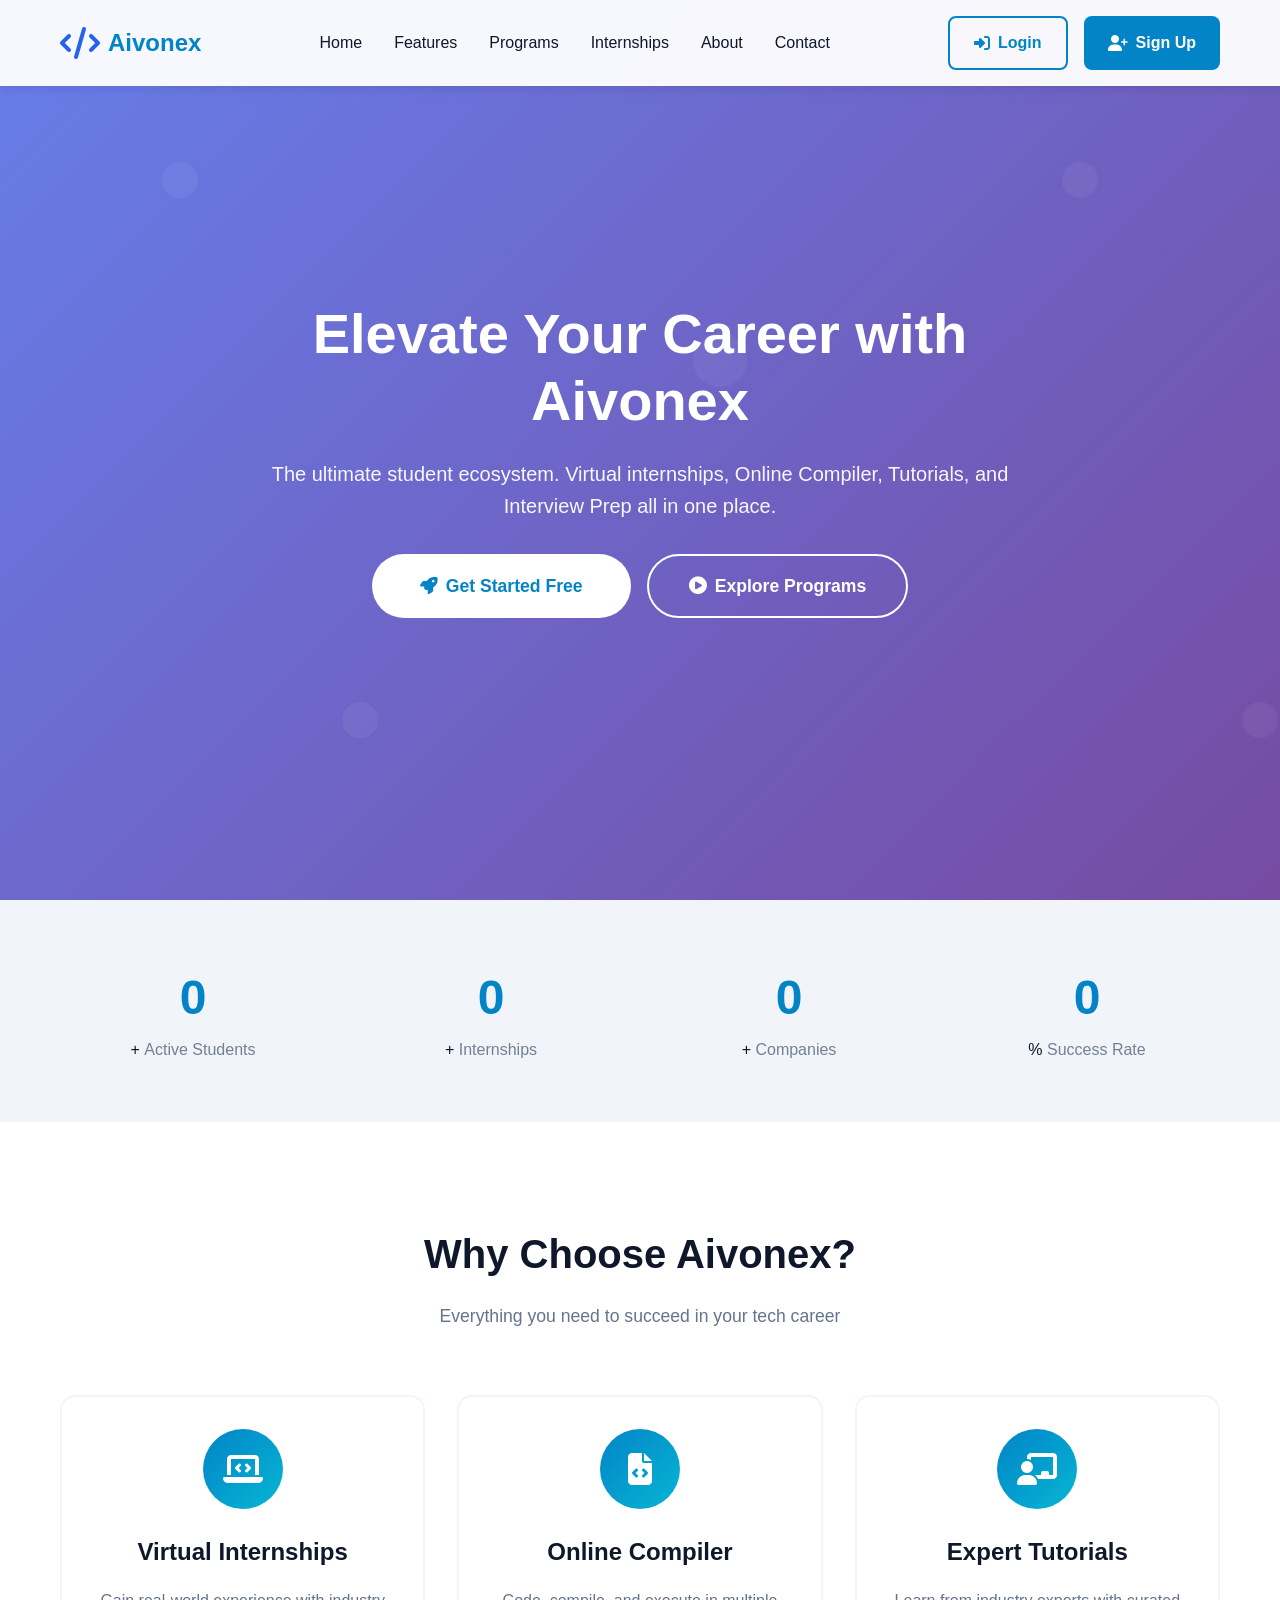
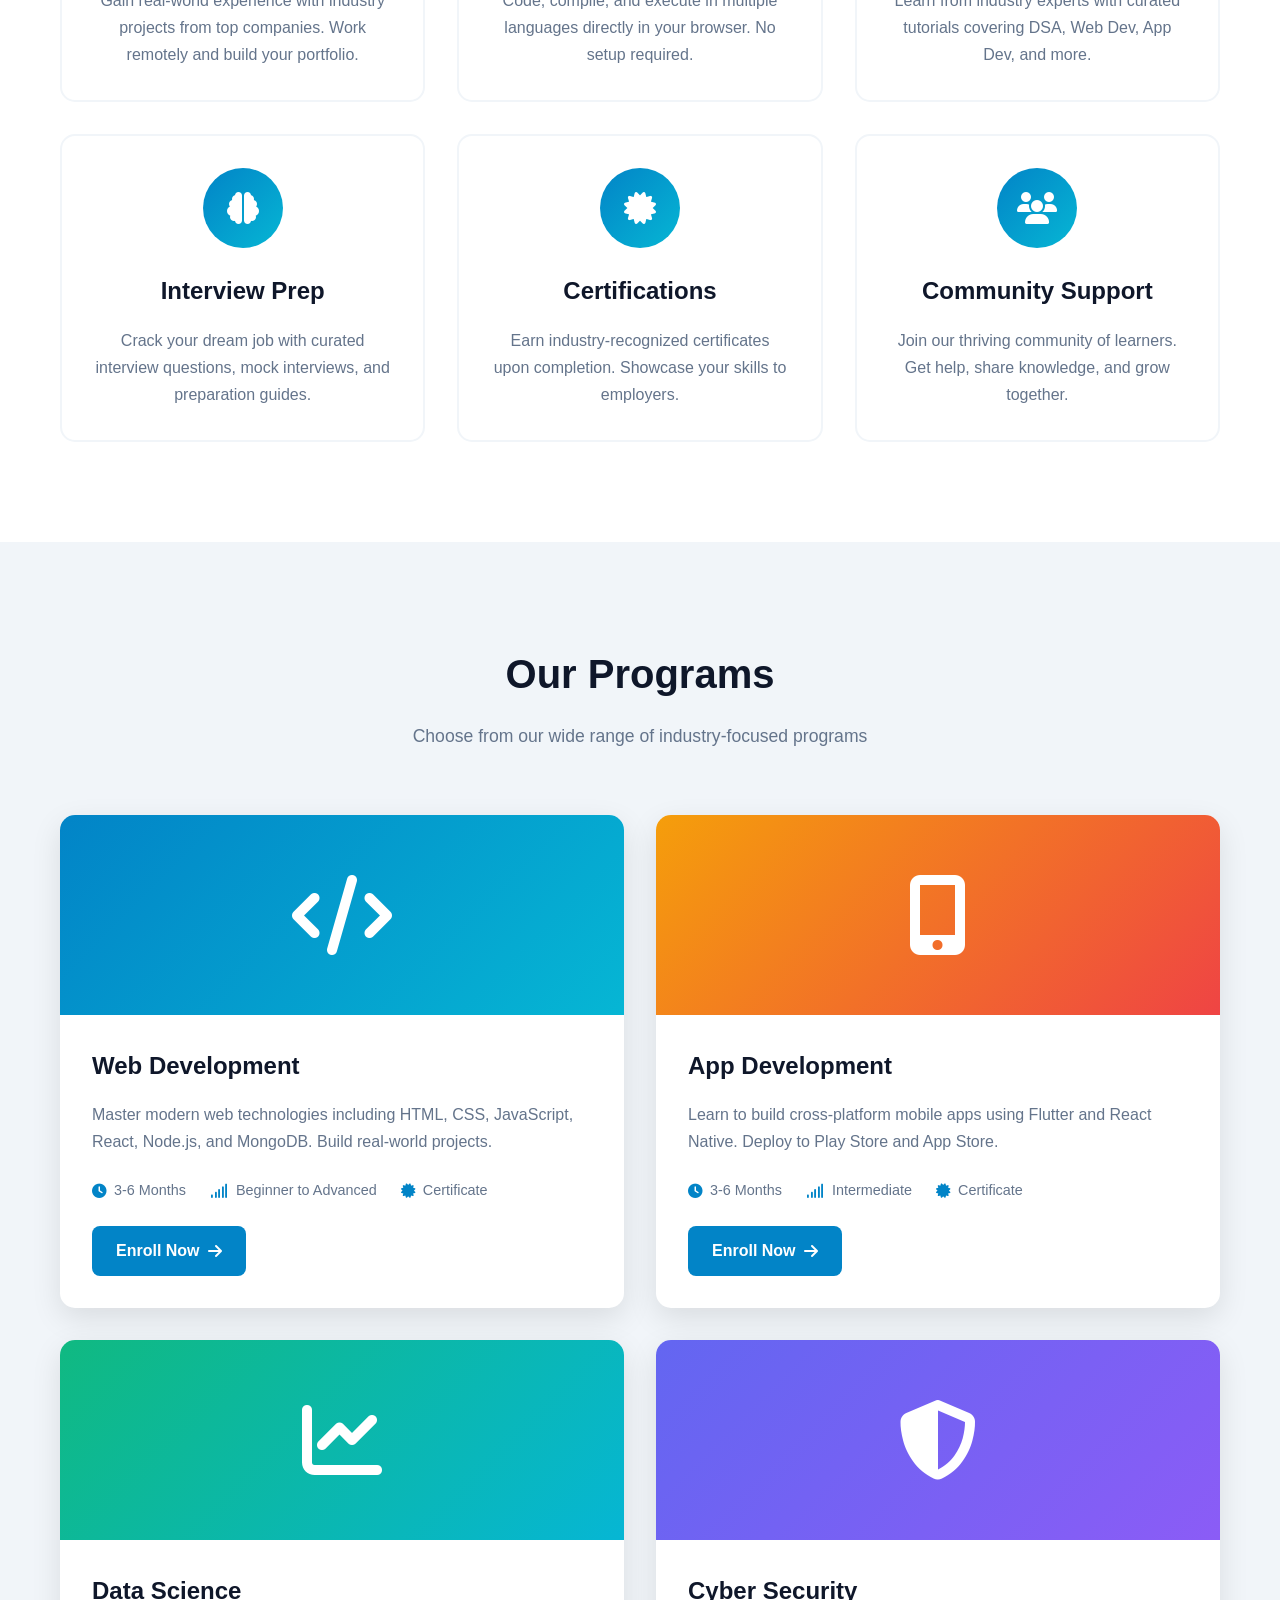
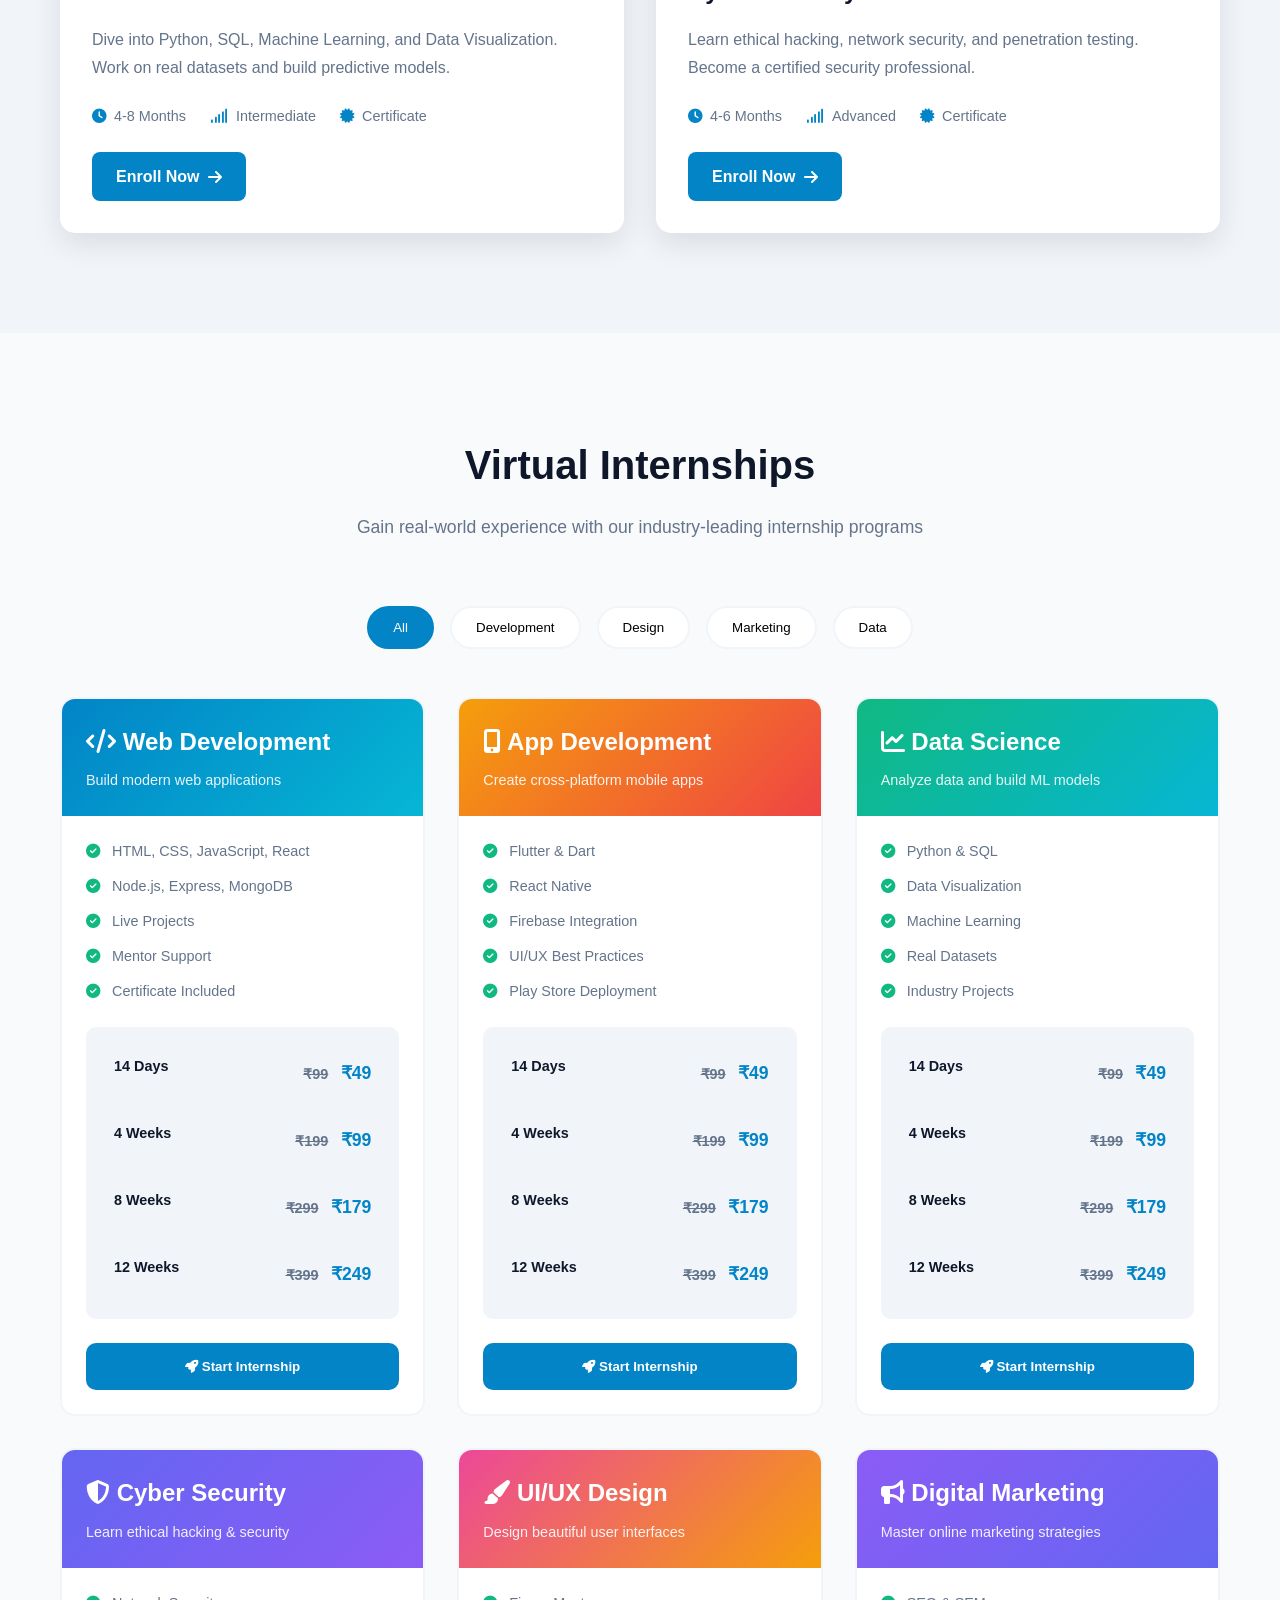
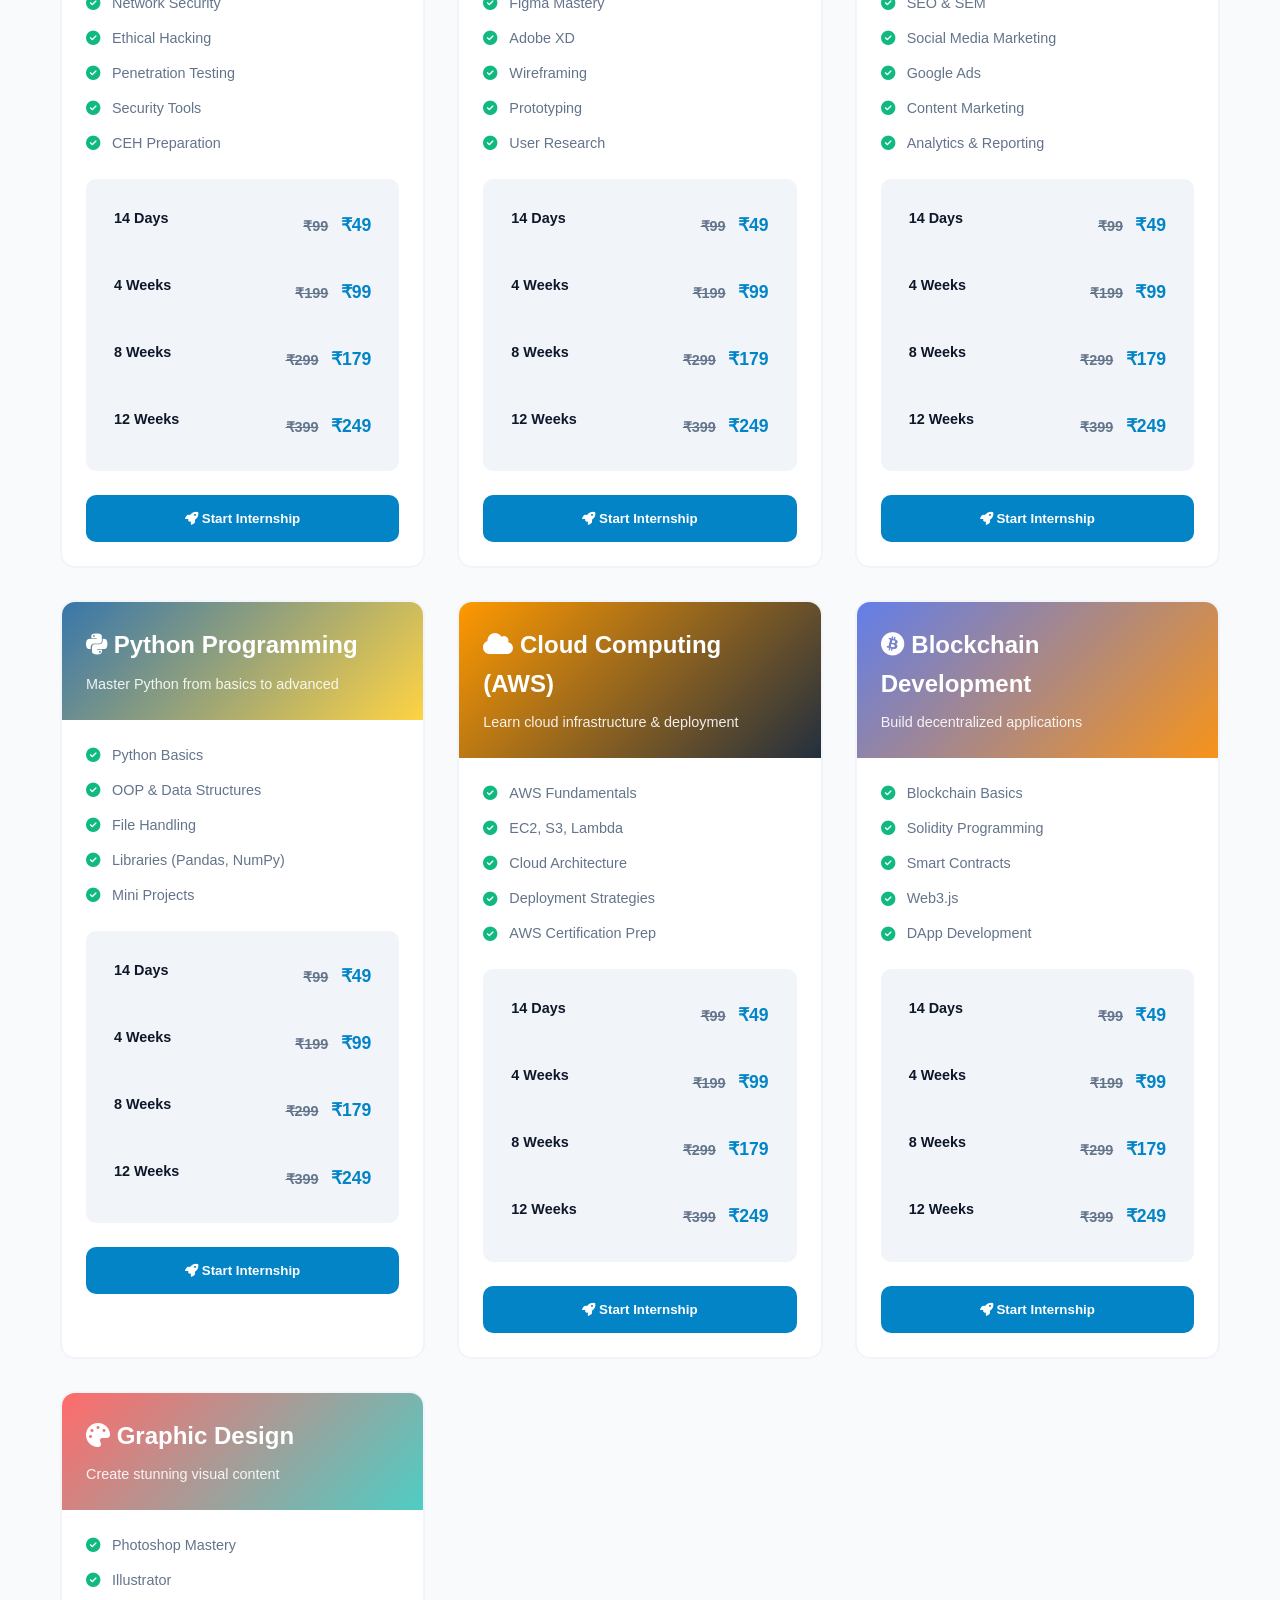
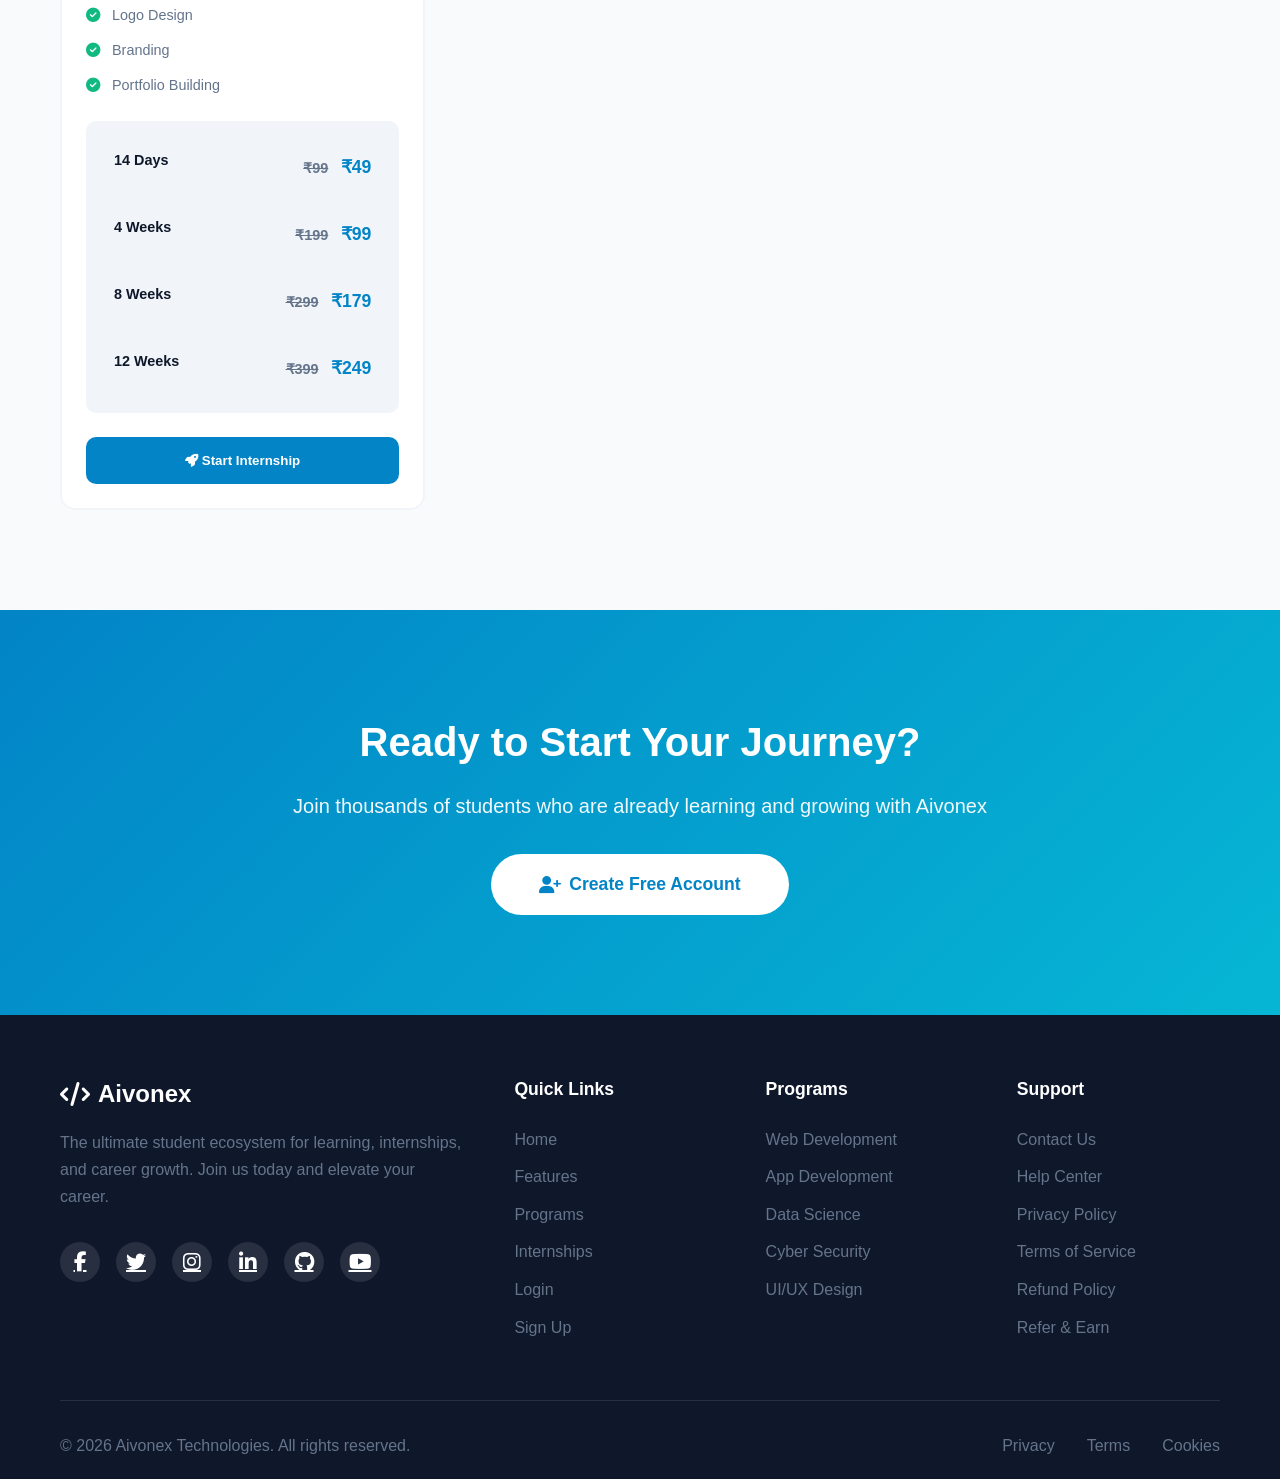
<file: index.html>
<!DOCTYPE html>
<html lang="en" class="scroll-smooth">
<head>
    <meta charset="UTF-8" />
    <meta name="viewport" content="width=device-width, initial-scale=1.0" />
    <meta name="theme-color" content="#0284c7" />
    
    <title>Aivonex Technologies | Elevate Your Career</title>
    <meta name="description" content="The ultimate student ecosystem. Virtual internships, Online Compiler, Tutorials, and Interview Prep all in one place." />
    <meta name="keywords" content="Aivonex, Internships, Coding, Online Compiler, Interview Prep, DSA, Web Development, EdTech" />
    
    <link rel="stylesheet" href="style.css">
    <link rel="stylesheet" href="https://cdnjs.cloudflare.com/ajax/libs/font-awesome/6.4.0/css/all.min.css">
    
    <style>
        * {
            margin: 0;
            padding: 0;
            box-sizing: border-box;
        }
        
        :root {
            --primary: #0284c7;
            --primary-dark: #0369a1;
            --secondary: #06b6d4;
            --accent: #f59e0b;
            --success: #10b981;
            --danger: #ef4444;
            --dark: #0f172a;
            --gray: #64748b;
            --light: #f1f5f9;
            --white: #ffffff;
        }
        
        html {
            scroll-behavior: smooth;
        }
        
        body {
            font-family: 'Segoe UI', Tahoma, Geneva, Verdana, sans-serif;
            line-height: 1.6;
            color: var(--dark);
            background: var(--white);
            overflow-x: hidden;
        }
        
        .container {
            max-width: 1200px;
            margin: 0 auto;
            padding: 0 20px;
        }
        
        /* Navigation */
        .navbar {
            position: fixed;
            top: 0;
            left: 0;
            right: 0;
            background: rgba(255, 255, 255, 0.95);
            backdrop-filter: blur(10px);
            box-shadow: 0 2px 10px rgba(0,0,0,0.1);
            z-index: 1000;
            padding: 1rem 0;
        }
        
        .nav-container {
            display: flex;
            justify-content: space-between;
            align-items: center;
        }
        
        .logo {
            display: flex;
            align-items: center;
            gap: 0.5rem;
            font-size: 1.5rem;
            font-weight: 700;
            color: var(--primary);
            text-decoration: none;
        }
        
        .logo i {
            font-size: 2rem;
        }
        
        .nav-menu {
            display: flex;
            list-style: none;
            gap: 2rem;
        }
        
        .nav-menu a {
            text-decoration: none;
            color: var(--dark);
            font-weight: 500;
            transition: color 0.3s ease;
        }
        
        .nav-menu a:hover {
            color: var(--primary);
        }
        
        .nav-buttons {
            display: flex;
            gap: 1rem;
        }
        
        .btn {
            padding: 0.75rem 1.5rem;
            border-radius: 8px;
            font-weight: 600;
            text-decoration: none;
            transition: all 0.3s ease;
            cursor: pointer;
            border: none;
            display: inline-flex;
            align-items: center;
            gap: 0.5rem;
        }
        
        .btn-outline {
            background: transparent;
            border: 2px solid var(--primary);
            color: var(--primary);
        }
        
        .btn-outline:hover {
            background: var(--primary);
            color: var(--white);
        }
        
        .btn-primary {
            background: var(--primary);
            color: var(--white);
        }
        
        .btn-primary:hover {
            background: var(--primary-dark);
            transform: translateY(-2px);
        }
        
        .mobile-toggle {
            display: none;
            flex-direction: column;
            gap: 5px;
            cursor: pointer;
        }
        
        .mobile-toggle span {
            width: 25px;
            height: 3px;
            background: var(--primary);
            border-radius: 3px;
        }
        
        /* Hero Section */
        .hero {
            padding: 150px 0 100px;
            background: linear-gradient(135deg, #667eea 0%, #764ba2 100%);
            color: var(--white);
            position: relative;
            overflow: hidden;
        }
        
        .hero::before {
            content: '';
            position: absolute;
            top: 0;
            left: 0;
            right: 0;
            bottom: 0;
            background: url('data:image/svg+xml,<svg xmlns="http://www.w3.org/2000/svg" viewBox="0 0 100 100"><circle cx="20" cy="20" r="2" fill="rgba(255,255,255,0.1)"/><circle cx="80" cy="40" r="3" fill="rgba(255,255,255,0.1)"/><circle cx="40" cy="80" r="2" fill="rgba(255,255,255,0.1)"/></svg>');
            opacity: 0.5;
        }
        
        .hero-content {
            position: relative;
            z-index: 1;
            text-align: center;
            max-width: 800px;
            margin: 0 auto;
        }
        
        .hero h1 {
            font-size: 3.5rem;
            font-weight: 800;
            margin-bottom: 1.5rem;
            line-height: 1.2;
        }
        
        .hero p {
            font-size: 1.25rem;
            margin-bottom: 2rem;
            opacity: 0.95;
        }
        
        .hero-buttons {
            display: flex;
            gap: 1rem;
            justify-content: center;
            flex-wrap: wrap;
        }
        
        .btn-hero {
            padding: 1rem 2.5rem;
            font-size: 1.1rem;
            border-radius: 50px;
        }
        
        /* Stats Section */
        .stats {
            padding: 60px 0;
            background: var(--light);
        }
        
        .stats-grid {
            display: grid;
            grid-template-columns: repeat(4, 1fr);
            gap: 2rem;
        }
        
        .stat-card {
            text-align: center;
        }
        
        .stat-number {
            font-size: 3rem;
            font-weight: 700;
            color: var(--primary);
            display: block;
        }
        
        .stat-label {
            color: var(--gray);
            font-size: 1rem;
        }
        
        /* Features Section */
        .features {
            padding: 100px 0;
        }
        
        .section-header {
            text-align: center;
            margin-bottom: 4rem;
        }
        
        .section-header h2 {
            font-size: 2.5rem;
            color: var(--dark);
            margin-bottom: 1rem;
        }
        
        .section-header p {
            color: var(--gray);
            font-size: 1.1rem;
        }
        
        .features-grid {
            display: grid;
            grid-template-columns: repeat(3, 1fr);
            gap: 2rem;
        }
        
        .feature-card {
            background: var(--white);
            border: 2px solid var(--light);
            border-radius: 15px;
            padding: 2rem;
            text-align: center;
            transition: all 0.3s ease;
        }
        
        .feature-card:hover {
            transform: translateY(-10px);
            border-color: var(--primary);
            box-shadow: 0 20px 40px rgba(2, 132, 199, 0.15);
        }
        
        .feature-icon {
            width: 80px;
            height: 80px;
            margin: 0 auto 1.5rem;
            background: linear-gradient(135deg, var(--primary), var(--secondary));
            border-radius: 50%;
            display: flex;
            align-items: center;
            justify-content: center;
        }
        
        .feature-icon i {
            font-size: 2rem;
            color: var(--white);
        }
        
        .feature-card h3 {
            font-size: 1.5rem;
            margin-bottom: 1rem;
            color: var(--dark);
        }
        
        .feature-card p {
            color: var(--gray);
            line-height: 1.7;
        }
        
        /* Programs Section */
        .programs {
            padding: 100px 0;
            background: var(--light);
        }
        
        /* Internships Section */
        .internships {
            padding: 100px 0;
        }
        
        .internship-filters {
            display: flex;
            gap: 1rem;
            justify-content: center;
            margin-bottom: 3rem;
            flex-wrap: wrap;
        }
        
        .filter-btn {
            padding: 0.75rem 1.5rem;
            background: var(--white);
            border: 2px solid var(--light);
            border-radius: 50px;
            cursor: pointer;
            font-weight: 500;
            transition: all 0.3s ease;
        }
        
        .filter-btn:hover, .filter-btn.active {
            background: var(--primary);
            border-color: var(--primary);
            color: var(--white);
        }
        
        .internships-grid {
            display: grid;
            grid-template-columns: repeat(auto-fill, minmax(350px, 1fr));
            gap: 2rem;
        }
        
        .internship-card {
            background: var(--white);
            border: 2px solid var(--light);
            border-radius: 15px;
            overflow: hidden;
            transition: all 0.3s ease;
        }
        
        .internship-card:hover {
            transform: translateY(-5px);
            border-color: var(--primary);
            box-shadow: 0 20px 40px rgba(2, 132, 199, 0.15);
        }
        
        .internship-header {
            padding: 1.5rem;
            background: linear-gradient(135deg, var(--primary), var(--secondary));
            color: var(--white);
        }
        
        .internship-header h3 {
            font-size: 1.5rem;
            margin-bottom: 0.5rem;
        }
        
        .internship-header p {
            opacity: 0.9;
            font-size: 0.9rem;
        }
        
        .internship-body {
            padding: 1.5rem;
        }
        
        .internship-features {
            list-style: none;
            margin-bottom: 1.5rem;
        }
        
        .internship-features li {
            display: flex;
            align-items: center;
            gap: 0.75rem;
            margin-bottom: 0.75rem;
            color: var(--gray);
        }
        
        .internship-features i {
            color: var(--success);
        }
        
        .pricing-options {
            background: var(--light);
            padding: 1rem;
            border-radius: 10px;
            margin-bottom: 1.5rem;
        }
        
        .pricing-option {
            display: flex;
            justify-content: space-between;
            align-items: center;
            padding: 0.75rem;
            margin-bottom: 0.5rem;
            border-radius: 8px;
            transition: background 0.3s ease;
        }
        
        .pricing-option:hover {
            background: var(--white);
        }
        
        .pricing-option:last-child {
            margin-bottom: 0;
        }
        
        .pricing-option .duration {
            font-weight: 600;
            color: var(--dark);
        }
        
        .pricing-option .price {
            font-weight: 700;
            color: var(--primary);
            font-size: 1.1rem;
        }
        
        .pricing-option .price.original {
            text-decoration: line-through;
            color: var(--gray);
            font-size: 0.9rem;
            margin-right: 0.5rem;
        }
        
        .btn-internship {
            width: 100%;
            padding: 1rem;
            background: var(--primary);
            color: var(--white);
            border: none;
            border-radius: 10px;
            font-weight: 600;
            cursor: pointer;
            transition: all 0.3s ease;
        }
        
        .btn-internship:hover {
            background: var(--primary-dark);
            transform: translateY(-2px);
        }
        
        .programs {
            padding: 100px 0;
            background: var(--light);
        }
        
        .programs-grid {
            display: grid;
            grid-template-columns: repeat(2, 1fr);
            gap: 2rem;
        }
        
        .program-card {
            background: var(--white);
            border-radius: 15px;
            overflow: hidden;
            box-shadow: 0 10px 30px rgba(0,0,0,0.1);
            transition: all 0.3s ease;
        }
        
        .program-card:hover {
            transform: translateY(-5px);
            box-shadow: 0 20px 40px rgba(0,0,0,0.15);
        }
        
        .program-image {
            height: 200px;
            background: linear-gradient(135deg, var(--primary), var(--secondary));
            display: flex;
            align-items: center;
            justify-content: center;
        }
        
        .program-image i {
            font-size: 5rem;
            color: var(--white);
        }
        
        .program-content {
            padding: 2rem;
        }
        
        .program-content h3 {
            font-size: 1.5rem;
            margin-bottom: 1rem;
            color: var(--dark);
        }
        
        .program-content p {
            color: var(--gray);
            margin-bottom: 1.5rem;
            line-height: 1.7;
        }
        
        .program-meta {
            display: flex;
            gap: 1.5rem;
            margin-bottom: 1.5rem;
            flex-wrap: wrap;
        }
        
        .program-meta span {
            display: flex;
            align-items: center;
            gap: 0.5rem;
            color: var(--gray);
            font-size: 0.9rem;
        }
        
        .program-meta i {
            color: var(--primary);
        }
        
        /* CTA Section */
        .cta {
            padding: 100px 0;
            background: linear-gradient(135deg, var(--primary), var(--secondary));
            color: var(--white);
            text-align: center;
        }
        
        .cta h2 {
            font-size: 2.5rem;
            margin-bottom: 1rem;
        }
        
        .cta p {
            font-size: 1.25rem;
            margin-bottom: 2rem;
            opacity: 0.95;
        }
        
        .btn-white {
            background: var(--white);
            color: var(--primary);
            padding: 1rem 3rem;
            font-size: 1.1rem;
            border-radius: 50px;
        }
        
        .btn-white:hover {
            transform: translateY(-3px);
            box-shadow: 0 15px 40px rgba(0,0,0,0.2);
        }
        
        /* Footer */
        .footer {
            background: var(--dark);
            color: var(--white);
            padding: 60px 0 20px;
        }
        
        .footer-grid {
            display: grid;
            grid-template-columns: 2fr 1fr 1fr 1fr;
            gap: 3rem;
            margin-bottom: 3rem;
        }
        
        .footer-about h3 {
            font-size: 1.5rem;
            margin-bottom: 1rem;
            display: flex;
            align-items: center;
            gap: 0.5rem;
        }
        
        .footer-about p {
            color: var(--gray);
            line-height: 1.7;
            margin-bottom: 1.5rem;
        }
        
        .social-links {
            display: flex;
            gap: 1rem;
        }
        
        .social-links a {
            width: 40px;
            height: 40px;
            background: rgba(255,255,255,0.1);
            border-radius: 50%;
            display: flex;
            align-items: center;
            justify-content: center;
            color: var(--white);
            transition: all 0.3s ease;
        }
        
        .social-links a:hover {
            background: var(--primary);
            transform: translateY(-3px);
        }
        
        .footer-links h4 {
            margin-bottom: 1.5rem;
            font-size: 1.1rem;
        }
        
        .footer-links ul {
            list-style: none;
        }
        
        .footer-links li {
            margin-bottom: 0.75rem;
        }
        
        .footer-links a {
            color: var(--gray);
            text-decoration: none;
            transition: color 0.3s ease;
        }
        
        .footer-links a:hover {
            color: var(--white);
        }
        
        .footer-bottom {
            border-top: 1px solid rgba(255,255,255,0.1);
            padding-top: 2rem;
            display: flex;
            justify-content: space-between;
            align-items: center;
            flex-wrap: wrap;
            gap: 1rem;
        }
        
        .footer-bottom p {
            color: var(--gray);
        }
        
        .footer-bottom-links {
            display: flex;
            gap: 2rem;
        }
        
        .footer-bottom-links a {
            color: var(--gray);
            text-decoration: none;
        }
        
        .footer-bottom-links a:hover {
            color: var(--white);
        }
        
        /* Responsive */
        @media (max-width: 768px) {
            .nav-menu {
                position: fixed;
                top: 70px;
                left: -100%;
                width: 100%;
                background: var(--white);
                flex-direction: column;
                padding: 2rem;
                gap: 1rem;
                transition: left 0.3s ease;
                box-shadow: 0 10px 30px rgba(0,0,0,0.1);
            }
            
            .nav-menu.active {
                left: 0;
            }
            
            .nav-buttons {
                display: none;
            }
            
            .mobile-toggle {
                display: flex;
            }
            
            .hero h1 {
                font-size: 2.5rem;
            }
            
            .stats-grid,
            .features-grid,
            .programs-grid,
            .footer-grid {
                grid-template-columns: 1fr;
            }
        }
    </style>
</head>
<body>
    <!-- Navigation -->
    <nav class="navbar">
        <div class="container nav-container">
            <a href="#" class="logo">
                <i class="fas fa-code"></i>
                Aivonex
            </a>
            
            <ul class="nav-menu" id="navMenu">
                <li><a href="#home">Home</a></li>
                <li><a href="#features">Features</a></li>
                <li><a href="#programs">Programs</a></li>
                <li><a href="#internships">Internships</a></li>
                <li><a href="#about">About</a></li>
                <li><a href="#contact">Contact</a></li>
            </ul>
            
            <div class="nav-buttons">
                <a href="pages/login.html" class="btn btn-outline">
                    <i class="fas fa-sign-in-alt"></i> Login
                </a>
                <a href="pages/signup.html" class="btn btn-primary">
                    <i class="fas fa-user-plus"></i> Sign Up
                </a>
            </div>
            
            <div class="mobile-toggle" id="mobileToggle">
                <span></span>
                <span></span>
                <span></span>
            </div>
        </div>
    </nav>

    <!-- Hero Section -->
    <section class="hero" id="home">
        <div class="container hero-content">
            <h1>Elevate Your Career with Aivonex</h1>
            <p>The ultimate student ecosystem. Virtual internships, Online Compiler, Tutorials, and Interview Prep all in one place.</p>
            <div class="hero-buttons">
                <a href="pages/signup.html" class="btn btn-white btn-hero">
                    <i class="fas fa-rocket"></i> Get Started Free
                </a>
                <a href="#programs" class="btn btn-outline btn-hero" style="border-color: white; color: white;">
                    <i class="fas fa-play-circle"></i> Explore Programs
                </a>
            </div>
        </div>
    </section>

    <!-- Stats Section -->
    <section class="stats">
        <div class="container">
            <div class="stats-grid">
                <div class="stat-card">
                    <span class="stat-number" data-count="10000">0</span>+
                    <span class="stat-label">Active Students</span>
                </div>
                <div class="stat-card">
                    <span class="stat-number" data-count="500">0</span>+
                    <span class="stat-label">Internships</span>
                </div>
                <div class="stat-card">
                    <span class="stat-number" data-count="100">0</span>+
                    <span class="stat-label">Companies</span>
                </div>
                <div class="stat-card">
                    <span class="stat-number" data-count="95">0</span>%
                    <span class="stat-label">Success Rate</span>
                </div>
            </div>
        </div>
    </section>

    <!-- Features Section -->
    <section class="features" id="features">
        <div class="container">
            <div class="section-header">
                <h2>Why Choose Aivonex?</h2>
                <p>Everything you need to succeed in your tech career</p>
            </div>
            
            <div class="features-grid">
                <div class="feature-card">
                    <div class="feature-icon">
                        <i class="fas fa-laptop-code"></i>
                    </div>
                    <h3>Virtual Internships</h3>
                    <p>Gain real-world experience with industry projects from top companies. Work remotely and build your portfolio.</p>
                </div>
                
                <div class="feature-card">
                    <div class="feature-icon">
                        <i class="fas fa-file-code"></i>
                    </div>
                    <h3>Online Compiler</h3>
                    <p>Code, compile, and execute in multiple languages directly in your browser. No setup required.</p>
                </div>
                
                <div class="feature-card">
                    <div class="feature-icon">
                        <i class="fas fa-chalkboard-teacher"></i>
                    </div>
                    <h3>Expert Tutorials</h3>
                    <p>Learn from industry experts with curated tutorials covering DSA, Web Dev, App Dev, and more.</p>
                </div>
                
                <div class="feature-card">
                    <div class="feature-icon">
                        <i class="fas fa-brain"></i>
                    </div>
                    <h3>Interview Prep</h3>
                    <p>Crack your dream job with curated interview questions, mock interviews, and preparation guides.</p>
                </div>
                
                <div class="feature-card">
                    <div class="feature-icon">
                        <i class="fas fa-certificate"></i>
                    </div>
                    <h3>Certifications</h3>
                    <p>Earn industry-recognized certificates upon completion. Showcase your skills to employers.</p>
                </div>
                
                <div class="feature-card">
                    <div class="feature-icon">
                        <i class="fas fa-users"></i>
                    </div>
                    <h3>Community Support</h3>
                    <p>Join our thriving community of learners. Get help, share knowledge, and grow together.</p>
                </div>
            </div>
        </div>
    </section>

    <!-- Programs Section -->
    <section class="programs" id="programs">
        <div class="container">
            <div class="section-header">
                <h2>Our Programs</h2>
                <p>Choose from our wide range of industry-focused programs</p>
            </div>
            
            <div class="programs-grid">
                <div class="program-card">
                    <div class="program-image">
                        <i class="fas fa-code"></i>
                    </div>
                    <div class="program-content">
                        <h3>Web Development</h3>
                        <p>Master modern web technologies including HTML, CSS, JavaScript, React, Node.js, and MongoDB. Build real-world projects.</p>
                        <div class="program-meta">
                            <span><i class="fas fa-clock"></i> 3-6 Months</span>
                            <span><i class="fas fa-signal"></i> Beginner to Advanced</span>
                            <span><i class="fas fa-certificate"></i> Certificate</span>
                        </div>
                        <a href="pages/courses.html" class="btn btn-primary">
                            Enroll Now <i class="fas fa-arrow-right"></i>
                        </a>
                    </div>
                </div>
                
                <div class="program-card">
                    <div class="program-image" style="background: linear-gradient(135deg, #f59e0b, #ef4444);">
                        <i class="fas fa-mobile-alt"></i>
                    </div>
                    <div class="program-content">
                        <h3>App Development</h3>
                        <p>Learn to build cross-platform mobile apps using Flutter and React Native. Deploy to Play Store and App Store.</p>
                        <div class="program-meta">
                            <span><i class="fas fa-clock"></i> 3-6 Months</span>
                            <span><i class="fas fa-signal"></i> Intermediate</span>
                            <span><i class="fas fa-certificate"></i> Certificate</span>
                        </div>
                        <a href="pages/courses.html" class="btn btn-primary">
                            Enroll Now <i class="fas fa-arrow-right"></i>
                        </a>
                    </div>
                </div>
                
                <div class="program-card">
                    <div class="program-image" style="background: linear-gradient(135deg, #10b981, #06b6d4);">
                        <i class="fas fa-chart-line"></i>
                    </div>
                    <div class="program-content">
                        <h3>Data Science</h3>
                        <p>Dive into Python, SQL, Machine Learning, and Data Visualization. Work on real datasets and build predictive models.</p>
                        <div class="program-meta">
                            <span><i class="fas fa-clock"></i> 4-8 Months</span>
                            <span><i class="fas fa-signal"></i> Intermediate</span>
                            <span><i class="fas fa-certificate"></i> Certificate</span>
                        </div>
                        <a href="pages/courses.html" class="btn btn-primary">
                            Enroll Now <i class="fas fa-arrow-right"></i>
                        </a>
                    </div>
                </div>
                
                <div class="program-card">
                    <div class="program-image" style="background: linear-gradient(135deg, #6366f1, #8b5cf6);">
                        <i class="fas fa-shield-alt"></i>
                    </div>
                    <div class="program-content">
                        <h3>Cyber Security</h3>
                        <p>Learn ethical hacking, network security, and penetration testing. Become a certified security professional.</p>
                        <div class="program-meta">
                            <span><i class="fas fa-clock"></i> 4-6 Months</span>
                            <span><i class="fas fa-signal"></i> Advanced</span>
                            <span><i class="fas fa-certificate"></i> Certificate</span>
                        </div>
                        <a href="pages/courses.html" class="btn btn-primary">
                            Enroll Now <i class="fas fa-arrow-right"></i>
                        </a>
                    </div>
                </div>
            </div>
        </div>
    </section>

    <!-- Internships Section -->
    <section class="internships" id="internships">
        <div class="container">
            <div class="section-header">
                <h2>Virtual Internships</h2>
                <p>Gain real-world experience with our industry-leading internship programs</p>
            </div>
            
            <div class="internship-filters">
                <button class="filter-btn active" data-filter="all">All</button>
                <button class="filter-btn" data-filter="development">Development</button>
                <button class="filter-btn" data-filter="design">Design</button>
                <button class="filter-btn" data-filter="marketing">Marketing</button>
                <button class="filter-btn" data-filter="data">Data</button>
            </div>
            
            <div class="internships-grid">
                <!-- Web Development Internship -->
                <div class="internship-card" data-category="development">
                    <div class="internship-header">
                        <h3><i class="fas fa-code"></i> Web Development</h3>
                        <p>Build modern web applications</p>
                    </div>
                    <div class="internship-body">
                        <ul class="internship-features">
                            <li><i class="fas fa-check-circle"></i> HTML, CSS, JavaScript, React</li>
                            <li><i class="fas fa-check-circle"></i> Node.js, Express, MongoDB</li>
                            <li><i class="fas fa-check-circle"></i> Live Projects</li>
                            <li><i class="fas fa-check-circle"></i> Mentor Support</li>
                            <li><i class="fas fa-check-circle"></i> Certificate Included</li>
                        </ul>
                        <div class="pricing-options">
                            <div class="pricing-option">
                                <span class="duration">14 Days</span>
                                <div>
                                    <span class="price original">₹99</span>
                                    <span class="price">₹49</span>
                                </div>
                            </div>
                            <div class="pricing-option">
                                <span class="duration">4 Weeks</span>
                                <div>
                                    <span class="price original">₹199</span>
                                    <span class="price">₹99</span>
                                </div>
                            </div>
                            <div class="pricing-option">
                                <span class="duration">8 Weeks</span>
                                <div>
                                    <span class="price original">₹299</span>
                                    <span class="price">₹179</span>
                                </div>
                            </div>
                            <div class="pricing-option">
                                <span class="duration">12 Weeks</span>
                                <div>
                                    <span class="price original">₹399</span>
                                    <span class="price">₹249</span>
                                </div>
                            </div>
                        </div>
                        <button class="btn-internship" onclick="window.location.href='pages/payment.html'">
                            <i class="fas fa-rocket"></i> Start Internship
                        </button>
                    </div>
                </div>

                <!-- App Development Internship -->
                <div class="internship-card" data-category="development">
                    <div class="internship-header" style="background: linear-gradient(135deg, #f59e0b, #ef4444);">
                        <h3><i class="fas fa-mobile-alt"></i> App Development</h3>
                        <p>Create cross-platform mobile apps</p>
                    </div>
                    <div class="internship-body">
                        <ul class="internship-features">
                            <li><i class="fas fa-check-circle"></i> Flutter & Dart</li>
                            <li><i class="fas fa-check-circle"></i> React Native</li>
                            <li><i class="fas fa-check-circle"></i> Firebase Integration</li>
                            <li><i class="fas fa-check-circle"></i> UI/UX Best Practices</li>
                            <li><i class="fas fa-check-circle"></i> Play Store Deployment</li>
                        </ul>
                        <div class="pricing-options">
                            <div class="pricing-option">
                                <span class="duration">14 Days</span>
                                <div>
                                    <span class="price original">₹99</span>
                                    <span class="price">₹49</span>
                                </div>
                            </div>
                            <div class="pricing-option">
                                <span class="duration">4 Weeks</span>
                                <div>
                                    <span class="price original">₹199</span>
                                    <span class="price">₹99</span>
                                </div>
                            </div>
                            <div class="pricing-option">
                                <span class="duration">8 Weeks</span>
                                <div>
                                    <span class="price original">₹299</span>
                                    <span class="price">₹179</span>
                                </div>
                            </div>
                            <div class="pricing-option">
                                <span class="duration">12 Weeks</span>
                                <div>
                                    <span class="price original">₹399</span>
                                    <span class="price">₹249</span>
                                </div>
                            </div>
                        </div>
                        <button class="btn-internship" onclick="window.location.href='pages/payment.html'">
                            <i class="fas fa-rocket"></i> Start Internship
                        </button>
                    </div>
                </div>

                <!-- Data Science Internship -->
                <div class="internship-card" data-category="data">
                    <div class="internship-header" style="background: linear-gradient(135deg, #10b981, #06b6d4);">
                        <h3><i class="fas fa-chart-line"></i> Data Science</h3>
                        <p>Analyze data and build ML models</p>
                    </div>
                    <div class="internship-body">
                        <ul class="internship-features">
                            <li><i class="fas fa-check-circle"></i> Python & SQL</li>
                            <li><i class="fas fa-check-circle"></i> Data Visualization</li>
                            <li><i class="fas fa-check-circle"></i> Machine Learning</li>
                            <li><i class="fas fa-check-circle"></i> Real Datasets</li>
                            <li><i class="fas fa-check-circle"></i> Industry Projects</li>
                        </ul>
                        <div class="pricing-options">
                            <div class="pricing-option">
                                <span class="duration">14 Days</span>
                                <div>
                                    <span class="price original">₹99</span>
                                    <span class="price">₹49</span>
                                </div>
                            </div>
                            <div class="pricing-option">
                                <span class="duration">4 Weeks</span>
                                <div>
                                    <span class="price original">₹199</span>
                                    <span class="price">₹99</span>
                                </div>
                            </div>
                            <div class="pricing-option">
                                <span class="duration">8 Weeks</span>
                                <div>
                                    <span class="price original">₹299</span>
                                    <span class="price">₹179</span>
                                </div>
                            </div>
                            <div class="pricing-option">
                                <span class="duration">12 Weeks</span>
                                <div>
                                    <span class="price original">₹399</span>
                                    <span class="price">₹249</span>
                                </div>
                            </div>
                        </div>
                        <button class="btn-internship" onclick="window.location.href='pages/payment.html'">
                            <i class="fas fa-rocket"></i> Start Internship
                        </button>
                    </div>
                </div>

                <!-- Cyber Security Internship -->
                <div class="internship-card" data-category="development">
                    <div class="internship-header" style="background: linear-gradient(135deg, #6366f1, #8b5cf6);">
                        <h3><i class="fas fa-shield-alt"></i> Cyber Security</h3>
                        <p>Learn ethical hacking & security</p>
                    </div>
                    <div class="internship-body">
                        <ul class="internship-features">
                            <li><i class="fas fa-check-circle"></i> Network Security</li>
                            <li><i class="fas fa-check-circle"></i> Ethical Hacking</li>
                            <li><i class="fas fa-check-circle"></i> Penetration Testing</li>
                            <li><i class="fas fa-check-circle"></i> Security Tools</li>
                            <li><i class="fas fa-check-circle"></i> CEH Preparation</li>
                        </ul>
                        <div class="pricing-options">
                            <div class="pricing-option">
                                <span class="duration">14 Days</span>
                                <div>
                                    <span class="price original">₹99</span>
                                    <span class="price">₹49</span>
                                </div>
                            </div>
                            <div class="pricing-option">
                                <span class="duration">4 Weeks</span>
                                <div>
                                    <span class="price original">₹199</span>
                                    <span class="price">₹99</span>
                                </div>
                            </div>
                            <div class="pricing-option">
                                <span class="duration">8 Weeks</span>
                                <div>
                                    <span class="price original">₹299</span>
                                    <span class="price">₹179</span>
                                </div>
                            </div>
                            <div class="pricing-option">
                                <span class="duration">12 Weeks</span>
                                <div>
                                    <span class="price original">₹399</span>
                                    <span class="price">₹249</span>
                                </div>
                            </div>
                        </div>
                        <button class="btn-internship" onclick="window.location.href='pages/payment.html'">
                            <i class="fas fa-rocket"></i> Start Internship
                        </button>
                    </div>
                </div>

                <!-- UI/UX Design Internship -->
                <div class="internship-card" data-category="design">
                    <div class="internship-header" style="background: linear-gradient(135deg, #ec4899, #f59e0b);">
                        <h3><i class="fas fa-paint-brush"></i> UI/UX Design</h3>
                        <p>Design beautiful user interfaces</p>
                    </div>
                    <div class="internship-body">
                        <ul class="internship-features">
                            <li><i class="fas fa-check-circle"></i> Figma Mastery</li>
                            <li><i class="fas fa-check-circle"></i> Adobe XD</li>
                            <li><i class="fas fa-check-circle"></i> Wireframing</li>
                            <li><i class="fas fa-check-circle"></i> Prototyping</li>
                            <li><i class="fas fa-check-circle"></i> User Research</li>
                        </ul>
                        <div class="pricing-options">
                            <div class="pricing-option">
                                <span class="duration">14 Days</span>
                                <div>
                                    <span class="price original">₹99</span>
                                    <span class="price">₹49</span>
                                </div>
                            </div>
                            <div class="pricing-option">
                                <span class="duration">4 Weeks</span>
                                <div>
                                    <span class="price original">₹199</span>
                                    <span class="price">₹99</span>
                                </div>
                            </div>
                            <div class="pricing-option">
                                <span class="duration">8 Weeks</span>
                                <div>
                                    <span class="price original">₹299</span>
                                    <span class="price">₹179</span>
                                </div>
                            </div>
                            <div class="pricing-option">
                                <span class="duration">12 Weeks</span>
                                <div>
                                    <span class="price original">₹399</span>
                                    <span class="price">₹249</span>
                                </div>
                            </div>
                        </div>
                        <button class="btn-internship" onclick="window.location.href='pages/payment.html'">
                            <i class="fas fa-rocket"></i> Start Internship
                        </button>
                    </div>
                </div>

                <!-- Digital Marketing Internship -->
                <div class="internship-card" data-category="marketing">
                    <div class="internship-header" style="background: linear-gradient(135deg, #8b5cf6, #6366f1);">
                        <h3><i class="fas fa-bullhorn"></i> Digital Marketing</h3>
                        <p>Master online marketing strategies</p>
                    </div>
                    <div class="internship-body">
                        <ul class="internship-features">
                            <li><i class="fas fa-check-circle"></i> SEO & SEM</li>
                            <li><i class="fas fa-check-circle"></i> Social Media Marketing</li>
                            <li><i class="fas fa-check-circle"></i> Google Ads</li>
                            <li><i class="fas fa-check-circle"></i> Content Marketing</li>
                            <li><i class="fas fa-check-circle"></i> Analytics & Reporting</li>
                        </ul>
                        <div class="pricing-options">
                            <div class="pricing-option">
                                <span class="duration">14 Days</span>
                                <div>
                                    <span class="price original">₹99</span>
                                    <span class="price">₹49</span>
                                </div>
                            </div>
                            <div class="pricing-option">
                                <span class="duration">4 Weeks</span>
                                <div>
                                    <span class="price original">₹199</span>
                                    <span class="price">₹99</span>
                                </div>
                            </div>
                            <div class="pricing-option">
                                <span class="duration">8 Weeks</span>
                                <div>
                                    <span class="price original">₹299</span>
                                    <span class="price">₹179</span>
                                </div>
                            </div>
                            <div class="pricing-option">
                                <span class="duration">12 Weeks</span>
                                <div>
                                    <span class="price original">₹399</span>
                                    <span class="price">₹249</span>
                                </div>
                            </div>
                        </div>
                        <button class="btn-internship" onclick="window.location.href='pages/payment.html'">
                            <i class="fas fa-rocket"></i> Start Internship
                        </button>
                    </div>
                </div>

                <!-- Python Programming Internship -->
                <div class="internship-card" data-category="development">
                    <div class="internship-header" style="background: linear-gradient(135deg, #3776ab, #ffd343);">
                        <h3><i class="fab fa-python"></i> Python Programming</h3>
                        <p>Master Python from basics to advanced</p>
                    </div>
                    <div class="internship-body">
                        <ul class="internship-features">
                            <li><i class="fas fa-check-circle"></i> Python Basics</li>
                            <li><i class="fas fa-check-circle"></i> OOP & Data Structures</li>
                            <li><i class="fas fa-check-circle"></i> File Handling</li>
                            <li><i class="fas fa-check-circle"></i> Libraries (Pandas, NumPy)</li>
                            <li><i class="fas fa-check-circle"></i> Mini Projects</li>
                        </ul>
                        <div class="pricing-options">
                            <div class="pricing-option">
                                <span class="duration">14 Days</span>
                                <div>
                                    <span class="price original">₹99</span>
                                    <span class="price">₹49</span>
                                </div>
                            </div>
                            <div class="pricing-option">
                                <span class="duration">4 Weeks</span>
                                <div>
                                    <span class="price original">₹199</span>
                                    <span class="price">₹99</span>
                                </div>
                            </div>
                            <div class="pricing-option">
                                <span class="duration">8 Weeks</span>
                                <div>
                                    <span class="price original">₹299</span>
                                    <span class="price">₹179</span>
                                </div>
                            </div>
                            <div class="pricing-option">
                                <span class="duration">12 Weeks</span>
                                <div>
                                    <span class="price original">₹399</span>
                                    <span class="price">₹249</span>
                                </div>
                            </div>
                        </div>
                        <button class="btn-internship" onclick="window.location.href='pages/payment.html'">
                            <i class="fas fa-rocket"></i> Start Internship
                        </button>
                    </div>
                </div>

                <!-- Cloud Computing Internship -->
                <div class="internship-card" data-category="development">
                    <div class="internship-header" style="background: linear-gradient(135deg, #ff9900, #232f3e);">
                        <h3><i class="fas fa-cloud"></i> Cloud Computing (AWS)</h3>
                        <p>Learn cloud infrastructure & deployment</p>
                    </div>
                    <div class="internship-body">
                        <ul class="internship-features">
                            <li><i class="fas fa-check-circle"></i> AWS Fundamentals</li>
                            <li><i class="fas fa-check-circle"></i> EC2, S3, Lambda</li>
                            <li><i class="fas fa-check-circle"></i> Cloud Architecture</li>
                            <li><i class="fas fa-check-circle"></i> Deployment Strategies</li>
                            <li><i class="fas fa-check-circle"></i> AWS Certification Prep</li>
                        </ul>
                        <div class="pricing-options">
                            <div class="pricing-option">
                                <span class="duration">14 Days</span>
                                <div>
                                    <span class="price original">₹99</span>
                                    <span class="price">₹49</span>
                                </div>
                            </div>
                            <div class="pricing-option">
                                <span class="duration">4 Weeks</span>
                                <div>
                                    <span class="price original">₹199</span>
                                    <span class="price">₹99</span>
                                </div>
                            </div>
                            <div class="pricing-option">
                                <span class="duration">8 Weeks</span>
                                <div>
                                    <span class="price original">₹299</span>
                                    <span class="price">₹179</span>
                                </div>
                            </div>
                            <div class="pricing-option">
                                <span class="duration">12 Weeks</span>
                                <div>
                                    <span class="price original">₹399</span>
                                    <span class="price">₹249</span>
                                </div>
                            </div>
                        </div>
                        <button class="btn-internship" onclick="window.location.href='pages/payment.html'">
                            <i class="fas fa-rocket"></i> Start Internship
                        </button>
                    </div>
                </div>

                <!-- Blockchain Internship -->
                <div class="internship-card" data-category="development">
                    <div class="internship-header" style="background: linear-gradient(135deg, #627eea, #f7931a);">
                        <h3><i class="fab fa-bitcoin"></i> Blockchain Development</h3>
                        <p>Build decentralized applications</p>
                    </div>
                    <div class="internship-body">
                        <ul class="internship-features">
                            <li><i class="fas fa-check-circle"></i> Blockchain Basics</li>
                            <li><i class="fas fa-check-circle"></i> Solidity Programming</li>
                            <li><i class="fas fa-check-circle"></i> Smart Contracts</li>
                            <li><i class="fas fa-check-circle"></i> Web3.js</li>
                            <li><i class="fas fa-check-circle"></i> DApp Development</li>
                        </ul>
                        <div class="pricing-options">
                            <div class="pricing-option">
                                <span class="duration">14 Days</span>
                                <div>
                                    <span class="price original">₹99</span>
                                    <span class="price">₹49</span>
                                </div>
                            </div>
                            <div class="pricing-option">
                                <span class="duration">4 Weeks</span>
                                <div>
                                    <span class="price original">₹199</span>
                                    <span class="price">₹99</span>
                                </div>
                            </div>
                            <div class="pricing-option">
                                <span class="duration">8 Weeks</span>
                                <div>
                                    <span class="price original">₹299</span>
                                    <span class="price">₹179</span>
                                </div>
                            </div>
                            <div class="pricing-option">
                                <span class="duration">12 Weeks</span>
                                <div>
                                    <span class="price original">₹399</span>
                                    <span class="price">₹249</span>
                                </div>
                            </div>
                        </div>
                        <button class="btn-internship" onclick="window.location.href='pages/payment.html'">
                            <i class="fas fa-rocket"></i> Start Internship
                        </button>
                    </div>
                </div>

                <!-- Graphic Design Internship -->
                <div class="internship-card" data-category="design">
                    <div class="internship-header" style="background: linear-gradient(135deg, #ff6b6b, #4ecdc4);">
                        <h3><i class="fas fa-palette"></i> Graphic Design</h3>
                        <p>Create stunning visual content</p>
                    </div>
                    <div class="internship-body">
                        <ul class="internship-features">
                            <li><i class="fas fa-check-circle"></i> Photoshop Mastery</li>
                            <li><i class="fas fa-check-circle"></i> Illustrator</li>
                            <li><i class="fas fa-check-circle"></i> Logo Design</li>
                            <li><i class="fas fa-check-circle"></i> Branding</li>
                            <li><i class="fas fa-check-circle"></i> Portfolio Building</li>
                        </ul>
                        <div class="pricing-options">
                            <div class="pricing-option">
                                <span class="duration">14 Days</span>
                                <div>
                                    <span class="price original">₹99</span>
                                    <span class="price">₹49</span>
                                </div>
                            </div>
                            <div class="pricing-option">
                                <span class="duration">4 Weeks</span>
                                <div>
                                    <span class="price original">₹199</span>
                                    <span class="price">₹99</span>
                                </div>
                            </div>
                            <div class="pricing-option">
                                <span class="duration">8 Weeks</span>
                                <div>
                                    <span class="price original">₹299</span>
                                    <span class="price">₹179</span>
                                </div>
                            </div>
                            <div class="pricing-option">
                                <span class="duration">12 Weeks</span>
                                <div>
                                    <span class="price original">₹399</span>
                                    <span class="price">₹249</span>
                                </div>
                            </div>
                        </div>
                        <button class="btn-internship" onclick="window.location.href='pages/payment.html'">
                            <i class="fas fa-rocket"></i> Start Internship
                        </button>
                    </div>
                </div>
            </div>
        </div>
    </section>

    <!-- CTA Section -->
    <section class="cta">
        <div class="container">
            <h2>Ready to Start Your Journey?</h2>
            <p>Join thousands of students who are already learning and growing with Aivonex</p>
            <a href="pages/signup.html" class="btn btn-white btn-hero">
                <i class="fas fa-user-plus"></i> Create Free Account
            </a>
        </div>
    </section>

    <!-- Footer -->
    <footer class="footer" id="contact">
        <div class="container">
            <div class="footer-grid">
                <div class="footer-about">
                    <h3>
                        <i class="fas fa-code"></i>
                        Aivonex
                    </h3>
                    <p>The ultimate student ecosystem for learning, internships, and career growth. Join us today and elevate your career.</p>
                    <div class="social-links">
                        <a href="#"><i class="fab fa-facebook-f"></i></a>
                        <a href="#"><i class="fab fa-twitter"></i></a>
                        <a href="#"><i class="fab fa-instagram"></i></a>
                        <a href="#"><i class="fab fa-linkedin-in"></i></a>
                        <a href="#"><i class="fab fa-github"></i></a>
                        <a href="#"><i class="fab fa-youtube"></i></a>
                    </div>
                </div>
                
                <div class="footer-links">
                    <h4>Quick Links</h4>
                    <ul>
                        <li><a href="#home">Home</a></li>
                        <li><a href="#features">Features</a></li>
                        <li><a href="#programs">Programs</a></li>
                        <li><a href="#internships">Internships</a></li>
                        <li><a href="pages/login.html">Login</a></li>
                        <li><a href="pages/signup.html">Sign Up</a></li>
                    </ul>
                </div>
                
                <div class="footer-links">
                    <h4>Programs</h4>
                    <ul>
                        <li><a href="pages/courses.html">Web Development</a></li>
                        <li><a href="pages/courses.html">App Development</a></li>
                        <li><a href="pages/courses.html">Data Science</a></li>
                        <li><a href="pages/courses.html">Cyber Security</a></li>
                        <li><a href="pages/courses.html">UI/UX Design</a></li>
                    </ul>
                </div>
                
                <div class="footer-links">
                    <h4>Support</h4>
                    <ul>
                        <li><a href="pages/contact.html">Contact Us</a></li>
                        <li><a href="#">Help Center</a></li>
                        <li><a href="#">Privacy Policy</a></li>
                        <li><a href="#">Terms of Service</a></li>
                        <li><a href="#">Refund Policy</a></li>
                        <li><a href="pages/refer.html">Refer & Earn</a></li>
                    </ul>
                </div>
            </div>
            
            <div class="footer-bottom">
                <p>&copy; 2026 Aivonex Technologies. All rights reserved.</p>
                <div class="footer-bottom-links">
                    <a href="#">Privacy</a>
                    <a href="#">Terms</a>
                    <a href="#">Cookies</a>
                </div>
            </div>
        </div>
    </footer>

    <script src="script.js"></script>
    <script>
        // Mobile Menu Toggle
        const mobileToggle = document.getElementById('mobileToggle');
        const navMenu = document.getElementById('navMenu');
        
        mobileToggle.addEventListener('click', () => {
            navMenu.classList.toggle('active');
        });
        
        // Close menu when clicking on a link
        document.querySelectorAll('.nav-menu a').forEach(link => {
            link.addEventListener('click', () => {
                navMenu.classList.remove('active');
            });
        });
        
        // Navbar scroll effect
        window.addEventListener('scroll', () => {
            const navbar = document.querySelector('.navbar');
            if (window.scrollY > 50) {
                navbar.style.boxShadow = '0 4px 20px rgba(0,0,0,0.1)';
            } else {
                navbar.style.boxShadow = '0 2px 10px rgba(0,0,0,0.1)';
            }
        });
        
        // Counter Animation
        const counters = document.querySelectorAll('.stat-number');
        
        const animateCounter = (counter) => {
            const target = parseInt(counter.getAttribute('data-count'));
            const duration = 2000;
            const increment = target / (duration / 16);
            let current = 0;
            
            const timer = setInterval(() => {
                current += increment;
                if (current >= target) {
                    counter.textContent = target.toLocaleString();
                    clearInterval(timer);
                } else {
                    counter.textContent = Math.floor(current).toLocaleString();
                }
            }, 16);
        };
        
        const observerOptions = {
            threshold: 0.5
        };
        
        const counterObserver = new IntersectionObserver((entries) => {
            entries.forEach(entry => {
                if (entry.isIntersecting) {
                    animateCounter(entry.target);
                    counterObserver.unobserve(entry.target);
                }
            });
        }, observerOptions);
        
        counters.forEach(counter => {
            counterObserver.observe(counter);
        });
        
        // Smooth scroll for anchor links
        document.querySelectorAll('a[href^="#"]').forEach(anchor => {
            anchor.addEventListener('click', function(e) {
                const href = this.getAttribute('href');
                if (href !== '#' && href.length > 1) {
                    e.preventDefault();
                    const target = document.querySelector(href);
                    if (target) {
                        target.scrollIntoView({
                            behavior: 'smooth',
                            block: 'start'
                        });
                    }
                }
            });
        });
        
        // Internship Filters
        const filterBtns = document.querySelectorAll('.filter-btn');
        const internshipCards = document.querySelectorAll('.internship-card');
        
        filterBtns.forEach(btn => {
            btn.addEventListener('click', () => {
                filterBtns.forEach(b => b.classList.remove('active'));
                btn.classList.add('active');
                
                const filter = btn.getAttribute('data-filter');
                
                internshipCards.forEach(card => {
                    if (filter === 'all' || card.getAttribute('data-category') === filter) {
                        card.style.display = 'block';
                    } else {
                        card.style.display = 'none';
                    }
                });
            });
        });
    </script>
</body>
</html>
</file>
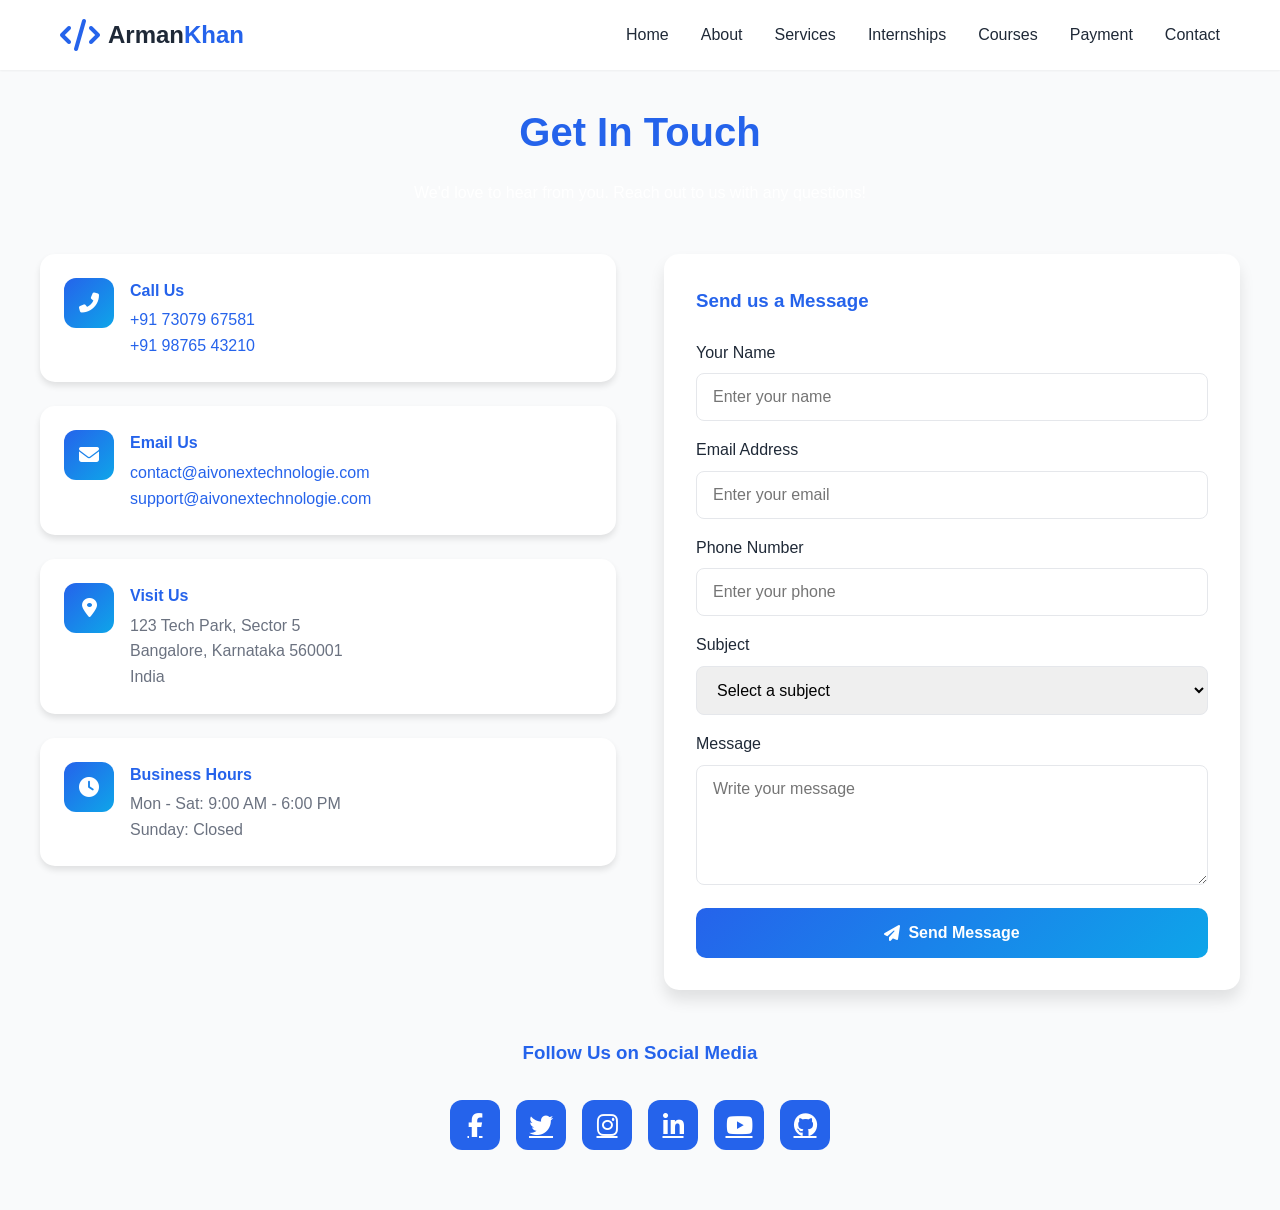
<file: pages/contact.html>
<!DOCTYPE html>
<html lang="en">
<head>
    <meta charset="UTF-8">
    <meta name="viewport" content="width=device-width, initial-scale=1.0">
    <title>Contact Us - Aivonex Technologies</title>
    <link rel="stylesheet" href="../style.css">
    <link rel="stylesheet" href="https://cdnjs.cloudflare.com/ajax/libs/font-awesome/6.4.0/css/all.min.css">
    <style>
        .page-wrapper { min-height: 100vh; padding: 100px 20px 60px; background: var(--bg-light); }
        .page-container { max-width: 1200px; margin: 0 auto; }
        .page-header { text-align: center; margin-bottom: 3rem; }
        .page-header h1 { font-size: 2.5rem; color: var(--primary-color); margin-bottom: 1rem; }
        .contact-grid { display: grid; grid-template-columns: 1fr 1fr; gap: 3rem; }
        .contact-info { display: flex; flex-direction: column; gap: 1.5rem; }
        .contact-card { background: white; padding: 1.5rem; border-radius: 15px; display: flex; gap: 1rem; align-items: flex-start; box-shadow: var(--shadow-md); }
        .contact-card i { width: 50px; height: 50px; background: linear-gradient(135deg, var(--primary-color), var(--secondary-color)); border-radius: 12px; display: flex; align-items: center; justify-content: center; color: white; font-size: 1.25rem; flex-shrink: 0; }
        .contact-card h4 { color: var(--primary-color); margin-bottom: 0.25rem; }
        .contact-card p { color: var(--text-secondary); line-height: 1.6; }
        .contact-card a { color: var(--primary-color); text-decoration: none; }
        .contact-form-wrapper { background: white; padding: 2rem; border-radius: 15px; box-shadow: var(--shadow-lg); }
        .contact-form-wrapper h3 { color: var(--primary-color); margin-bottom: 1.5rem; }
        .form-group { margin-bottom: 1rem; }
        .form-group label { display: block; color: var(--text-primary); margin-bottom: 0.5rem; font-weight: 500; }
        .form-group input, .form-group select, .form-group textarea { width: 100%; padding: 0.875rem 1rem; border: 1px solid var(--border-color); border-radius: 8px; font-size: 1rem; font-family: inherit; }
        .form-group input:focus, .form-group textarea:focus { outline: none; border-color: var(--primary-color); }
        .btn-submit { width: 100%; padding: 1rem; background: linear-gradient(135deg, var(--primary-color), var(--secondary-color)); color: white; border: none; border-radius: 10px; font-size: 1rem; font-weight: 600; cursor: pointer; transition: all 0.3s ease; }
        .btn-submit:hover { opacity: 0.9; transform: translateY(-2px); }
        .map-section { margin-top: 3rem; background: white; padding: 2rem; border-radius: 15px; }
        .social-section { text-align: center; margin-top: 3rem; }
        .social-section h3 { color: var(--primary-color); margin-bottom: 1.5rem; }
        .social-links { display: flex; justify-content: center; gap: 1rem; }
        .social-links a { width: 50px; height: 50px; background: var(--primary-color); border-radius: 12px; display: flex; align-items: center; justify-content: center; color: white; font-size: 1.5rem; transition: all 0.3s ease; }
        .social-links a:hover { background: var(--primary-dark); transform: translateY(-5px); }
        @media (max-width: 768px) { .contact-grid { grid-template-columns: 1fr; } }
    </style>
</head>
<body>
    <nav class="navbar" id="navbar">
        <div class="container nav-container">
            <a href="../index.html" class="logo">
                <i class="fas fa-code"></i>
                <span>Arman<span class="highlight">Khan</span></span>
            </a>
            <ul class="nav-menu">
                <li><a href="../index.html">Home</a></li>
                <li><a href="about.html">About</a></li>
                <li><a href="../index.html#services">Services</a></li>
                <li><a href="../index.html#internships">Internships</a></li>
                <li><a href="courses.html">Courses</a></li>
                <li><a href="payment.html">Payment</a></li>
                <li><a href="contact.html">Contact</a></li>
            </ul>
        </div>
    </nav>

    <div class="page-wrapper">
        <div class="page-container">
            <div class="page-header">
                <h1>Get In Touch</h1>
                <p>We'd love to hear from you. Reach out to us with any questions!</p>
            </div>

            <div class="contact-grid">
                <div class="contact-info">
                    <div class="contact-card">
                        <i class="fas fa-phone-alt"></i>
                        <div>
                            <h4>Call Us</h4>
                            <p><a href="tel:+917307967581">+91 73079 67581</a></p>
                            <p><a href="tel:+919876543210">+91 98765 43210</a></p>
                        </div>
                    </div>
                    <div class="contact-card">
                        <i class="fas fa-envelope"></i>
                        <div>
                            <h4>Email Us</h4>
                            <p><a href="mailto:contact@aivonextechnologie.com">contact@aivonextechnologie.com</a></p>
                            <p><a href="mailto:support@aivonextechnologie.com">support@aivonextechnologie.com</a></p>
                        </div>
                    </div>
                    <div class="contact-card">
                        <i class="fas fa-map-marker-alt"></i>
                        <div>
                            <h4>Visit Us</h4>
                            <p>123 Tech Park, Sector 5<br>Bangalore, Karnataka 560001<br>India</p>
                        </div>
                    </div>
                    <div class="contact-card">
                        <i class="fas fa-clock"></i>
                        <div>
                            <h4>Business Hours</h4>
                            <p>Mon - Sat: 9:00 AM - 6:00 PM<br>Sunday: Closed</p>
                        </div>
                    </div>
                </div>

                <div class="contact-form-wrapper">
                    <h3>Send us a Message</h3>
                    <form class="contact-form" id="contactForm">
                        <div class="form-group">
                            <label>Your Name</label>
                            <input type="text" placeholder="Enter your name" required>
                        </div>
                        <div class="form-group">
                            <label>Email Address</label>
                            <input type="email" placeholder="Enter your email" required>
                        </div>
                        <div class="form-group">
                            <label>Phone Number</label>
                            <input type="tel" placeholder="Enter your phone" required>
                        </div>
                        <div class="form-group">
                            <label>Subject</label>
                            <select required>
                                <option value="">Select a subject</option>
                                <option value="internship">Internship Inquiry</option>
                                <option value="course">Course Inquiry</option>
                                <option value="payment">Payment Support</option>
                                <option value="certificate">Certificate Support</option>
                                <option value="other">Other</option>
                            </select>
                        </div>
                        <div class="form-group">
                            <label>Message</label>
                            <textarea placeholder="Write your message" rows="5" required></textarea>
                        </div>
                        <button type="submit" class="btn-submit">
                            <i class="fas fa-paper-plane"></i> Send Message
                        </button>
                    </form>
                </div>
            </div>

            <div class="social-section">
                <h3>Follow Us on Social Media</h3>
                <div class="social-links">
                    <a href="#"><i class="fab fa-facebook-f"></i></a>
                    <a href="#"><i class="fab fa-twitter"></i></a>
                    <a href="#"><i class="fab fa-instagram"></i></a>
                    <a href="#"><i class="fab fa-linkedin-in"></i></a>
                    <a href="#"><i class="fab fa-youtube"></i></a>
                    <a href="#"><i class="fab fa-github"></i></a>
                </div>
            </div>
        </div>
    </div>

    <script src="../script.js"></script>
</body>
</html>
</file>
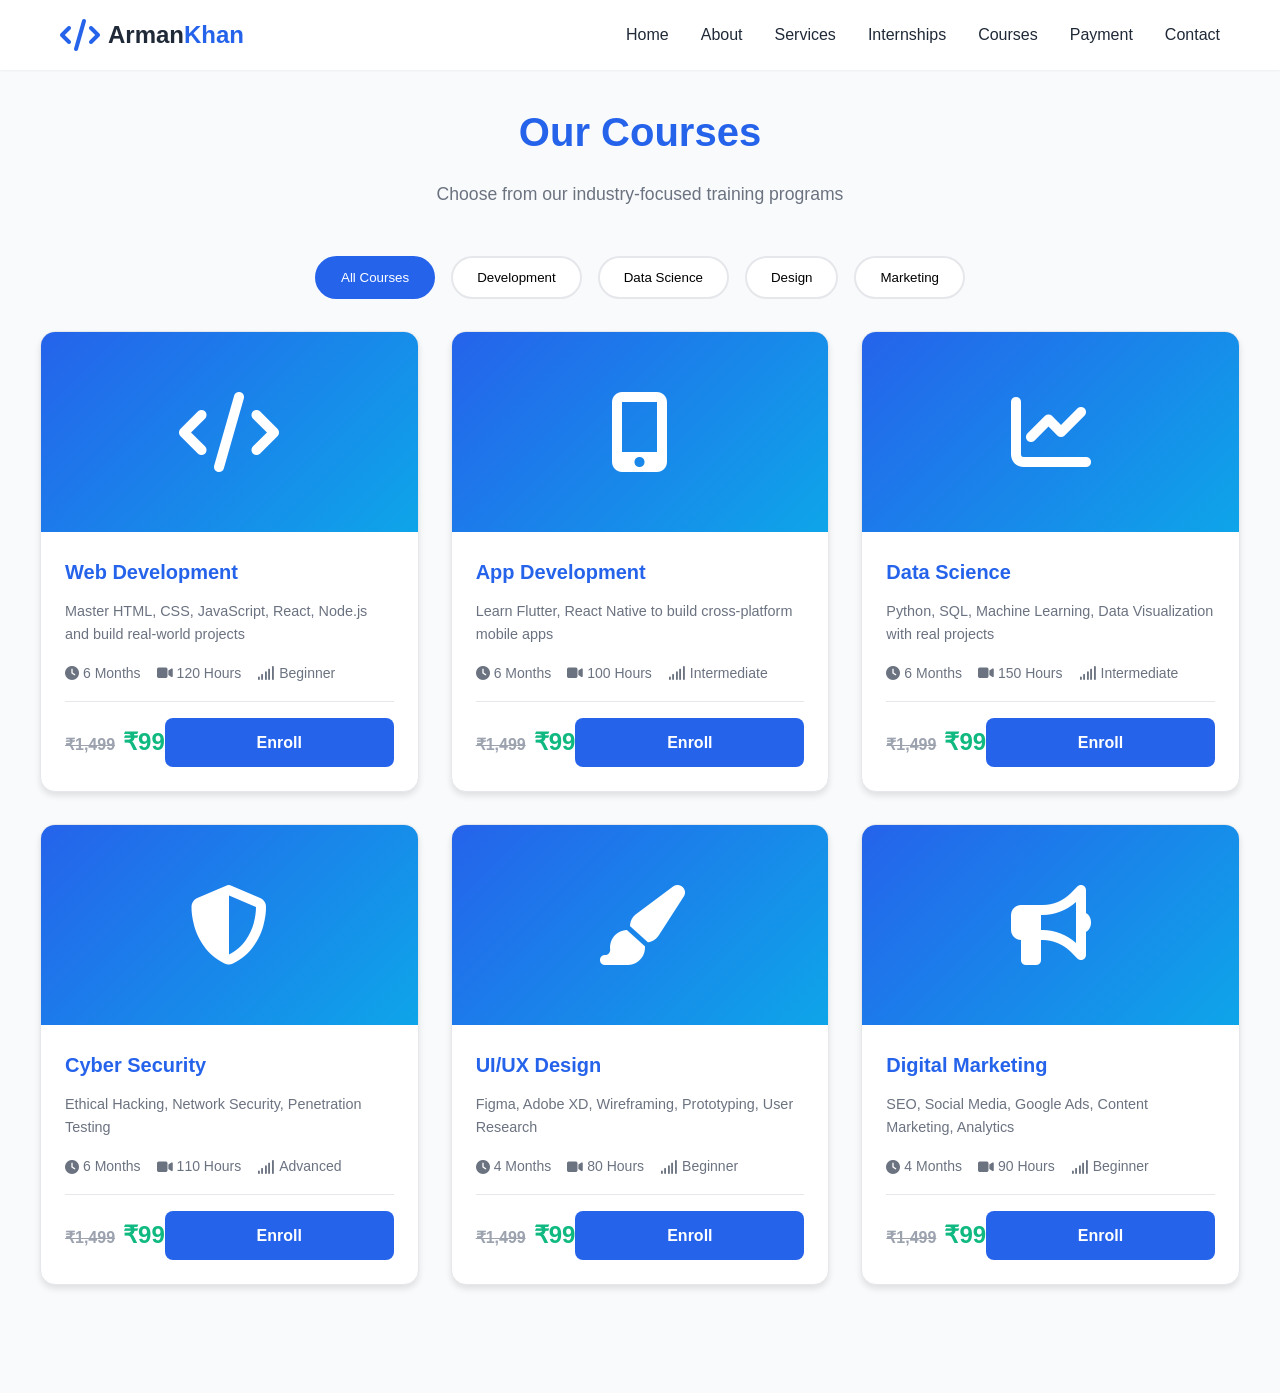
<file: pages/courses.html>
<!DOCTYPE html>
<html lang="en">
<head>
    <meta charset="UTF-8">
    <meta name="viewport" content="width=device-width, initial-scale=1.0">
    <title>Courses - Aivonex Technologies</title>
    <link rel="stylesheet" href="../style.css">
    <link rel="stylesheet" href="https://cdnjs.cloudflare.com/ajax/libs/font-awesome/6.4.0/css/all.min.css">
    <style>
        .page-wrapper { min-height: 100vh; padding: 100px 20px 60px; background: var(--bg-light); }
        .page-container { max-width: 1200px; margin: 0 auto; }
        .page-header { text-align: center; margin-bottom: 3rem; }
        .page-header h1 { font-size: 2.5rem; color: var(--primary-color); margin-bottom: 1rem; }
        .page-header p { color: var(--text-secondary); font-size: 1.1rem; }
        .courses-grid { display: grid; grid-template-columns: repeat(auto-fit, minmax(300px, 1fr)); gap: 2rem; }
        .course-card { background: white; border-radius: 15px; overflow: hidden; box-shadow: var(--shadow-md); transition: all 0.3s ease; }
        .course-card:hover { transform: translateY(-10px); box-shadow: var(--shadow-xl); }
        .course-image { height: 200px; background: linear-gradient(135deg, var(--primary-color), var(--secondary-color)); display: flex; align-items: center; justify-content: center; }
        .course-image i { font-size: 5rem; color: white; }
        .course-content { padding: 1.5rem; }
        .course-content h3 { color: var(--primary-color); margin-bottom: 0.75rem; font-size: 1.25rem; }
        .course-content p { color: var(--text-secondary); margin-bottom: 1rem; line-height: 1.6; }
        .course-meta { display: flex; gap: 1rem; margin-bottom: 1rem; font-size: 0.875rem; color: var(--text-secondary); }
        .course-meta span { display: flex; align-items: center; gap: 0.25rem; }
        .course-footer { display: flex; justify-content: space-between; align-items: center; padding-top: 1rem; border-top: 1px solid var(--border-color); }
        .price { font-size: 1.5rem; font-weight: 700; color: var(--success-color); }
        .price .original { font-size: 1rem; text-decoration: line-through; color: var(--text-light); margin-right: 0.5rem; }
        .btn-enroll { padding: 0.75rem 1.5rem; background: var(--primary-color); color: white; border: none; border-radius: 8px; cursor: pointer; text-decoration: none; font-weight: 600; transition: all 0.3s ease; }
        .btn-enroll:hover { background: var(--primary-dark); transform: translateY(-2px); }
        .filter-tabs { display: flex; gap: 1rem; justify-content: center; margin-bottom: 2rem; flex-wrap: wrap; }
        .filter-btn { padding: 0.75rem 1.5rem; background: white; border: 2px solid var(--border-color); border-radius: 25px; cursor: pointer; transition: all 0.3s ease; font-weight: 500; }
        .filter-btn.active, .filter-btn:hover { background: var(--primary-color); border-color: var(--primary-color); color: white; }
    </style>
</head>
<body>
    <nav class="navbar" id="navbar">
        <div class="container nav-container">
            <a href="../index.html" class="logo">
                <i class="fas fa-code"></i>
                <span>Arman<span class="highlight">Khan</span></span>
            </a>
            <ul class="nav-menu">
                <li><a href="../index.html">Home</a></li>
                <li><a href="about.html">About</a></li>
                <li><a href="../index.html#services">Services</a></li>
                <li><a href="../index.html#internships">Internships</a></li>
                <li><a href="courses.html">Courses</a></li>
                <li><a href="payment.html">Payment</a></li>
                <li><a href="../index.html#contact">Contact</a></li>
            </ul>
        </div>
    </nav>

    <div class="page-wrapper">
        <div class="page-container">
            <div class="page-header">
                <h1>Our Courses</h1>
                <p>Choose from our industry-focused training programs</p>
            </div>

            <div class="filter-tabs">
                <button class="filter-btn active" data-filter="all">All Courses</button>
                <button class="filter-btn" data-filter="development">Development</button>
                <button class="filter-btn" data-filter="data">Data Science</button>
                <button class="filter-btn" data-filter="design">Design</button>
                <button class="filter-btn" data-filter="marketing">Marketing</button>
            </div>

            <div class="courses-grid">
                <div class="course-card" data-category="development">
                    <div class="course-image"><i class="fas fa-code"></i></div>
                    <div class="course-content">
                        <h3>Web Development</h3>
                        <p>Master HTML, CSS, JavaScript, React, Node.js and build real-world projects</p>
                        <div class="course-meta">
                            <span><i class="fas fa-clock"></i> 6 Months</span>
                            <span><i class="fas fa-video"></i> 120 Hours</span>
                            <span><i class="fas fa-signal"></i> Beginner</span>
                        </div>
                        <div class="course-footer">
                            <div class="price"><span class="original">₹1,499</span>₹99</div>
                            <a href="payment.html" class="btn-enroll">Enroll</a>
                        </div>
                    </div>
                </div>

                <div class="course-card" data-category="development">
                    <div class="course-image"><i class="fas fa-mobile-alt"></i></div>
                    <div class="course-content">
                        <h3>App Development</h3>
                        <p>Learn Flutter, React Native to build cross-platform mobile apps</p>
                        <div class="course-meta">
                            <span><i class="fas fa-clock"></i> 6 Months</span>
                            <span><i class="fas fa-video"></i> 100 Hours</span>
                            <span><i class="fas fa-signal"></i> Intermediate</span>
                        </div>
                        <div class="course-footer">
                            <div class="price"><span class="original">₹1,499</span>₹99</div>
                            <a href="payment.html" class="btn-enroll">Enroll</a>
                        </div>
                    </div>
                </div>

                <div class="course-card" data-category="data">
                    <div class="course-image"><i class="fas fa-chart-line"></i></div>
                    <div class="course-content">
                        <h3>Data Science</h3>
                        <p>Python, SQL, Machine Learning, Data Visualization with real projects</p>
                        <div class="course-meta">
                            <span><i class="fas fa-clock"></i> 6 Months</span>
                            <span><i class="fas fa-video"></i> 150 Hours</span>
                            <span><i class="fas fa-signal"></i> Intermediate</span>
                        </div>
                        <div class="course-footer">
                            <div class="price"><span class="original">₹1,499</span>₹99</div>
                            <a href="payment.html" class="btn-enroll">Enroll</a>
                        </div>
                    </div>
                </div>

                <div class="course-card" data-category="development">
                    <div class="course-image"><i class="fas fa-shield-alt"></i></div>
                    <div class="course-content">
                        <h3>Cyber Security</h3>
                        <p>Ethical Hacking, Network Security, Penetration Testing</p>
                        <div class="course-meta">
                            <span><i class="fas fa-clock"></i> 6 Months</span>
                            <span><i class="fas fa-video"></i> 110 Hours</span>
                            <span><i class="fas fa-signal"></i> Advanced</span>
                        </div>
                        <div class="course-footer">
                            <div class="price"><span class="original">₹1,499</span>₹99</div>
                            <a href="payment.html" class="btn-enroll">Enroll</a>
                        </div>
                    </div>
                </div>

                <div class="course-card" data-category="design">
                    <div class="course-image"><i class="fas fa-paint-brush"></i></div>
                    <div class="course-content">
                        <h3>UI/UX Design</h3>
                        <p>Figma, Adobe XD, Wireframing, Prototyping, User Research</p>
                        <div class="course-meta">
                            <span><i class="fas fa-clock"></i> 4 Months</span>
                            <span><i class="fas fa-video"></i> 80 Hours</span>
                            <span><i class="fas fa-signal"></i> Beginner</span>
                        </div>
                        <div class="course-footer">
                            <div class="price"><span class="original">₹1,499</span>₹99</div>
                            <a href="payment.html" class="btn-enroll">Enroll</a>
                        </div>
                    </div>
                </div>

                <div class="course-card" data-category="marketing">
                    <div class="course-image"><i class="fas fa-bullhorn"></i></div>
                    <div class="course-content">
                        <h3>Digital Marketing</h3>
                        <p>SEO, Social Media, Google Ads, Content Marketing, Analytics</p>
                        <div class="course-meta">
                            <span><i class="fas fa-clock"></i> 4 Months</span>
                            <span><i class="fas fa-video"></i> 90 Hours</span>
                            <span><i class="fas fa-signal"></i> Beginner</span>
                        </div>
                        <div class="course-footer">
                            <div class="price"><span class="original">₹1,499</span>₹99</div>
                            <a href="payment.html" class="btn-enroll">Enroll</a>
                        </div>
                    </div>
                </div>
            </div>
        </div>
    </div>

    <script src="../script.js"></script>
    <script>
        document.querySelectorAll('.filter-btn').forEach(btn => {
            btn.addEventListener('click', () => {
                document.querySelectorAll('.filter-btn').forEach(b => b.classList.remove('active'));
                btn.classList.add('active');
                const filter = btn.dataset.filter;
                document.querySelectorAll('.course-card').forEach(card => {
                    if (filter === 'all' || card.dataset.category === filter) {
                        card.style.display = 'block';
                    } else {
                        card.style.display = 'none';
                    }
                });
            });
        });
    </script>
</body>
</html>
</file>
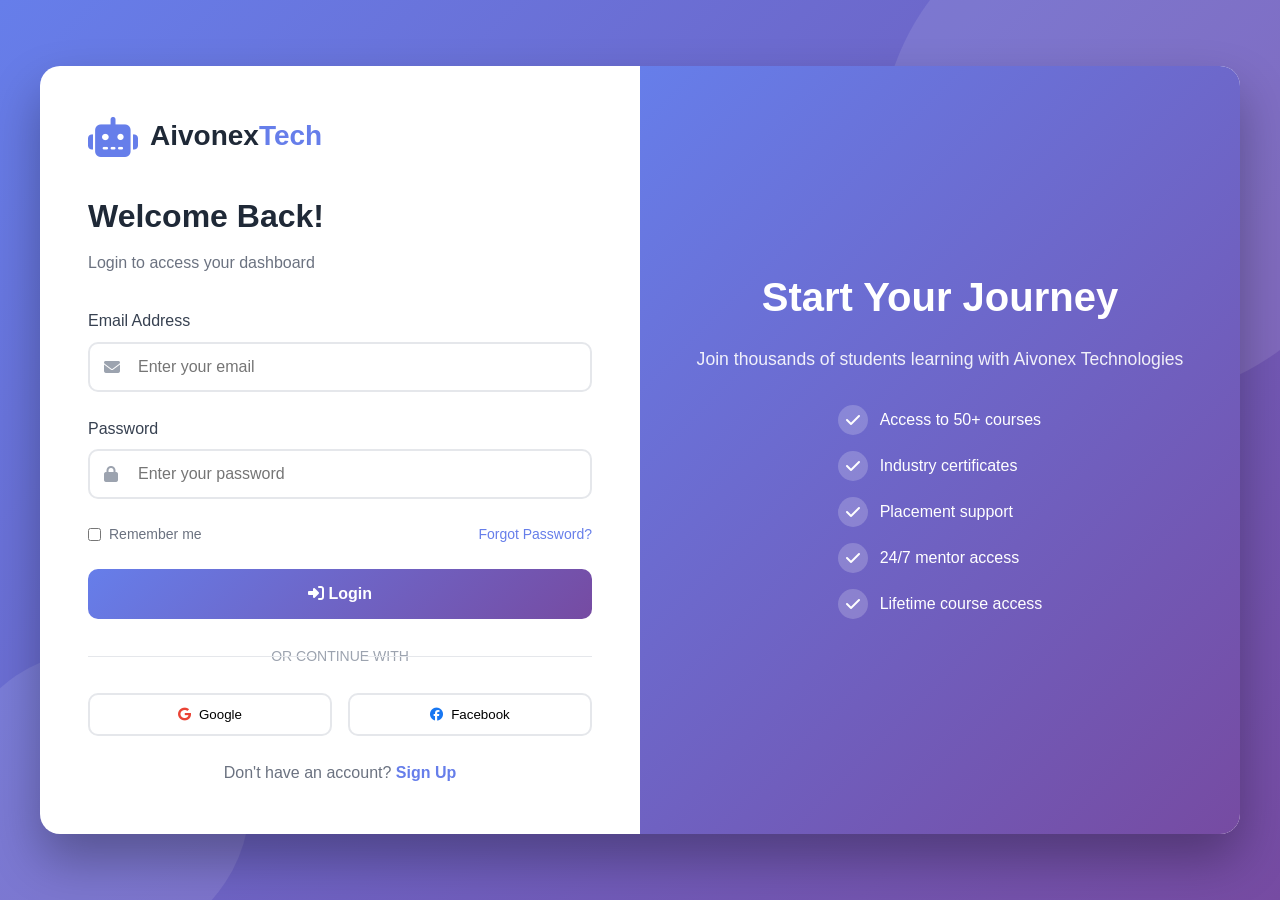
<file: pages/dashboard.html>
<!DOCTYPE html>
<html lang="en">
<head>
    <meta charset="UTF-8">
    <meta name="viewport" content="width=device-width, initial-scale=1.0">
    <title>Dashboard - Aivonex Technologies</title>
    <link rel="stylesheet" href="../style.css">
    <link rel="stylesheet" href="https://cdnjs.cloudflare.com/ajax/libs/font-awesome/6.4.0/css/all.min.css">
    <style>
        .dashboard-wrapper {
            display: flex;
            min-height: 100vh;
            background: var(--bg-light);
        }
        .sidebar {
            width: 280px;
            background: linear-gradient(135deg, #667eea 0%, #764ba2 100%);
            padding: 2rem;
            position: fixed;
            height: 100vh;
            overflow-y: auto;
        }
        .sidebar-logo {
            display: flex;
            align-items: center;
            gap: 0.75rem;
            color: white;
            font-size: 1.5rem;
            font-weight: 700;
            margin-bottom: 3rem;
        }
        .sidebar-logo i { font-size: 2rem; }
        .nav-links {
            list-style: none;
        }
        .nav-links li {
            margin-bottom: 0.5rem;
        }
        .nav-links a {
            display: flex;
            align-items: center;
            gap: 0.75rem;
            padding: 1rem;
            color: rgba(255,255,255,0.8);
            text-decoration: none;
            border-radius: 10px;
            transition: all 0.3s ease;
        }
        .nav-links a:hover, .nav-links a.active {
            background: rgba(255,255,255,0.2);
            color: white;
        }
        .nav-links a i {
            width: 20px;
            text-align: center;
        }
        .logout-btn {
            margin-top: auto;
            background: rgba(255,255,255,0.2);
            color: white;
            border: none;
            padding: 1rem;
            border-radius: 10px;
            cursor: pointer;
            display: flex;
            align-items: center;
            gap: 0.75rem;
            width: 100%;
            transition: all 0.3s ease;
        }
        .logout-btn:hover {
            background: rgba(255,255,255,0.3);
        }
        .main-content {
            flex: 1;
            margin-left: 280px;
            padding: 2rem;
        }
        .top-bar {
            display: flex;
            justify-content: space-between;
            align-items: center;
            margin-bottom: 2rem;
            background: white;
            padding: 1.5rem;
            border-radius: 15px;
            box-shadow: var(--shadow-sm);
        }
        .welcome-text h1 {
            color: var(--text-primary);
            font-size: 1.75rem;
            margin-bottom: 0.25rem;
        }
        .welcome-text p {
            color: var(--text-secondary);
        }
        .user-profile {
            display: flex;
            align-items: center;
            gap: 1rem;
        }
        .user-avatar {
            width: 50px;
            height: 50px;
            background: linear-gradient(135deg, #667eea, #764ba2);
            border-radius: 50%;
            display: flex;
            align-items: center;
            justify-content: center;
            color: white;
            font-weight: 700;
        }
        .stats-grid {
            display: grid;
            grid-template-columns: repeat(auto-fit, minmax(250px, 1fr));
            gap: 1.5rem;
            margin-bottom: 2rem;
        }
        .stat-card {
            background: white;
            padding: 1.5rem;
            border-radius: 15px;
            box-shadow: var(--shadow-sm);
            display: flex;
            align-items: center;
            gap: 1rem;
        }
        .stat-icon {
            width: 60px;
            height: 60px;
            border-radius: 12px;
            display: flex;
            align-items: center;
            justify-content: center;
            font-size: 1.5rem;
        }
        .stat-icon.blue { background: #dbeafe; color: #2563eb; }
        .stat-icon.green { background: #d1fae5; color: #059669; }
        .stat-icon.purple { background: #e0e7ff; color: #4f46e5; }
        .stat-icon.orange { background: #ffedd5; color: #ea580c; }
        .stat-info h3 {
            font-size: 1.75rem;
            color: var(--text-primary);
        }
        .stat-info p {
            color: var(--text-secondary);
            font-size: 0.875rem;
        }
        .content-grid {
            display: grid;
            grid-template-columns: 2fr 1fr;
            gap: 1.5rem;
        }
        .card {
            background: white;
            border-radius: 15px;
            padding: 1.5rem;
            box-shadow: var(--shadow-sm);
            margin-bottom: 1.5rem;
        }
        .card-header {
            display: flex;
            justify-content: space-between;
            align-items: center;
            margin-bottom: 1.5rem;
        }
        .card-header h2 {
            font-size: 1.25rem;
            color: var(--text-primary);
        }
        .enrolled-courses {
            list-style: none;
        }
        .course-item {
            display: flex;
            align-items: center;
            gap: 1rem;
            padding: 1rem 0;
            border-bottom: 1px solid var(--border-color);
        }
        .course-item:last-child {
            border-bottom: none;
        }
        .course-icon {
            width: 50px;
            height: 50px;
            background: var(--bg-light);
            border-radius: 10px;
            display: flex;
            align-items: center;
            justify-content: center;
            font-size: 1.25rem;
        }
        .course-details {
            flex: 1;
        }
        .course-details h4 {
            color: var(--text-primary);
            margin-bottom: 0.25rem;
        }
        .course-details p {
            color: var(--text-secondary);
            font-size: 0.875rem;
        }
        .progress-bar {
            width: 100px;
        }
        .progress-bar .progress {
            height: 6px;
            background: var(--bg-light);
            border-radius: 3px;
            overflow: hidden;
        }
        .progress-bar .fill {
            height: 100%;
            background: linear-gradient(135deg, #667eea, #764ba2);
            border-radius: 3px;
        }
        .certificate-item {
            display: flex;
            align-items: center;
            justify-content: space-between;
            padding: 1rem;
            background: var(--bg-light);
            border-radius: 10px;
            margin-bottom: 1rem;
        }
        .certificate-info {
            display: flex;
            align-items: center;
            gap: 1rem;
        }
        .certificate-icon {
            width: 40px;
            height: 40px;
            background: linear-gradient(135deg, #667eea, #764ba2);
            border-radius: 8px;
            display: flex;
            align-items: center;
            justify-content: center;
            color: white;
        }
        .btn-download {
            padding: 0.5rem 1rem;
            background: var(--primary-color);
            color: white;
            border: none;
            border-radius: 6px;
            cursor: pointer;
            font-size: 0.875rem;
            display: flex;
            align-items: center;
            gap: 0.25rem;
            transition: all 0.3s ease;
        }
        .btn-download:hover {
            background: var(--primary-dark);
        }
        .quick-actions {
            display: grid;
            grid-template-columns: 1fr 1fr;
            gap: 1rem;
        }
        .quick-action-btn {
            padding: 1rem;
            background: var(--bg-light);
            border: 2px solid var(--border-color);
            border-radius: 10px;
            cursor: pointer;
            display: flex;
            flex-direction: column;
            align-items: center;
            gap: 0.5rem;
            transition: all 0.3s ease;
        }
        .quick-action-btn:hover {
            border-color: var(--primary-color);
            background: rgba(102, 126, 234, 0.05);
        }
        .quick-action-btn i {
            font-size: 1.5rem;
            color: var(--primary-color);
        }
        @media (max-width: 1024px) {
            .sidebar {
                transform: translateX(-100%);
                transition: transform 0.3s ease;
                z-index: 1000;
            }
            .sidebar.active {
                transform: translateX(0);
            }
            .main-content {
                margin-left: 0;
            }
            .content-grid {
                grid-template-columns: 1fr;
            }
        }
    </style>
</head>
<body>
    <div class="dashboard-wrapper">
        <!-- Sidebar -->
        <aside class="sidebar">
            <div class="sidebar-logo">
                <i class="fas fa-robot"></i>
                <span>Aivonex</span>
            </div>
            
            <ul class="nav-links">
                <li><a href="#" class="active"><i class="fas fa-home"></i> Dashboard</a></li>
                <li><a href="courses.html"><i class="fas fa-book"></i> My Courses</a></li>
                <li><a href="../index.html#documents"><i class="fas fa-certificate"></i> Certificates</a></li>
                <li><a href="#"><i class="fas fa-chart-line"></i> Progress</a></li>
                <li><a href="payment.html"><i class="fas fa-credit-card"></i> Payments</a></li>
                <li><a href="../index.html#contact"><i class="fas fa-envelope"></i> Support</a></li>
                <li><a href="../index.html"><i class="fas fa-globe"></i> Website</a></li>
            </ul>

            <button class="logout-btn" onclick="logout()">
                <i class="fas fa-sign-out-alt"></i>
                Logout
            </button>
        </aside>

        <!-- Main Content -->
        <main class="main-content">
            <!-- Top Bar -->
            <div class="top-bar">
                <div class="welcome-text">
                    <h1>Welcome back, <span id="userName">User</span>! 👋</h1>
                    <p>Here's what's happening with your account</p>
                </div>
                <div class="user-profile">
                    <div class="user-avatar" id="userAvatar">U</div>
                </div>
            </div>

            <!-- Stats -->
            <div class="stats-grid">
                <div class="stat-card">
                    <div class="stat-icon blue">
                        <i class="fas fa-book"></i>
                    </div>
                    <div class="stat-info">
                        <h3 id="coursesCount">0</h3>
                        <p>Enrolled Courses</p>
                    </div>
                </div>
                <div class="stat-card">
                    <div class="stat-icon green">
                        <i class="fas fa-check-circle"></i>
                    </div>
                    <div class="stat-info">
                        <h3 id="completedCount">0</h3>
                        <p>Completed</p>
                    </div>
                </div>
                <div class="stat-card">
                    <div class="stat-icon purple">
                        <i class="fas fa-certificate"></i>
                    </div>
                    <div class="stat-info">
                        <h3 id="certificatesCount">0</h3>
                        <p>Certificates</p>
                    </div>
                </div>
                <div class="stat-card">
                    <div class="stat-icon orange">
                        <i class="fas fa-clock"></i>
                    </div>
                    <div class="stat-info">
                        <h3 id="hoursCount">0</h3>
                        <p>Hours Learned</p>
                    </div>
                </div>
            </div>

            <!-- Content Grid -->
            <div class="content-grid">
                <div>
                    <!-- Enrolled Courses -->
                    <div class="card">
                        <div class="card-header">
                            <h2>My Enrolled Courses</h2>
                            <a href="courses.html" style="color: var(--primary-color); text-decoration: none; font-weight: 500;">View All</a>
                        </div>
                        <ul class="enrolled-courses" id="enrolledCourses">
                            <li style="text-align: center; color: var(--text-secondary); padding: 2rem;">
                                <i class="fas fa-book" style="font-size: 3rem; margin-bottom: 1rem; opacity: 0.5;"></i>
                                <p>No courses enrolled yet</p>
                                <a href="courses.html" class="btn-login" style="display: inline-block; margin-top: 1rem; padding: 0.75rem 2rem; background: var(--primary-color); color: white; text-decoration: none; border-radius: 8px;">Browse Courses</a>
                            </li>
                        </ul>
                    </div>

                    <!-- Recent Activity -->
                    <div class="card">
                        <div class="card-header">
                            <h2>Recent Activity</h2>
                        </div>
                        <div id="recentActivity">
                            <p style="color: var(--text-secondary); text-align: center; padding: 2rem;">No recent activity</p>
                        </div>
                    </div>
                </div>

                <div>
                    <!-- Quick Actions -->
                    <div class="card">
                        <div class="card-header">
                            <h2>Quick Actions</h2>
                        </div>
                        <div class="quick-actions">
                            <button class="quick-action-btn" onclick="window.location.href='../index.html#documents'">
                                <i class="fas fa-file-download"></i>
                                <span>Get Certificate</span>
                            </button>
                            <button class="quick-action-btn" onclick="window.location.href='payment.html'">
                                <i class="fas fa-credit-card"></i>
                                <span>Make Payment</span>
                            </button>
                            <button class="quick-action-btn" onclick="window.location.href='courses.html'">
                                <i class="fas fa-book-open"></i>
                                <span>Browse Courses</span>
                            </button>
                            <button class="quick-action-btn" onclick="window.location.href='../index.html#contact'">
                                <i class="fas fa-headset"></i>
                                <span>Get Support</span>
                            </button>
                        </div>
                    </div>

                    <!-- Certificates -->
                    <div class="card">
                        <div class="card-header">
                            <h2>My Certificates</h2>
                        </div>
                        <div id="certificatesList">
                            <p style="color: var(--text-secondary); text-align: center; padding: 1rem;">No certificates yet</p>
                        </div>
                    </div>
                </div>
            </div>
        </main>
    </div>

    <script>
        // Check if user is logged in with expiry check
        const currentUser = JSON.parse(localStorage.getItem('aivonex_current_user'));
        
        if (!currentUser || (currentUser.expiresAt && Date.now() > currentUser.expiresAt)) {
            localStorage.removeItem('aivonex_current_user');
            window.location.href = 'login.html';
        } else {
            // Update user info
            document.getElementById('userName').textContent = currentUser.firstName + ' ' + currentUser.lastName;
            document.getElementById('userAvatar').textContent = currentUser.firstName[0];
        }

        // Auto-logout if session expired
        function checkSession() {
            const user = JSON.parse(localStorage.getItem('aivonex_current_user'));
            if (!user || (user.expiresAt && Date.now() > user.expiresAt)) {
                localStorage.removeItem('aivonex_current_user');
                alert('Session expired. Please login again.');
                window.location.href = 'login.html';
            }
        }
        
        // Check session every minute
        setInterval(checkSession, 60000);

        // Load dashboard data
        function loadDashboard() {
            const enrollments = JSON.parse(localStorage.getItem('aivonex_enrollments') || '[]');
            const userEnrollments = enrollments.filter(e => e.email === currentUser.email);
            
            const certificates = JSON.parse(localStorage.getItem('aivonex_certificates') || '[]');
            const userCertificates = certificates.filter(c => c.name.includes(currentUser.firstName));
            
            // Update stats
            document.getElementById('coursesCount').textContent = userEnrollments.length;
            document.getElementById('completedCount').textContent = Math.floor(userEnrollments.length * 0.3);
            document.getElementById('certificatesCount').textContent = userCertificates.length;
            document.getElementById('hoursCount').textContent = userEnrollments.length * 20;
            
            // Update enrolled courses
            const enrolledContainer = document.getElementById('enrolledCourses');
            if (userEnrollments.length > 0) {
                enrolledContainer.innerHTML = userEnrollments.map(course => `
                    <li class="course-item">
                        <div class="course-icon">
                            <i class="fas fa-code"></i>
                        </div>
                        <div class="course-details">
                            <h4>${course.course}</h4>
                            <p>Enrolled on ${new Date(course.date).toLocaleDateString()}</p>
                        </div>
                        <div class="progress-bar">
                            <div class="progress">
                                <div class="fill" style="width: 35%;"></div>
                            </div>
                            <p style="font-size: 0.75rem; margin-top: 0.25rem; color: var(--text-secondary);">35%</p>
                        </div>
                    </li>
                `).join('');
            }
            
            // Update certificates
            const certContainer = document.getElementById('certificatesList');
            if (userCertificates.length > 0) {
                certContainer.innerHTML = userCertificates.map(cert => `
                    <div class="certificate-item">
                        <div class="certificate-info">
                            <div class="certificate-icon">
                                <i class="fas fa-certificate"></i>
                            </div>
                            <div>
                                <h4 style="margin-bottom: 0.25rem;">${cert.course} Certificate</h4>
                                <p style="font-size: 0.875rem; color: var(--text-secondary);">${cert.date}</p>
                            </div>
                        </div>
                        <button class="btn-download" onclick="alert('Download starting...')">
                            <i class="fas fa-download"></i>
                            Download
                        </button>
                    </div>
                `).join('');
            }
        }

        function logout() {
            if (confirm('Are you sure you want to logout?')) {
                localStorage.removeItem('aivonex_current_user');
                window.location.href = 'login.html';
            }
        }

        loadDashboard();
    </script>
</body>
</html>
</file>
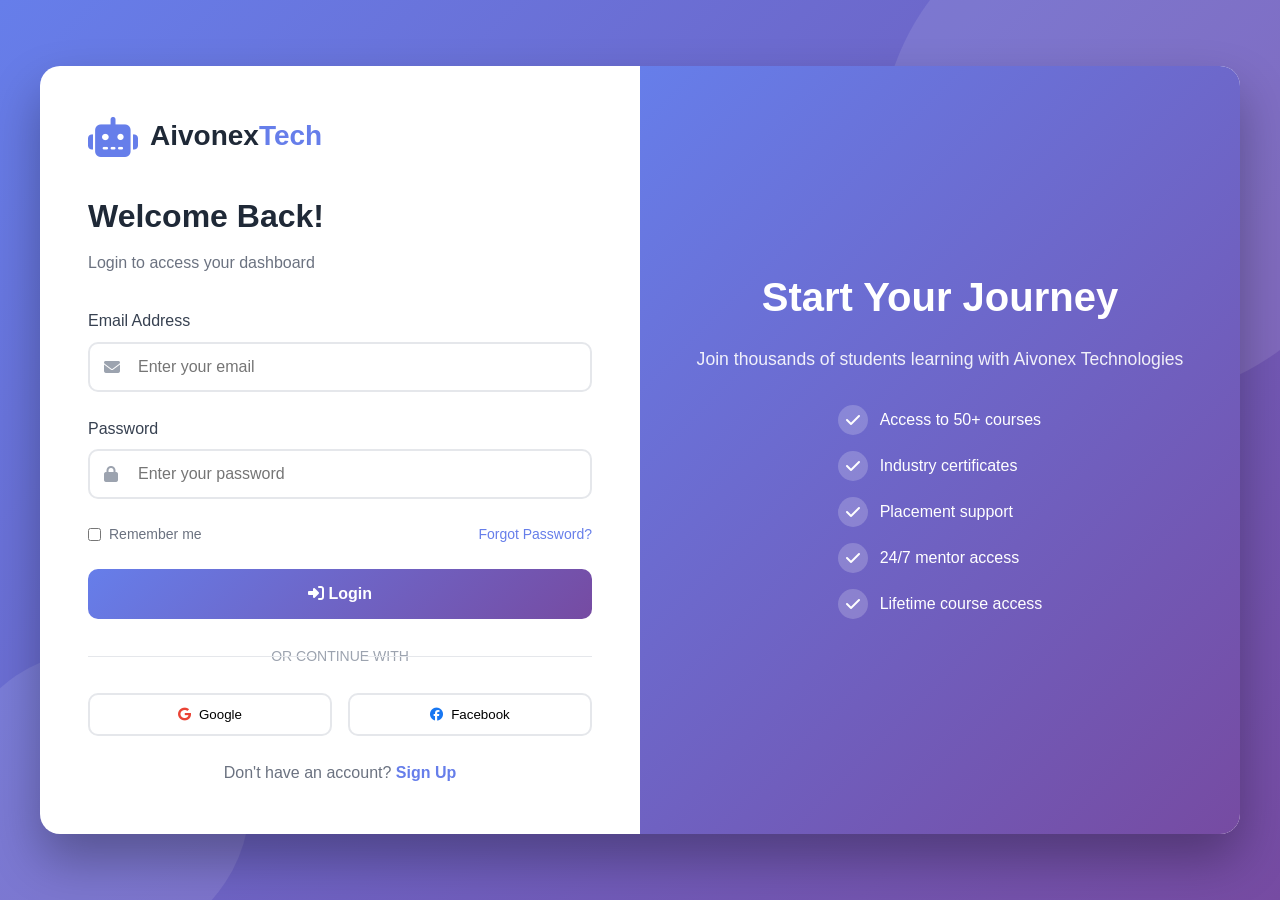
<file: pages/login.html>
<!DOCTYPE html>
<html lang="en">
<head>
    <meta charset="UTF-8">
    <meta name="viewport" content="width=device-width, initial-scale=1.0">
    <title>Login - Aivonex Technologies</title>
    <link rel="stylesheet" href="../style.css">
    <link rel="stylesheet" href="https://cdnjs.cloudflare.com/ajax/libs/font-awesome/6.4.0/css/all.min.css">
    <style>
        .login-page {
            min-height: 100vh;
            display: flex;
            background: linear-gradient(135deg, #667eea 0%, #764ba2 100%);
            position: relative;
            overflow: hidden;
        }
        .login-page::before {
            content: '';
            position: absolute;
            width: 500px;
            height: 500px;
            background: rgba(255,255,255,0.1);
            border-radius: 50%;
            top: -100px;
            right: -100px;
        }
        .login-page::after {
            content: '';
            position: absolute;
            width: 300px;
            height: 300px;
            background: rgba(255,255,255,0.1);
            border-radius: 50%;
            bottom: -50px;
            left: -50px;
        }
        .login-container {
            display: grid;
            grid-template-columns: 1fr 1fr;
            width: 100%;
            max-width: 1200px;
            margin: auto;
            background: white;
            border-radius: 20px;
            overflow: hidden;
            box-shadow: 0 25px 50px rgba(0,0,0,0.3);
            position: relative;
            z-index: 1;
        }
        .login-left {
            padding: 3rem;
            display: flex;
            flex-direction: column;
            justify-content: center;
        }
        .login-right {
            background: linear-gradient(135deg, #667eea 0%, #764ba2 100%);
            padding: 3rem;
            display: flex;
            flex-direction: column;
            justify-content: center;
            align-items: center;
            color: white;
            text-align: center;
        }
        .logo {
            display: flex;
            align-items: center;
            gap: 0.75rem;
            font-size: 1.75rem;
            font-weight: 700;
            margin-bottom: 2rem;
        }
        .logo i {
            color: #667eea;
            font-size: 2.5rem;
        }
        .logo .highlight {
            color: #667eea;
        }
        .login-form h2 {
            font-size: 2rem;
            color: #1f2937;
            margin-bottom: 0.5rem;
        }
        .login-form p {
            color: #6b7280;
            margin-bottom: 2rem;
        }
        .form-group {
            margin-bottom: 1.5rem;
        }
        .form-group label {
            display: block;
            color: #374151;
            margin-bottom: 0.5rem;
            font-weight: 500;
        }
        .input-wrapper {
            position: relative;
        }
        .input-wrapper i {
            position: absolute;
            left: 1rem;
            top: 50%;
            transform: translateY(-50%);
            color: #9ca3af;
        }
        .input-wrapper input {
            width: 100%;
            padding: 0.875rem 1rem 0.875rem 3rem;
            border: 2px solid #e5e7eb;
            border-radius: 10px;
            font-size: 1rem;
            transition: all 0.3s ease;
        }
        .input-wrapper input:focus {
            outline: none;
            border-color: #667eea;
            box-shadow: 0 0 0 3px rgba(102, 126, 234, 0.1);
        }
        .form-options {
            display: flex;
            justify-content: space-between;
            align-items: center;
            margin-bottom: 1.5rem;
        }
        .remember-me {
            display: flex;
            align-items: center;
            gap: 0.5rem;
            color: #6b7280;
            font-size: 0.875rem;
        }
        .forgot-password {
            color: #667eea;
            text-decoration: none;
            font-size: 0.875rem;
            font-weight: 500;
        }
        .btn-login {
            width: 100%;
            padding: 1rem;
            background: linear-gradient(135deg, #667eea 0%, #764ba2 100%);
            color: white;
            border: none;
            border-radius: 10px;
            font-size: 1rem;
            font-weight: 600;
            cursor: pointer;
            transition: all 0.3s ease;
        }
        .btn-login:hover {
            transform: translateY(-2px);
            box-shadow: 0 10px 30px rgba(102, 126, 234, 0.4);
        }
        .divider {
            text-align: center;
            margin: 1.5rem 0;
            position: relative;
        }
        .divider::before {
            content: '';
            position: absolute;
            left: 0;
            top: 50%;
            width: 45%;
            height: 1px;
            background: #e5e7eb;
        }
        .divider::after {
            content: '';
            position: absolute;
            right: 0;
            top: 50%;
            width: 45%;
            height: 1px;
            background: #e5e7eb;
        }
        .divider span {
            color: #9ca3af;
            font-size: 0.875rem;
        }
        .social-login {
            display: grid;
            grid-template-columns: 1fr 1fr;
            gap: 1rem;
        }
        .btn-social {
            display: flex;
            align-items: center;
            justify-content: center;
            gap: 0.5rem;
            padding: 0.75rem;
            border: 2px solid #e5e7eb;
            border-radius: 10px;
            background: white;
            cursor: pointer;
            transition: all 0.3s ease;
            font-weight: 500;
        }
        .btn-social:hover {
            border-color: #667eea;
            background: #f9fafb;
        }
        .btn-social.google i { color: #ea4335; }
        .btn-social.facebook i { color: #1877f2; }
        .signup-link {
            text-align: center;
            margin-top: 1.5rem;
            color: #6b7280;
        }
        .signup-link a {
            color: #667eea;
            text-decoration: none;
            font-weight: 600;
        }
        .login-right h2 {
            font-size: 2.5rem;
            margin-bottom: 1rem;
        }
        .login-right p {
            font-size: 1.1rem;
            opacity: 0.9;
            margin-bottom: 2rem;
        }
        .feature-list {
            list-style: none;
            text-align: left;
        }
        .feature-list li {
            display: flex;
            align-items: center;
            gap: 0.75rem;
            margin-bottom: 1rem;
            font-size: 1rem;
        }
        .feature-list i {
            width: 30px;
            height: 30px;
            background: rgba(255,255,255,0.2);
            border-radius: 50%;
            display: flex;
            align-items: center;
            justify-content: center;
        }
        .back-home {
            position: absolute;
            top: 20px;
            left: 20px;
            display: flex;
            align-items: center;
            gap: 0.5rem;
            color: white;
            text-decoration: none;
            padding: 0.75rem 1.5rem;
            background: rgba(255,255,255,0.2);
            border-radius: 10px;
            backdrop-filter: blur(10px);
            transition: all 0.3s ease;
        }
        .back-home:hover {
            background: rgba(255,255,255,0.3);
            transform: translateY(-2px);
        }
        @media (max-width: 768px) {
            .login-container {
                grid-template-columns: 1fr;
                margin: 20px;
            }
            .login-right {
                display: none;
            }
        }
    </style>
</head>
<body>
    <a href="../index.html" class="back-home">
        <i class="fas fa-arrow-left"></i>
        Back to Home
    </a>

    <div class="login-page">
        <div class="login-container">
            <div class="login-left">
                <a href="../index.html" class="logo">
                    <i class="fas fa-robot"></i>
                    <span>Aivonex<span class="highlight">Tech</span></span>
                </a>

                <div class="login-form">
                    <h2>Welcome Back!</h2>
                    <p>Login to access your dashboard</p>

                    <form id="loginForm">
                        <div class="form-group">
                            <label>Email Address</label>
                            <div class="input-wrapper">
                                <i class="fas fa-envelope"></i>
                                <input type="email" id="loginEmail" placeholder="Enter your email" required>
                            </div>
                        </div>

                        <div class="form-group">
                            <label>Password</label>
                            <div class="input-wrapper">
                                <i class="fas fa-lock"></i>
                                <input type="password" id="loginPassword" placeholder="Enter your password" required>
                            </div>
                        </div>

                        <div class="form-options">
                            <label class="remember-me">
                                <input type="checkbox">
                                <span>Remember me</span>
                            </label>
                            <a href="#" class="forgot-password">Forgot Password?</a>
                        </div>

                        <button type="submit" class="btn-login">
                            <i class="fas fa-sign-in-alt"></i> Login
                        </button>
                    </form>

                    <div class="divider">
                        <span>OR CONTINUE WITH</span>
                    </div>

                    <div class="social-login">
                        <button class="btn-social google">
                            <i class="fab fa-google"></i>
                            Google
                        </button>
                        <button class="btn-social facebook">
                            <i class="fab fa-facebook"></i>
                            Facebook
                        </button>
                    </div>

                    <div class="signup-link">
                        Don't have an account? <a href="signup.html">Sign Up</a>
                    </div>
                </div>
            </div>

            <div class="login-right">
                <h2>Start Your Journey</h2>
                <p>Join thousands of students learning with Aivonex Technologies</p>

                <ul class="feature-list">
                    <li>
                        <i class="fas fa-check"></i>
                        <span>Access to 50+ courses</span>
                    </li>
                    <li>
                        <i class="fas fa-check"></i>
                        <span>Industry certificates</span>
                    </li>
                    <li>
                        <i class="fas fa-check"></i>
                        <span>Placement support</span>
                    </li>
                    <li>
                        <i class="fas fa-check"></i>
                        <span>24/7 mentor access</span>
                    </li>
                    <li>
                        <i class="fas fa-check"></i>
                        <span>Lifetime course access</span>
                    </li>
                </ul>
            </div>
        </div>
    </div>

    <script>
        // Check if already logged in
        const existingUser = JSON.parse(localStorage.getItem('aivonex_current_user'));
        if (existingUser) {
            window.location.href = 'dashboard.html';
        }

        document.getElementById('loginForm').addEventListener('submit', function(e) {
            e.preventDefault();
            
            const email = document.getElementById('loginEmail').value;
            const password = document.getElementById('loginPassword').value;
            const rememberMe = document.querySelector('input[type="checkbox"]').checked;
            
            // Check if user exists in localStorage
            const users = JSON.parse(localStorage.getItem('aivonex_users') || '[]');
            const user = users.find(u => u.email === email && u.password === password);
            
            if (user) {
                // Save current user with expiry
                const userData = {
                    ...user,
                    loginTime: Date.now(),
                    expiresAt: rememberMe ? Date.now() + (30 * 24 * 60 * 60 * 1000) : Date.now() + (24 * 60 * 60 * 1000)
                };
                
                localStorage.setItem('aivonex_current_user', JSON.stringify(userData));
                
                // Show success
                const btn = document.querySelector('.btn-login');
                btn.innerHTML = '<i class="fas fa-check"></i> Login Successful!';
                btn.style.background = 'linear-gradient(135deg, #10b981, #059669)';
                
                setTimeout(() => {
                    window.location.href = 'dashboard.html';
                }, 1000);
            } else {
                alert('❌ Invalid email or password. Please try again or create an account.');
            }
        });

        // Social login (demo)
        document.querySelectorAll('.btn-social').forEach(btn => {
            btn.addEventListener('click', function() {
                alert('Social login coming soon! For now, please use email login.');
            });
        });
    </script>
</body>
</html>
</file>
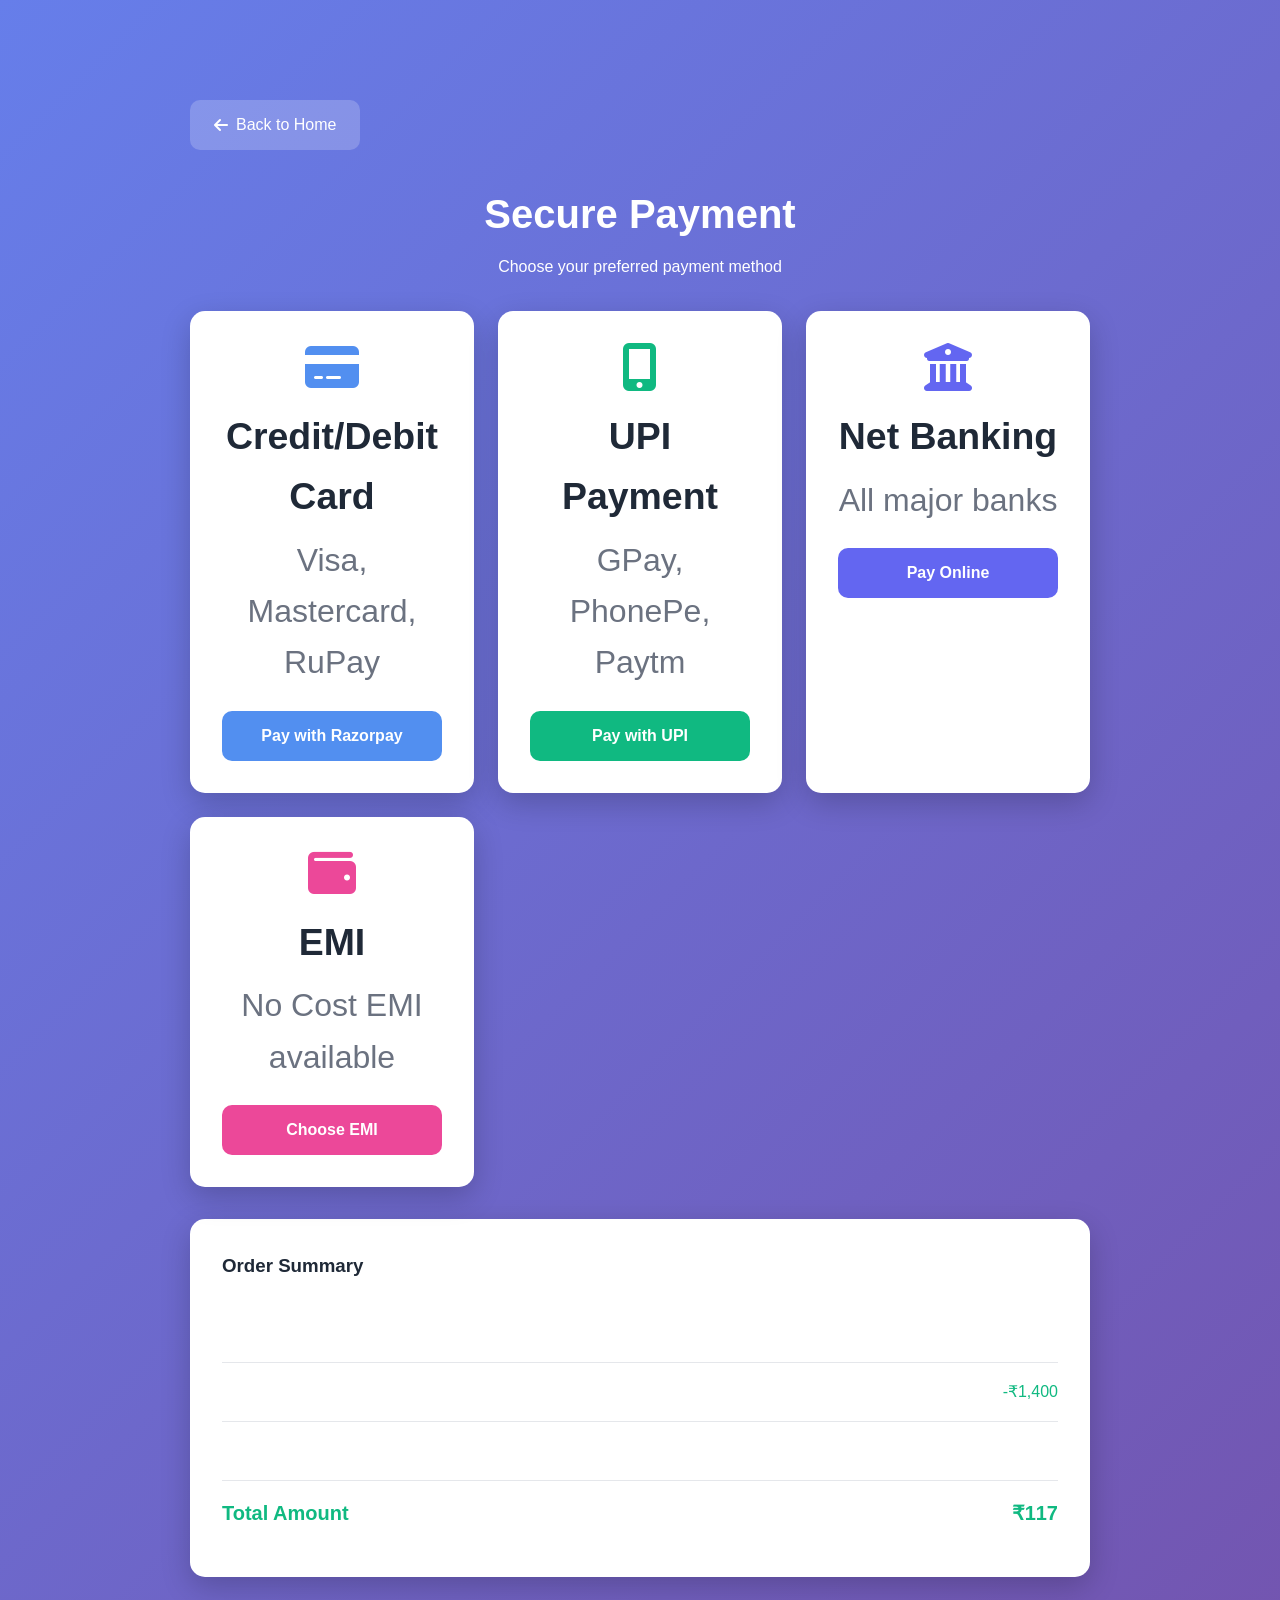
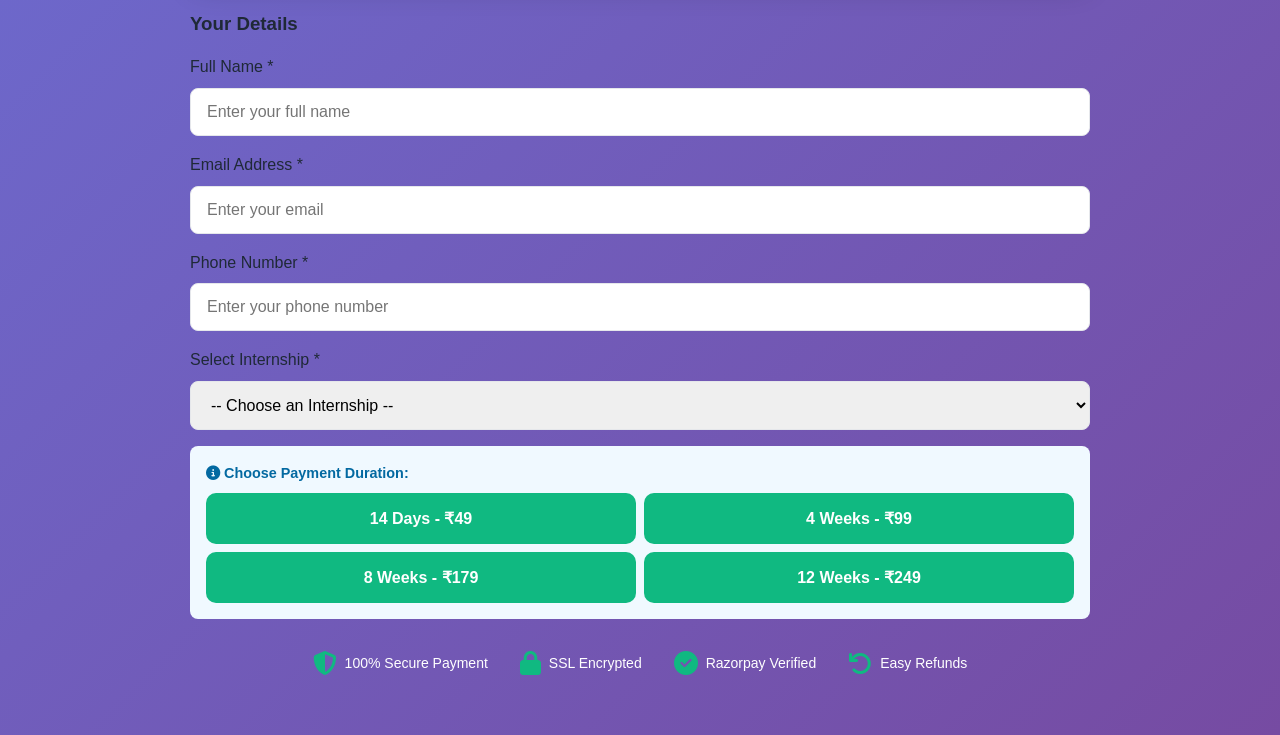
<file: pages/payment.html>
<!DOCTYPE html>
<html lang="en">
<head>
    <meta charset="UTF-8">
    <meta name="viewport" content="width=device-width, initial-scale=1.0">
    <title>Payment - Aivonex Technologies</title>
    <link rel="stylesheet" href="../style.css">
    <link rel="stylesheet" href="https://cdnjs.cloudflare.com/ajax/libs/font-awesome/6.4.0/css/all.min.css">
    <script src="https://checkout.razorpay.com/v1/checkout.js"></script>
    <style>
        .payment-page {
            min-height: 100vh;
            padding: 100px 20px 60px;
            background: linear-gradient(135deg, #667eea 0%, #764ba2 100%);
        }
        .payment-container {
            max-width: 900px;
            margin: 0 auto;
        }
        .payment-header {
            text-align: center;
            color: white;
            margin-bottom: 2rem;
        }
        .payment-header h1 {
            font-size: 2.5rem;
            margin-bottom: 0.5rem;
        }
        .payment-methods {
            display: grid;
            grid-template-columns: repeat(auto-fit, minmax(280px, 1fr));
            gap: 1.5rem;
            margin-bottom: 2rem;
        }
        .payment-method-card {
            background: white;
            border-radius: 15px;
            padding: 2rem;
            text-align: center;
            box-shadow: 0 10px 30px rgba(0,0,0,0.2);
            transition: transform 0.3s ease;
        }
        .payment-method-card:hover {
            transform: translateY(-5px);
        }
        .payment-method-card i {
            font-size: 3rem;
            margin-bottom: 1rem;
        }
        .razorpay-icon { color: #528ff0; }
        .upi-icon { color: #10b981; }
        .card-icon { color: #f59e0b; }
        .netbanking-icon { color: #6366f1; }
        .emi-icon { color: #ec4899; }
        
        .payment-method-card h3 {
            color: #1f2937;
            margin-bottom: 0.5rem;
        }
        .payment-method-card p {
            color: #6b7280;
            margin-bottom: 1rem;
        }
        .btn-pay-now {
            width: 100%;
            padding: 1rem;
            border: none;
            border-radius: 10px;
            font-size: 1rem;
            font-weight: 600;
            cursor: pointer;
            transition: all 0.3s ease;
        }
        .btn-razorpay {
            background: #528ff0;
            color: white;
        }
        .btn-razorpay:hover {
            background: #3371e0;
        }
        .btn-upi {
            background: #10b981;
            color: white;
        }
        .btn-card {
            background: #f59e0b;
            color: white;
        }
        .btn-netbanking {
            background: #6366f1;
            color: white;
        }
        .btn-emi {
            background: #ec4899;
            color: white;
        }
        
        .order-summary {
            background: white;
            border-radius: 15px;
            padding: 2rem;
            margin-top: 2rem;
            box-shadow: 0 10px 30px rgba(0,0,0,0.2);
        }
        .order-summary h3 {
            color: #1f2937;
            margin-bottom: 1.5rem;
        }
        .order-item {
            display: flex;
            justify-content: space-between;
            padding: 1rem 0;
            border-bottom: 1px solid #e5e7eb;
        }
        .order-item:last-child {
            border-bottom: none;
            font-weight: 700;
            font-size: 1.25rem;
            color: #10b981;
        }
        .security-badges {
            display: flex;
            justify-content: center;
            gap: 2rem;
            margin-top: 2rem;
            flex-wrap: wrap;
        }
        .security-badge {
            display: flex;
            align-items: center;
            gap: 0.5rem;
            color: white;
            font-size: 0.875rem;
        }
        .security-badge i {
            font-size: 1.5rem;
            color: #10b981;
        }
        .back-btn {
            display: inline-flex;
            align-items: center;
            gap: 0.5rem;
            color: white;
            text-decoration: none;
            padding: 0.75rem 1.5rem;
            background: rgba(255,255,255,0.2);
            border-radius: 10px;
            margin-bottom: 2rem;
            transition: background 0.3s ease;
        }
        .back-btn:hover {
            background: rgba(255,255,255,0.3);
        }
        .form-group {
            margin-bottom: 1rem;
        }
        .form-group label {
            display: block;
            color: #1f2937;
            margin-bottom: 0.5rem;
            font-weight: 500;
        }
        .form-group input, .form-group select {
            width: 100%;
            padding: 0.875rem 1rem;
            border: 1px solid #e5e7eb;
            border-radius: 8px;
            font-size: 1rem;
        }
        .razorpay-form {
            display: none;
            margin-top: 1.5rem;
        }
        .razorpay-form.active {
            display: block;
        }
    </style>
</head>
<body>
    <div class="payment-page">
        <div class="payment-container">
            <a href="../index.html" class="back-btn">
                <i class="fas fa-arrow-left"></i>
                Back to Home
            </a>
            
            <div class="payment-header">
                <h1>Secure Payment</h1>
                <p>Choose your preferred payment method</p>
            </div>
            
            <div class="payment-methods">
                <div class="payment-method-card">
                    <i class="fas fa-credit-card razorpay-icon"></i>
                    <h3>Credit/Debit Card</h3>
                    <p>Visa, Mastercard, RuPay</p>
                    <button class="btn-pay-now btn-razorpay" onclick="initiateRazorpay('card')">
                        Pay with Razorpay
                    </button>
                </div>
                
                <div class="payment-method-card">
                    <i class="fas fa-mobile-alt upi-icon"></i>
                    <h3>UPI Payment</h3>
                    <p>GPay, PhonePe, Paytm</p>
                    <button class="btn-pay-now btn-upi" onclick="initiateRazorpay('upi')">
                        Pay with UPI
                    </button>
                </div>
                
                <div class="payment-method-card">
                    <i class="fas fa-university netbanking-icon"></i>
                    <h3>Net Banking</h3>
                    <p>All major banks</p>
                    <button class="btn-pay-now btn-netbanking" onclick="initiateRazorpay('netbanking')">
                        Pay Online
                    </button>
                </div>
                
                <div class="payment-method-card">
                    <i class="fas fa-wallet emi-icon"></i>
                    <h3>EMI</h3>
                    <p>No Cost EMI available</p>
                    <button class="btn-pay-now btn-emi" onclick="initiateRazorpay('emi')">
                        Choose EMI
                    </button>
                </div>
            </div>
            
            <div class="order-summary">
                <h3>Order Summary</h3>
                <div class="order-item">
                    <span>Internship Program Fee</span>
                    <span>₹1,499</span>
                </div>
                <div class="order-item">
                    <span>Discount</span>
                    <span style="color: #10b981;">-₹1,400</span>
                </div>
                <div class="order-item">
                    <span>GST (18%)</span>
                    <span>₹18</span>
                </div>
                <div class="order-item">
                    <span>Total Amount</span>
                    <span>₹117</span>
                </div>
            </div>
            
            <div class="razorpay-form" id="razorpayForm" style="display: block; margin-top: 2rem;">
                <h3 style="color: #1f2937; margin-bottom: 1rem;">Your Details</h3>
                <div class="form-group">
                    <label>Full Name *</label>
                    <input type="text" id="payerName" placeholder="Enter your full name" required>
                </div>
                <div class="form-group">
                    <label>Email Address *</label>
                    <input type="email" id="payerEmail" placeholder="Enter your email" required>
                </div>
                <div class="form-group">
                    <label>Phone Number *</label>
                    <input type="tel" id="payerPhone" placeholder="Enter your phone number" required>
                </div>
                <div class="form-group">
                    <label>Select Internship *</label>
                    <select id="payerCourse" required>
                        <option value="">-- Choose an Internship --</option>
                        <option value="Web Development">Web Development - ₹49/₹99/₹179/₹249</option>
                        <option value="App Development">App Development - ₹49/₹99/₹179/₹249</option>
                        <option value="Data Science">Data Science - ₹49/₹99/₹179/₹249</option>
                        <option value="Cyber Security">Cyber Security - ₹49/₹99/₹179/₹249</option>
                        <option value="UI/UX Design">UI/UX Design - ₹49/₹99/₹179/₹249</option>
                        <option value="Digital Marketing">Digital Marketing - ₹49/₹99/₹179/₹249</option>
                        <option value="Python Programming">Python Programming - ₹49/₹99/₹179/₹249</option>
                        <option value="Cloud Computing">Cloud Computing (AWS) - ₹49/₹99/₹179/₹249</option>
                        <option value="Blockchain">Blockchain Development - ₹49/₹99/₹179/₹249</option>
                        <option value="Graphic Design">Graphic Design - ₹49/₹99/₹179/₹249</option>
                    </select>
                </div>
                <div style="background: #f0f9ff; padding: 1rem; border-radius: 8px; margin-top: 1rem;">
                    <p style="color: #0369a1; font-size: 0.9rem; margin-bottom: 0.5rem;">
                        <i class="fas fa-info-circle"></i> <strong>Choose Payment Duration:</strong>
                    </p>
                    <div style="display: grid; grid-template-columns: repeat(2, 1fr); gap: 0.5rem;">
                        <button class="btn-pay" onclick="selectDuration(49)" style="background: #10b981;">14 Days - ₹49</button>
                        <button class="btn-pay" onclick="selectDuration(99)" style="background: #10b981;">4 Weeks - ₹99</button>
                        <button class="btn-pay" onclick="selectDuration(179)" style="background: #10b981;">8 Weeks - ₹179</button>
                        <button class="btn-pay" onclick="selectDuration(249)" style="background: #10b981;">12 Weeks - ₹249</button>
                    </div>
                    <p id="selectedDuration" style="color: #059669; font-weight: 600; margin-top: 0.5rem; display: none;"></p>
                </div>
            </div>
            
            <div class="security-badges">
                <div class="security-badge">
                    <i class="fas fa-shield-alt"></i>
                    <span>100% Secure Payment</span>
                </div>
                <div class="security-badge">
                    <i class="fas fa-lock"></i>
                    <span>SSL Encrypted</span>
                </div>
                <div class="security-badge">
                    <i class="fas fa-check-circle"></i>
                    <span>Razorpay Verified</span>
                </div>
                <div class="security-badge">
                    <i class="fas fa-undo"></i>
                    <span>Easy Refunds</span>
                </div>
            </div>
        </div>
    </div>

    <script>
        // Razorpay Configuration
        const RAZORPAY_KEY_ID = 'rzp_test_sExMderkc2zvof';
        let selectedAmount = 49; // Default amount

        // Select duration function
        function selectDuration(amount) {
            selectedAmount = amount;
            const durationText = document.getElementById('selectedDuration');
            durationText.style.display = 'block';
            
            if (amount === 49) {
                durationText.textContent = '✓ Selected: 14 Days - ₹49';
            } else if (amount === 99) {
                durationText.textContent = '✓ Selected: 4 Weeks - ₹99';
            } else if (amount === 179) {
                durationText.textContent = '✓ Selected: 8 Weeks - ₹179';
            } else if (amount === 249) {
                durationText.textContent = '✓ Selected: 12 Weeks - ₹249';
            }
        }

        function initiateRazorpay(method) {
            // Validate form
            const name = document.getElementById('payerName').value.trim();
            const email = document.getElementById('payerEmail').value.trim();
            const phone = document.getElementById('payerPhone').value.trim();
            const course = document.getElementById('payerCourse').value;
            
            // Check all fields
            if (!name) {
                alert('⚠️ Please enter your full name');
                document.getElementById('payerName').focus();
                return;
            }
            
            if (!email) {
                alert('⚠️ Please enter your email address');
                document.getElementById('payerEmail').focus();
                return;
            }
            
            if (!phone) {
                alert('⚠️ Please enter your phone number');
                document.getElementById('payerPhone').focus();
                return;
            }
            
            if (!course) {
                alert('⚠️ Please select an internship program');
                document.getElementById('payerCourse').focus();
                return;
            }
            
            // Check if duration is selected
            if (!selectedAmount) {
                alert('⚠️ Please select payment duration (14 Days/4 Weeks/8 Weeks/12 Weeks)');
                document.querySelector('#razorpayForm .btn-pay').scrollIntoView({ behavior: 'smooth' });
                return;
            }
            
            const options = {
                "key": RAZORPAY_KEY_ID,
                "amount": selectedAmount * 100, // Amount in paise
                "currency": "INR",
                "name": "Aivonex Technologies",
                "description": `${course} Internship Payment`,
                "image": "https://avatar.iran.liara.run/public",
                "handler": function(response) {
                    handlePaymentSuccess(response, method, name, email, phone, course);
                },
                "prefill": {
                    "name": name,
                    "email": email,
                    "contact": phone
                },
                "theme": {
                    "color": "#0284c7"
                },
                "method": {
                    "upi": true,
                    "card": true,
                    "netbanking": true,
                    "emi": true,
                    "wallet": true
                }
            };
            
            const rzp = new Razorpay(options);
            
            rzp.on('payment.failed', function(response) {
                alert(`❌ Payment Failed!\n\nError: ${response.error.description}\n\nPlease try again.`);
            });
            
            rzp.open();
        }

        function handlePaymentSuccess(response, method, name, email, phone, course) {
            const paymentData = {
                razorpay_payment_id: response.razorpay_payment_id,
                razorpay_order_id: response.razorpay_order_id,
                razorpay_signature: response.razorpay_signature,
                method: method,
                amount: selectedAmount,
                name: name,
                email: email,
                phone: phone,
                course: course,
                status: 'success',
                date: new Date().toISOString()
            };
            
            const payments = JSON.parse(localStorage.getItem('aivonex_payments') || '[]');
            payments.push(paymentData);
            localStorage.setItem('aivonex_payments', JSON.stringify(payments));
            
            const enrollments = JSON.parse(localStorage.getItem('aivonex_enrollments') || '[]');
            enrollments.push({
                email: email,
                course: course,
                paymentId: response.razorpay_payment_id,
                amount: selectedAmount,
                date: new Date().toISOString()
            });
            localStorage.setItem('aivonex_enrollments', JSON.stringify(enrollments));
            
            alert(`✅ Payment Successful!\n\n🎉 Thank you, ${name}!\n\nPayment ID: ${response.razorpay_payment_id}\nCourse: ${course}\nAmount: ₹${selectedAmount}\n\nWe will contact you shortly at ${email} or ${phone}`);
            
            window.location.href = 'dashboard.html';
        }

        // Auto-fill from logged in user
        const currentUser = JSON.parse(localStorage.getItem('aivonex_current_user'));
        if (currentUser) {
            if (!document.getElementById('payerName').value) {
                document.getElementById('payerName').value = currentUser.firstName + ' ' + currentUser.lastName;
            }
            if (!document.getElementById('payerEmail').value) {
                document.getElementById('payerEmail').value = currentUser.email;
            }
            if (!document.getElementById('payerPhone').value && currentUser.phone) {
                document.getElementById('payerPhone').value = currentUser.phone;
            }
        }
        
        // Save form data when user types
        ['payerName', 'payerEmail', 'payerPhone', 'payerCourse'].forEach(id => {
            const element = document.getElementById(id);
            if (element) {
                element.addEventListener('input', function() {
                    localStorage.setItem('aivonex_payer_' + id, this.value);
                });
                const saved = localStorage.getItem('aivonex_payer_' + id);
                if (saved && !element.value) {
                    element.value = saved;
                }
            }
        });
    </script>
</body>
</html>
</file>
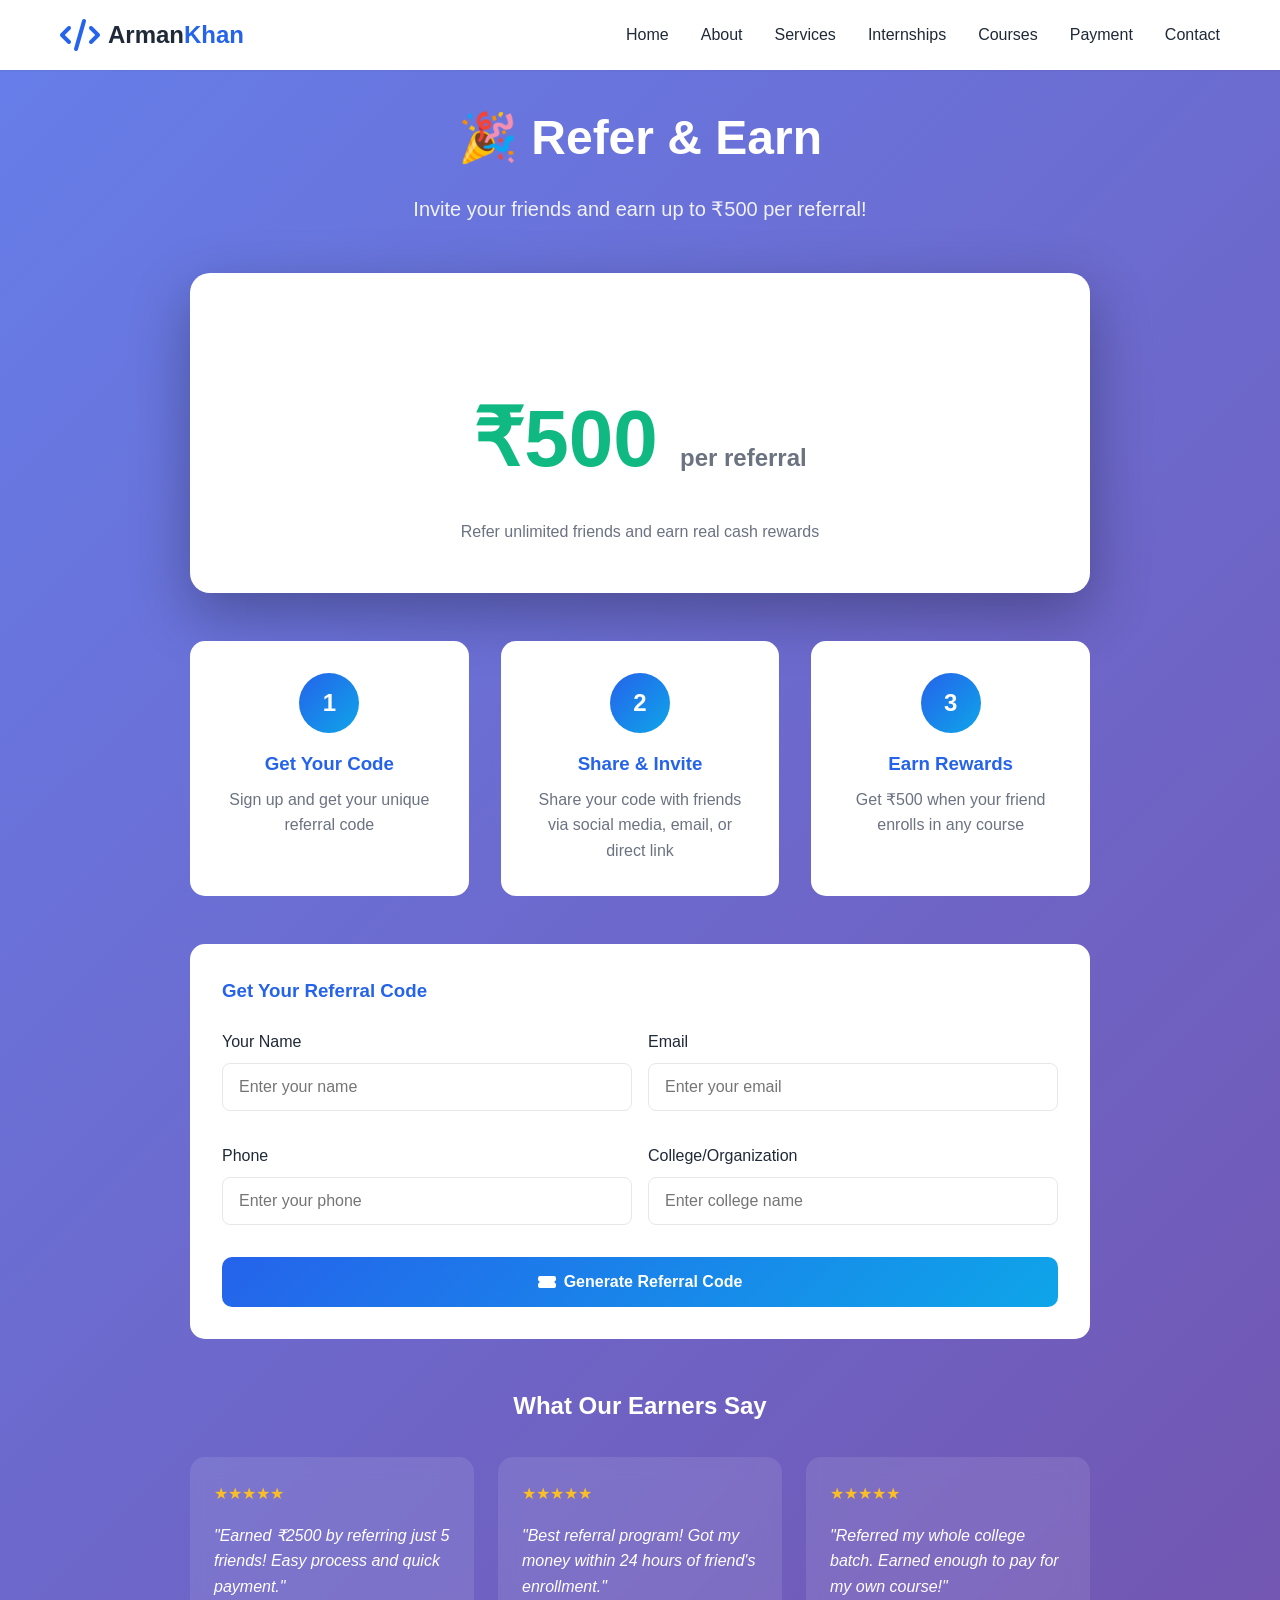
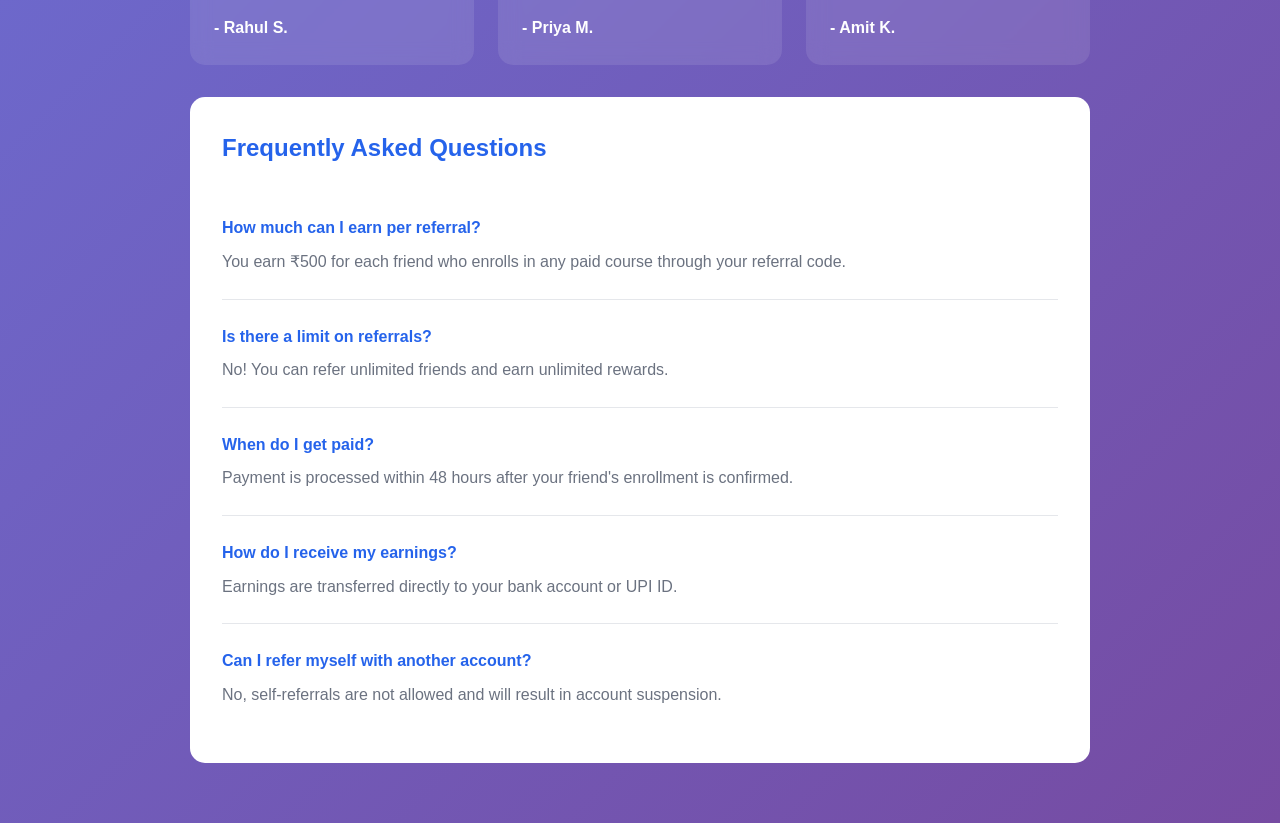
<file: pages/refer.html>
<!DOCTYPE html>
<html lang="en">
<head>
    <meta charset="UTF-8">
    <meta name="viewport" content="width=device-width, initial-scale=1.0">
    <title>Refer & Earn - Aivonex Technologies</title>
    <link rel="stylesheet" href="../style.css">
    <link rel="stylesheet" href="https://cdnjs.cloudflare.com/ajax/libs/font-awesome/6.4.0/css/all.min.css">
    <style>
        .page-wrapper { min-height: 100vh; padding: 100px 20px 60px; background: linear-gradient(135deg, #667eea 0%, #764ba2 100%); }
        .page-container { max-width: 900px; margin: 0 auto; }
        .page-header { text-align: center; color: white; margin-bottom: 3rem; }
        .page-header h1 { font-size: 3rem; margin-bottom: 1rem; }
        .page-header p { font-size: 1.25rem; opacity: 0.9; }
        .earn-card { background: white; border-radius: 20px; padding: 3rem; text-align: center; margin-bottom: 2rem; box-shadow: 0 20px 60px rgba(0,0,0,0.3); }
        .earn-amount { font-size: 5rem; font-weight: 700; color: var(--success-color); margin: 1rem 0; }
        .earn-amount span { font-size: 1.5rem; color: var(--text-secondary); }
        .steps-grid { display: grid; grid-template-columns: repeat(3, 1fr); gap: 2rem; margin: 3rem 0; }
        .step-card { background: white; padding: 2rem; border-radius: 15px; text-align: center; }
        .step-card .step-number { width: 60px; height: 60px; background: linear-gradient(135deg, var(--primary-color), var(--secondary-color)); border-radius: 50%; display: flex; align-items: center; justify-content: center; color: white; font-size: 1.5rem; font-weight: 700; margin: 0 auto 1rem; }
        .step-card h3 { color: var(--primary-color); margin-bottom: 0.5rem; }
        .step-card p { color: var(--text-secondary); }
        .referral-form { background: white; border-radius: 15px; padding: 2rem; margin-top: 2rem; }
        .referral-form h3 { color: var(--primary-color); margin-bottom: 1.5rem; }
        .form-row { display: grid; grid-template-columns: 1fr 1fr; gap: 1rem; margin-bottom: 1rem; }
        .form-group label { display: block; color: var(--text-primary); margin-bottom: 0.5rem; font-weight: 500; }
        .form-group input { width: 100%; padding: 0.875rem 1rem; border: 1px solid var(--border-color); border-radius: 8px; font-size: 1rem; }
        .referral-code { background: var(--bg-light); padding: 1.5rem; border-radius: 10px; text-align: center; margin: 1.5rem 0; }
        .referral-code .code { font-size: 2rem; font-weight: 700; color: var(--primary-color); letter-spacing: 5px; font-family: monospace; }
        .btn-copy { padding: 0.75rem 1.5rem; background: var(--primary-color); color: white; border: none; border-radius: 8px; cursor: pointer; font-weight: 600; margin-top: 1rem; }
        .testimonials { margin-top: 3rem; }
        .testimonial-grid { display: grid; grid-template-columns: repeat(auto-fit, minmax(250px, 1fr)); gap: 1.5rem; }
        .testimonial-card { background: rgba(255,255,255,0.1); backdrop-filter: blur(10px); padding: 1.5rem; border-radius: 15px; color: white; }
        .testimonial-card .stars { color: #fbbf24; margin-bottom: 1rem; }
        .testimonial-card p { font-style: italic; margin-bottom: 1rem; }
        .testimonial-card .name { font-weight: 600; }
        .faq-section { background: white; border-radius: 15px; padding: 2rem; margin-top: 2rem; }
        .faq-item { border-bottom: 1px solid var(--border-color); padding: 1.5rem 0; }
        .faq-item:last-child { border-bottom: none; }
        .faq-item h4 { color: var(--primary-color); margin-bottom: 0.5rem; }
        .faq-item p { color: var(--text-secondary); line-height: 1.6; }
        @media (max-width: 768px) { .steps-grid, .form-row { grid-template-columns: 1fr; } }
    </style>
</head>
<body>
    <nav class="navbar" id="navbar">
        <div class="container nav-container">
            <a href="../index.html" class="logo">
                <i class="fas fa-code"></i>
                <span>Arman<span class="highlight">Khan</span></span>
            </a>
            <ul class="nav-menu">
                <li><a href="../index.html">Home</a></li>
                <li><a href="about.html">About</a></li>
                <li><a href="../index.html#services">Services</a></li>
                <li><a href="../index.html#internships">Internships</a></li>
                <li><a href="courses.html">Courses</a></li>
                <li><a href="payment.html">Payment</a></li>
                <li><a href="contact.html">Contact</a></li>
            </ul>
        </div>
    </nav>

    <div class="page-wrapper">
        <div class="page-container">
            <div class="page-header">
                <h1>🎉 Refer & Earn</h1>
                <p>Invite your friends and earn up to ₹500 per referral!</p>
            </div>

            <div class="earn-card">
                <h2>Start Earning Today</h2>
                <div class="earn-amount">₹500 <span>per referral</span></div>
                <p style="color: var(--text-secondary);">Refer unlimited friends and earn real cash rewards</p>
            </div>

            <div class="steps-grid">
                <div class="step-card">
                    <div class="step-number">1</div>
                    <h3>Get Your Code</h3>
                    <p>Sign up and get your unique referral code</p>
                </div>
                <div class="step-card">
                    <div class="step-number">2</div>
                    <h3>Share & Invite</h3>
                    <p>Share your code with friends via social media, email, or direct link</p>
                </div>
                <div class="step-card">
                    <div class="step-number">3</div>
                    <h3>Earn Rewards</h3>
                    <p>Get ₹500 when your friend enrolls in any course</p>
                </div>
            </div>

            <div class="referral-form">
                <h3>Get Your Referral Code</h3>
                <form id="referralForm">
                    <div class="form-row">
                        <div class="form-group">
                            <label>Your Name</label>
                            <input type="text" id="refName" placeholder="Enter your name" required>
                        </div>
                        <div class="form-group">
                            <label>Email</label>
                            <input type="email" id="refEmail" placeholder="Enter your email" required>
                        </div>
                    </div>
                    <div class="form-row">
                        <div class="form-group">
                            <label>Phone</label>
                            <input type="tel" id="refPhone" placeholder="Enter your phone" required>
                        </div>
                        <div class="form-group">
                            <label>College/Organization</label>
                            <input type="text" id="refCollege" placeholder="Enter college name">
                        </div>
                    </div>
                    <button type="submit" class="btn-submit" style="width: 100%; padding: 1rem; background: linear-gradient(135deg, var(--primary-color), var(--secondary-color)); color: white; border: none; border-radius: 10px; font-size: 1rem; font-weight: 600; cursor: pointer;">
                        <i class="fas fa-ticket-alt"></i> Generate Referral Code
                    </button>
                </form>

                <div class="referral-code" id="referralCode" style="display: none;">
                    <p style="color: var(--text-secondary); margin-bottom: 0.5rem;">Your Referral Code</p>
                    <div class="code" id="codeDisplay">ARMAN123</div>
                    <button class="btn-copy" onclick="copyCode()">
                        <i class="fas fa-copy"></i> Copy Code
                    </button>
                    <p style="color: var(--text-secondary); margin-top: 1rem; font-size: 0.875rem;">Share this code with your friends</p>
                </div>
            </div>

            <div class="testimonials">
                <h2 style="color: white; text-align: center; margin-bottom: 2rem;">What Our Earners Say</h2>
                <div class="testimonial-grid">
                    <div class="testimonial-card">
                        <div class="stars">★★★★★</div>
                        <p>"Earned ₹2500 by referring just 5 friends! Easy process and quick payment."</p>
                        <div class="name">- Rahul S.</div>
                    </div>
                    <div class="testimonial-card">
                        <div class="stars">★★★★★</div>
                        <p>"Best referral program! Got my money within 24 hours of friend's enrollment."</p>
                        <div class="name">- Priya M.</div>
                    </div>
                    <div class="testimonial-card">
                        <div class="stars">★★★★★</div>
                        <p>"Referred my whole college batch. Earned enough to pay for my own course!"</p>
                        <div class="name">- Amit K.</div>
                    </div>
                </div>
            </div>

            <div class="faq-section">
                <h2 style="color: var(--primary-color); margin-bottom: 1.5rem;">Frequently Asked Questions</h2>
                <div class="faq-item">
                    <h4>How much can I earn per referral?</h4>
                    <p>You earn ₹500 for each friend who enrolls in any paid course through your referral code.</p>
                </div>
                <div class="faq-item">
                    <h4>Is there a limit on referrals?</h4>
                    <p>No! You can refer unlimited friends and earn unlimited rewards.</p>
                </div>
                <div class="faq-item">
                    <h4>When do I get paid?</h4>
                    <p>Payment is processed within 48 hours after your friend's enrollment is confirmed.</p>
                </div>
                <div class="faq-item">
                    <h4>How do I receive my earnings?</h4>
                    <p>Earnings are transferred directly to your bank account or UPI ID.</p>
                </div>
                <div class="faq-item">
                    <h4>Can I refer myself with another account?</h4>
                    <p>No, self-referrals are not allowed and will result in account suspension.</p>
                </div>
            </div>
        </div>
    </div>

    <script src="../script.js"></script>
    <script>
        document.getElementById('referralForm').addEventListener('submit', function(e) {
            e.preventDefault();
            const name = document.getElementById('refName').value;
            const code = 'ARMAN' + Math.random().toString(36).substring(2, 6).toUpperCase();
            document.getElementById('codeDisplay').textContent = code;
            document.getElementById('referralCode').style.display = 'block';
            
            // Save referral data
            const referrals = JSON.parse(localStorage.getItem('arman_referrals') || '[]');
            referrals.push({ name, code, email: document.getElementById('refEmail').value, phone: document.getElementById('refPhone').value, date: new Date().toISOString() });
            localStorage.setItem('arman_referrals', JSON.stringify(referrals));
            
            alert('✅ Your Referral Code Generated: ' + code);
        });

        function copyCode() {
            const code = document.getElementById('codeDisplay').textContent;
            navigator.clipboard.writeText(code);
            alert('✅ Code copied: ' + code);
        }
    </script>
</body>
</html>
</file>
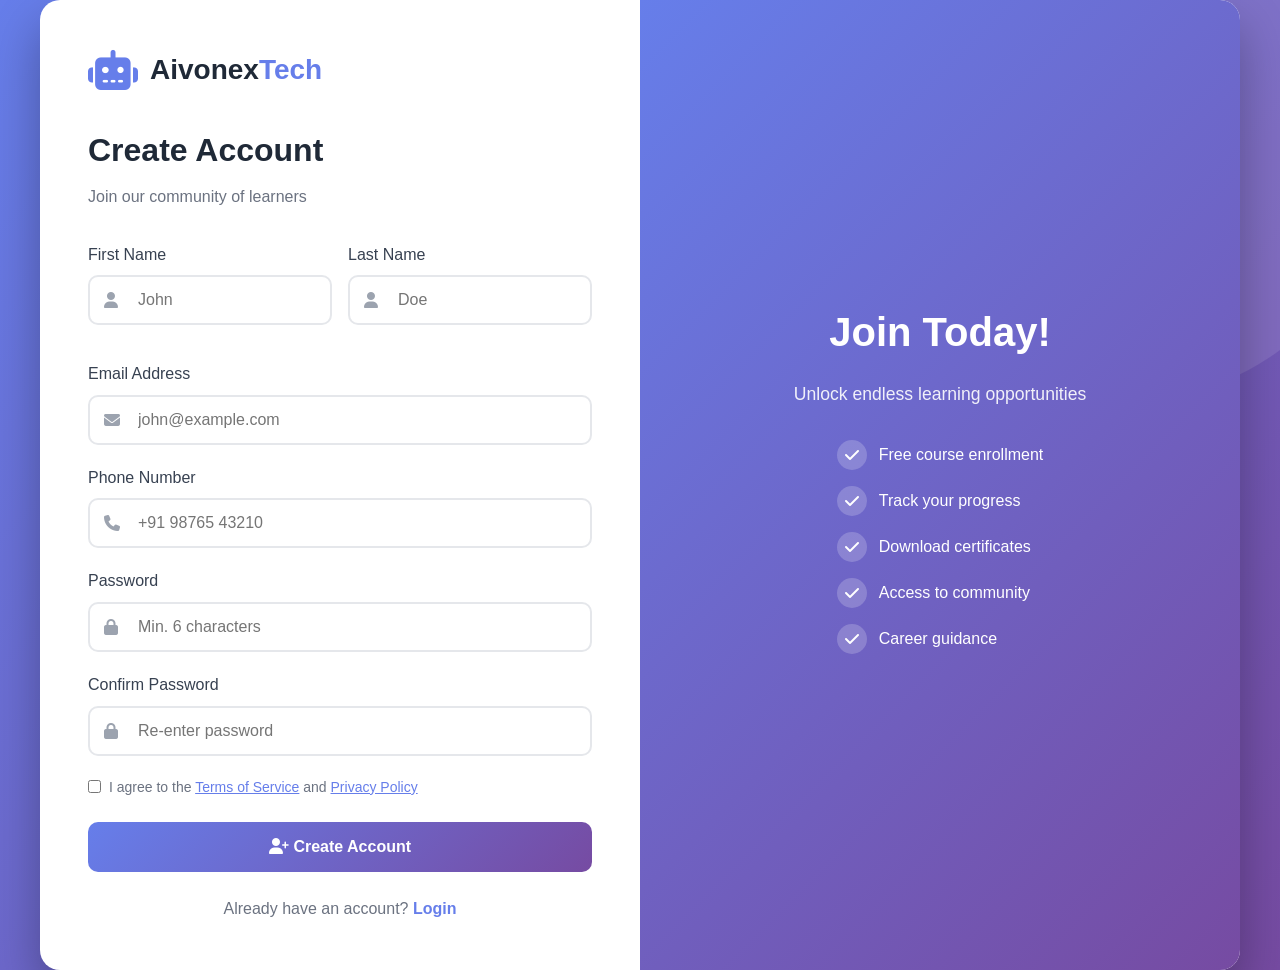
<file: pages/signup.html>
<!DOCTYPE html>
<html lang="en">
<head>
    <meta charset="UTF-8">
    <meta name="viewport" content="width=device-width, initial-scale=1.0">
    <title>Sign Up - Aivonex Technologies</title>
    <link rel="stylesheet" href="../style.css">
    <link rel="stylesheet" href="https://cdnjs.cloudflare.com/ajax/libs/font-awesome/6.4.0/css/all.min.css">
    <style>
        .signup-page {
            min-height: 100vh;
            display: flex;
            background: linear-gradient(135deg, #667eea 0%, #764ba2 100%);
            position: relative;
            overflow: hidden;
        }
        .signup-page::before {
            content: '';
            position: absolute;
            width: 500px;
            height: 500px;
            background: rgba(255,255,255,0.1);
            border-radius: 50%;
            top: -100px;
            right: -100px;
        }
        .signup-container {
            display: grid;
            grid-template-columns: 1fr 1fr;
            width: 100%;
            max-width: 1200px;
            margin: auto;
            background: white;
            border-radius: 20px;
            overflow: hidden;
            box-shadow: 0 25px 50px rgba(0,0,0,0.3);
            position: relative;
            z-index: 1;
        }
        .signup-left {
            padding: 3rem;
            display: flex;
            flex-direction: column;
            justify-content: center;
        }
        .signup-right {
            background: linear-gradient(135deg, #667eea 0%, #764ba2 100%);
            padding: 3rem;
            display: flex;
            flex-direction: column;
            justify-content: center;
            align-items: center;
            color: white;
            text-align: center;
        }
        .logo {
            display: flex;
            align-items: center;
            gap: 0.75rem;
            font-size: 1.75rem;
            font-weight: 700;
            margin-bottom: 2rem;
        }
        .logo i { color: #667eea; font-size: 2.5rem; }
        .logo .highlight { color: #667eea; }
        .signup-form h2 {
            font-size: 2rem;
            color: #1f2937;
            margin-bottom: 0.5rem;
        }
        .signup-form p {
            color: #6b7280;
            margin-bottom: 2rem;
        }
        .form-row {
            display: grid;
            grid-template-columns: 1fr 1fr;
            gap: 1rem;
        }
        .form-group {
            margin-bottom: 1.25rem;
        }
        .form-group label {
            display: block;
            color: #374151;
            margin-bottom: 0.5rem;
            font-weight: 500;
        }
        .input-wrapper {
            position: relative;
        }
        .input-wrapper i {
            position: absolute;
            left: 1rem;
            top: 50%;
            transform: translateY(-50%);
            color: #9ca3af;
        }
        .input-wrapper input, .input-wrapper select {
            width: 100%;
            padding: 0.875rem 1rem 0.875rem 3rem;
            border: 2px solid #e5e7eb;
            border-radius: 10px;
            font-size: 1rem;
            transition: all 0.3s ease;
        }
        .input-wrapper input:focus, .input-wrapper select:focus {
            outline: none;
            border-color: #667eea;
            box-shadow: 0 0 0 3px rgba(102, 126, 234, 0.1);
        }
        .terms {
            display: flex;
            align-items: flex-start;
            gap: 0.5rem;
            color: #6b7280;
            font-size: 0.875rem;
            margin-bottom: 1.5rem;
        }
        .terms input {
            margin-top: 0.25rem;
        }
        .btn-signup {
            width: 100%;
            padding: 1rem;
            background: linear-gradient(135deg, #667eea 0%, #764ba2 100%);
            color: white;
            border: none;
            border-radius: 10px;
            font-size: 1rem;
            font-weight: 600;
            cursor: pointer;
            transition: all 0.3s ease;
        }
        .btn-signup:hover {
            transform: translateY(-2px);
            box-shadow: 0 10px 30px rgba(102, 126, 234, 0.4);
        }
        .login-link {
            text-align: center;
            margin-top: 1.5rem;
            color: #6b7280;
        }
        .login-link a {
            color: #667eea;
            text-decoration: none;
            font-weight: 600;
        }
        .signup-right h2 {
            font-size: 2.5rem;
            margin-bottom: 1rem;
        }
        .signup-right p {
            font-size: 1.1rem;
            opacity: 0.9;
            margin-bottom: 2rem;
        }
        .benefit-list {
            list-style: none;
            text-align: left;
        }
        .benefit-list li {
            display: flex;
            align-items: center;
            gap: 0.75rem;
            margin-bottom: 1rem;
        }
        .benefit-list i {
            width: 30px;
            height: 30px;
            background: rgba(255,255,255,0.2);
            border-radius: 50%;
            display: flex;
            align-items: center;
            justify-content: center;
        }
        .back-home {
            position: absolute;
            top: 20px;
            left: 20px;
            display: flex;
            align-items: center;
            gap: 0.5rem;
            color: white;
            text-decoration: none;
            padding: 0.75rem 1.5rem;
            background: rgba(255,255,255,0.2);
            border-radius: 10px;
            backdrop-filter: blur(10px);
            transition: all 0.3s ease;
        }
        .back-home:hover {
            background: rgba(255,255,255,0.3);
            transform: translateY(-2px);
        }
        @media (max-width: 768px) {
            .signup-container {
                grid-template-columns: 1fr;
                margin: 20px;
            }
            .signup-right {
                display: none;
            }
            .form-row {
                grid-template-columns: 1fr;
            }
        }
    </style>
</head>
<body>
    <a href="../index.html" class="back-home">
        <i class="fas fa-arrow-left"></i>
        Back to Home
    </a>

    <div class="signup-page">
        <div class="signup-container">
            <div class="signup-left">
                <a href="../index.html" class="logo">
                    <i class="fas fa-robot"></i>
                    <span>Aivonex<span class="highlight">Tech</span></span>
                </a>

                <div class="signup-form">
                    <h2>Create Account</h2>
                    <p>Join our community of learners</p>

                    <form id="signupForm">
                        <div class="form-row">
                            <div class="form-group">
                                <label>First Name</label>
                                <div class="input-wrapper">
                                    <i class="fas fa-user"></i>
                                    <input type="text" id="firstName" placeholder="John" required>
                                </div>
                            </div>
                            <div class="form-group">
                                <label>Last Name</label>
                                <div class="input-wrapper">
                                    <i class="fas fa-user"></i>
                                    <input type="text" id="lastName" placeholder="Doe" required>
                                </div>
                            </div>
                        </div>

                        <div class="form-group">
                            <label>Email Address</label>
                            <div class="input-wrapper">
                                <i class="fas fa-envelope"></i>
                                <input type="email" id="email" placeholder="john@example.com" required>
                            </div>
                        </div>

                        <div class="form-group">
                            <label>Phone Number</label>
                            <div class="input-wrapper">
                                <i class="fas fa-phone"></i>
                                <input type="tel" id="phone" placeholder="+91 98765 43210" required>
                            </div>
                        </div>

                        <div class="form-group">
                            <label>Password</label>
                            <div class="input-wrapper">
                                <i class="fas fa-lock"></i>
                                <input type="password" id="password" placeholder="Min. 6 characters" minlength="6" required>
                            </div>
                        </div>

                        <div class="form-group">
                            <label>Confirm Password</label>
                            <div class="input-wrapper">
                                <i class="fas fa-lock"></i>
                                <input type="password" id="confirmPassword" placeholder="Re-enter password" required>
                            </div>
                        </div>

                        <div class="terms">
                            <input type="checkbox" id="terms" required>
                            <label for="terms">
                                I agree to the <a href="#" style="color: #667eea;">Terms of Service</a> and <a href="#" style="color: #667eea;">Privacy Policy</a>
                            </label>
                        </div>

                        <button type="submit" class="btn-signup">
                            <i class="fas fa-user-plus"></i> Create Account
                        </button>
                    </form>

                    <div class="login-link">
                        Already have an account? <a href="login.html">Login</a>
                    </div>
                </div>
            </div>

            <div class="signup-right">
                <h2>Join Today!</h2>
                <p>Unlock endless learning opportunities</p>

                <ul class="benefit-list">
                    <li>
                        <i class="fas fa-check"></i>
                        <span>Free course enrollment</span>
                    </li>
                    <li>
                        <i class="fas fa-check"></i>
                        <span>Track your progress</span>
                    </li>
                    <li>
                        <i class="fas fa-check"></i>
                        <span>Download certificates</span>
                    </li>
                    <li>
                        <i class="fas fa-check"></i>
                        <span>Access to community</span>
                    </li>
                    <li>
                        <i class="fas fa-check"></i>
                        <span>Career guidance</span>
                    </li>
                </ul>
            </div>
        </div>
    </div>

    <script>
        document.getElementById('signupForm').addEventListener('submit', function(e) {
            e.preventDefault();
            
            const password = document.getElementById('password').value;
            const confirmPassword = document.getElementById('confirmPassword').value;
            
            if (password !== confirmPassword) {
                alert('❌ Passwords do not match!');
                return;
            }
            
            const userData = {
                firstName: document.getElementById('firstName').value,
                lastName: document.getElementById('lastName').value,
                email: document.getElementById('email').value,
                phone: document.getElementById('phone').value,
                password: password,
                joinedDate: new Date().toISOString()
            };
            
            // Save to localStorage
            const users = JSON.parse(localStorage.getItem('aivonex_users') || '[]');
            
            // Check if email already exists
            if (users.find(u => u.email === userData.email)) {
                alert('❌ Email already registered! Please login.');
                return;
            }
            
            users.push(userData);
            localStorage.setItem('aivonex_users', JSON.stringify(users));
            
            // Save current user
            localStorage.setItem('aivonex_current_user', JSON.stringify(userData));
            
            // Show success
            const btn = document.querySelector('.btn-signup');
            btn.innerHTML = '<i class="fas fa-check"></i> Account Created!';
            btn.style.background = 'linear-gradient(135deg, #10b981, #059669)';
            
            setTimeout(() => {
                window.location.href = 'dashboard.html';
            }, 1500);
        });
    </script>
</body>
</html>
</file>
<file: style.css>
/* ==================== RESET & BASE ==================== */
* {
    margin: 0;
    padding: 0;
    box-sizing: border-box;
}

:root {
    --primary-color: #2563eb;
    --primary-dark: #1d4ed8;
    --secondary-color: #0ea5e9;
    --accent-color: #f59e0b;
    --success-color: #10b981;
    --text-primary: #1f2937;
    --text-secondary: #6b7280;
    --text-light: #9ca3af;
    --bg-white: #ffffff;
    --bg-light: #f9fafb;
    --bg-dark: #111827;
    --border-color: #e5e7eb;
    --shadow-sm: 0 1px 2px rgba(0, 0, 0, 0.05);
    --shadow-md: 0 4px 6px rgba(0, 0, 0, 0.1);
    --shadow-lg: 0 10px 15px rgba(0, 0, 0, 0.1);
    --shadow-xl: 0 20px 25px rgba(0, 0, 0, 0.15);
}

html {
    scroll-behavior: smooth;
}

body {
    font-family: 'Segoe UI', Tahoma, Geneva, Verdana, sans-serif;
    line-height: 1.6;
    color: var(--text-primary);
    background: var(--bg-white);
}

.container {
    max-width: 1200px;
    margin: 0 auto;
    padding: 0 20px;
}

.highlight {
    color: var(--primary-color);
}

.text-center {
    text-align: center;
}

/* ==================== NAVIGATION ==================== */
.navbar {
    position: fixed;
    top: 0;
    left: 0;
    right: 0;
    background: var(--bg-white);
    box-shadow: var(--shadow-sm);
    z-index: 1000;
    transition: all 0.3s ease;
}

.navbar.scrolled {
    box-shadow: var(--shadow-md);
}

.nav-container {
    display: flex;
    justify-content: space-between;
    align-items: center;
    padding: 1rem 20px;
}

.logo {
    display: flex;
    align-items: center;
    gap: 0.5rem;
    font-size: 1.5rem;
    font-weight: 700;
    color: var(--text-primary);
    text-decoration: none;
}

.logo i {
    color: var(--primary-color);
    font-size: 2rem;
}

.nav-menu {
    display: flex;
    list-style: none;
    gap: 2rem;
}

.nav-menu a {
    text-decoration: none;
    color: var(--text-primary);
    font-weight: 500;
    transition: color 0.3s ease;
    position: relative;
}

.nav-menu a::after {
    content: '';
    position: absolute;
    bottom: -5px;
    left: 0;
    width: 0;
    height: 2px;
    background: var(--primary-color);
    transition: width 0.3s ease;
}

.nav-menu a:hover::after {
    width: 100%;
}

.nav-menu a:hover {
    color: var(--primary-color);
}

.nav-buttons {
    display: flex;
    gap: 1rem;
}

.btn-login, .btn-register {
    padding: 0.5rem 1.5rem;
    border-radius: 8px;
    text-decoration: none;
    font-weight: 600;
    transition: all 0.3s ease;
}

.btn-login {
    color: var(--primary-color);
    border: 2px solid var(--primary-color);
}

.btn-login:hover {
    background: var(--primary-color);
    color: var(--bg-white);
}

.btn-register {
    background: var(--primary-color);
    color: var(--bg-white);
    border: 2px solid var(--primary-color);
}

.btn-register:hover {
    background: var(--primary-dark);
    border-color: var(--primary-dark);
}

.hamburger {
    display: none;
    flex-direction: column;
    gap: 5px;
    cursor: pointer;
}

.hamburger span {
    width: 25px;
    height: 3px;
    background: var(--primary-color);
    border-radius: 3px;
    transition: all 0.3s ease;
}

/* ==================== HERO SECTION ==================== */
.hero {
    position: relative;
    min-height: 100vh;
    display: flex;
    align-items: center;
    background: linear-gradient(135deg, #667eea 0%, #764ba2 100%);
    padding: 100px 20px 60px;
    overflow: hidden;
}

.hero-overlay {
    position: absolute;
    inset: 0;
    background: url('data:image/svg+xml,<svg xmlns="http://www.w3.org/2000/svg" viewBox="0 0 100 100"><circle cx="10" cy="10" r="1" fill="rgba(255,255,255,0.1)"/><circle cx="30" cy="50" r="1.5" fill="rgba(255,255,255,0.1)"/><circle cx="70" cy="30" r="1" fill="rgba(255,255,255,0.1)"/><circle cx="90" cy="80" r="1.5" fill="rgba(255,255,255,0.1)"/></svg>');
    opacity: 0.5;
}

.hero-content {
    position: relative;
    z-index: 1;
    text-align: center;
    color: var(--bg-white);
}

.hero-title {
    font-size: 3rem;
    font-weight: 800;
    margin-bottom: 1rem;
    line-height: 1.2;
}

.hero-title .highlight {
    color: var(--accent-color);
}

.hero-subtitle {
    font-size: 1.25rem;
    max-width: 700px;
    margin: 0 auto 2rem;
    opacity: 0.95;
}

.hero-stats {
    display: grid;
    grid-template-columns: repeat(4, 1fr);
    gap: 2rem;
    margin-bottom: 2rem;
}

.stat-item {
    display: flex;
    flex-direction: column;
    align-items: center;
    gap: 0.5rem;
}

.stat-item i {
    font-size: 2rem;
    margin-bottom: 0.5rem;
    color: var(--accent-color);
}

.stat-number {
    font-size: 2rem;
    font-weight: 700;
}

.stat-label {
    font-size: 0.875rem;
    opacity: 0.9;
}

.hero-buttons {
    display: flex;
    gap: 1rem;
    justify-content: center;
    flex-wrap: wrap;
    margin-bottom: 2rem;
}

.btn-primary, .btn-secondary, .btn-outline {
    padding: 1rem 2rem;
    border-radius: 10px;
    text-decoration: none;
    font-weight: 600;
    display: inline-flex;
    align-items: center;
    gap: 0.5rem;
    transition: all 0.3s ease;
}

.btn-primary {
    background: var(--accent-color);
    color: var(--bg-white);
}

.btn-primary:hover {
    transform: translateY(-3px);
    box-shadow: 0 10px 30px rgba(245, 158, 11, 0.4);
}

.btn-secondary {
    background: var(--bg-white);
    color: var(--primary-color);
}

.btn-secondary:hover {
    transform: translateY(-3px);
    box-shadow: 0 10px 30px rgba(255, 255, 255, 0.3);
}

.btn-outline {
    border: 2px solid var(--bg-white);
    color: var(--bg-white);
}

.btn-outline:hover {
    background: var(--bg-white);
    color: var(--primary-color);
}

.trust-badges {
    display: flex;
    gap: 2rem;
    justify-content: center;
    flex-wrap: wrap;
    margin-top: 2rem;
}

.trust-badges span {
    display: flex;
    align-items: center;
    gap: 0.5rem;
    font-size: 0.875rem;
    opacity: 0.9;
}

.trust-badges i {
    color: var(--success-color);
}

/* ==================== ABOUT SECTION ==================== */
.about {
    padding: 80px 20px;
    background: var(--bg-light);
}

.about-grid {
    display: grid;
    grid-template-columns: 1fr 1fr;
    gap: 4rem;
    align-items: center;
}

.section-title {
    font-size: 2.5rem;
    font-weight: 700;
    margin-bottom: 1rem;
}

.about-text {
    color: var(--text-secondary);
    font-size: 1.1rem;
    margin-bottom: 2rem;
    line-height: 1.8;
}

.mission-vision {
    display: grid;
    grid-template-columns: 1fr 1fr;
    gap: 1.5rem;
    margin-bottom: 2rem;
}

.mv-card {
    background: var(--bg-white);
    padding: 1.5rem;
    border-radius: 12px;
    box-shadow: var(--shadow-sm);
}

.mv-card i {
    font-size: 2rem;
    color: var(--primary-color);
    margin-bottom: 1rem;
}

.mv-card h3 {
    font-size: 1.25rem;
    margin-bottom: 0.5rem;
}

.mv-card p {
    color: var(--text-secondary);
    font-size: 0.9rem;
}

.about-features {
    display: grid;
    grid-template-columns: 1fr 1fr;
    gap: 1rem;
}

.feature {
    display: flex;
    align-items: center;
    gap: 0.75rem;
}

.feature i {
    color: var(--success-color);
    font-size: 1.25rem;
}

.about-image {
    position: relative;
}

.image-wrapper img {
    width: 100%;
    border-radius: 20px;
    box-shadow: var(--shadow-xl);
}

.experience-badge {
    position: absolute;
    bottom: -20px;
    left: -20px;
    background: var(--primary-color);
    color: var(--bg-white);
    padding: 1.5rem;
    border-radius: 15px;
    text-align: center;
    box-shadow: var(--shadow-lg);
}

.experience-badge .years {
    display: block;
    font-size: 2.5rem;
    font-weight: 700;
}

.experience-badge .text {
    font-size: 0.875rem;
    opacity: 0.9;
}

/* ==================== SERVICES SECTION ==================== */
.services {
    padding: 80px 20px;
}

.section-subtitle {
    color: var(--text-secondary);
    font-size: 1.1rem;
    margin-bottom: 3rem;
}

.services-grid {
    display: grid;
    grid-template-columns: repeat(3, 1fr);
    gap: 2rem;
}

.service-card {
    background: var(--bg-white);
    border: 1px solid var(--border-color);
    border-radius: 15px;
    padding: 2rem;
    transition: all 0.3s ease;
}

.service-card:hover {
    transform: translateY(-10px);
    box-shadow: var(--shadow-xl);
    border-color: var(--primary-color);
}

.service-icon {
    width: 70px;
    height: 70px;
    background: linear-gradient(135deg, var(--primary-color), var(--secondary-color));
    border-radius: 15px;
    display: flex;
    align-items: center;
    justify-content: center;
    margin-bottom: 1.5rem;
}

.service-icon i {
    font-size: 2rem;
    color: var(--bg-white);
}

.service-card h3 {
    font-size: 1.5rem;
    margin-bottom: 1rem;
}

.service-card p {
    color: var(--text-secondary);
    margin-bottom: 1.5rem;
    line-height: 1.7;
}

.service-features {
    list-style: none;
    margin-bottom: 1.5rem;
}

.service-features li {
    display: flex;
    align-items: center;
    gap: 0.5rem;
    margin-bottom: 0.5rem;
    color: var(--text-secondary);
}

.service-features i {
    color: var(--success-color);
}

.btn-service {
    display: inline-flex;
    align-items: center;
    gap: 0.5rem;
    color: var(--primary-color);
    text-decoration: none;
    font-weight: 600;
    transition: gap 0.3s ease;
}

.btn-service:hover {
    gap: 1rem;
}

/* ==================== INTERNSHIPS SECTION ==================== */
.internships {
    padding: 80px 20px;
    background: var(--bg-light);
}

.internship-grid {
    display: grid;
    grid-template-columns: repeat(3, 1fr);
    gap: 2rem;
    margin-bottom: 3rem;
}

.internship-card {
    background: var(--bg-white);
    border: 1px solid var(--border-color);
    border-radius: 15px;
    overflow: hidden;
    transition: all 0.3s ease;
    position: relative;
}

.internship-card:hover {
    transform: translateY(-10px);
    box-shadow: var(--shadow-xl);
}

.internship-card.featured {
    border-color: var(--accent-color);
    box-shadow: 0 0 30px rgba(245, 158, 11, 0.2);
}

.internship-card .badge {
    position: absolute;
    top: 15px;
    right: 15px;
    background: var(--accent-color);
    color: var(--bg-white);
    padding: 0.25rem 1rem;
    border-radius: 20px;
    font-size: 0.75rem;
    font-weight: 600;
}

.card-header {
    background: linear-gradient(135deg, var(--primary-color), var(--secondary-color));
    color: var(--bg-white);
    padding: 1.5rem;
    display: flex;
    align-items: center;
    gap: 1rem;
}

.card-header i {
    font-size: 2.5rem;
}

.card-header h3 {
    font-size: 1.25rem;
}

.card-body {
    padding: 1.5rem;
}

.duration, .mode {
    display: flex;
    align-items: center;
    gap: 0.5rem;
    color: var(--text-secondary);
    margin-bottom: 0.75rem;
    font-size: 0.9rem;
}

.internship-features {
    list-style: none;
    margin-bottom: 1.5rem;
}

.internship-features li {
    display: flex;
    align-items: center;
    gap: 0.5rem;
    margin-bottom: 0.5rem;
    color: var(--text-secondary);
    font-size: 0.9rem;
}

.internship-features i {
    color: var(--primary-color);
}

.pricing {
    display: flex;
    align-items: center;
    gap: 1rem;
    margin-bottom: 1rem;
}

.original-price {
    text-decoration: line-through;
    color: var(--text-light);
    font-size: 1rem;
}

.discounted-price {
    font-size: 1.75rem;
    font-weight: 700;
    color: var(--success-color);
}

.rating {
    display: flex;
    align-items: center;
    gap: 0.5rem;
    margin-bottom: 1rem;
    font-size: 0.9rem;
}

.rating i {
    color: var(--accent-color);
}

.rating span {
    color: var(--text-secondary);
}

.btn-enroll {
    display: block;
    width: 100%;
    padding: 1rem;
    background: linear-gradient(135deg, var(--primary-color), var(--secondary-color));
    color: var(--bg-white);
    text-align: center;
    text-decoration: none;
    font-weight: 600;
    border: none;
    transition: all 0.3s ease;
}

.btn-enroll:hover {
    opacity: 0.9;
    transform: scale(1.02);
}

.internship-benefits {
    text-align: center;
}

.internship-benefits h3 {
    font-size: 1.75rem;
    margin-bottom: 2rem;
}

.benefits-grid {
    display: grid;
    grid-template-columns: repeat(6, 1fr);
    gap: 1.5rem;
}

.benefit-item {
    display: flex;
    flex-direction: column;
    align-items: center;
    gap: 0.5rem;
}

.benefit-item i {
    font-size: 2.5rem;
    color: var(--primary-color);
}

.benefit-item span {
    font-size: 0.875rem;
    color: var(--text-secondary);
}

/* ==================== COURSES SECTION ==================== */
.courses {
    padding: 80px 20px;
}

.courses-grid {
    display: grid;
    grid-template-columns: repeat(4, 1fr);
    gap: 1.5rem;
    margin-bottom: 3rem;
}

.course-card {
    background: var(--bg-white);
    border: 1px solid var(--border-color);
    border-radius: 15px;
    overflow: hidden;
    transition: all 0.3s ease;
}

.course-card:hover {
    transform: translateY(-5px);
    box-shadow: var(--shadow-lg);
}

.course-image {
    height: 150px;
    background: linear-gradient(135deg, var(--primary-color), var(--secondary-color));
    display: flex;
    align-items: center;
    justify-content: center;
}

.course-image i {
    font-size: 4rem;
    color: var(--bg-white);
}

.course-content {
    padding: 1.5rem;
}

.course-content h4 {
    font-size: 1.1rem;
    margin-bottom: 0.5rem;
}

.course-content p {
    color: var(--text-secondary);
    font-size: 0.9rem;
    margin-bottom: 1rem;
}

.course-meta {
    display: flex;
    gap: 1rem;
    margin-bottom: 1rem;
    font-size: 0.875rem;
    color: var(--text-secondary);
}

.course-meta span {
    display: flex;
    align-items: center;
    gap: 0.25rem;
}

.btn-course {
    display: block;
    width: 100%;
    padding: 0.75rem;
    background: var(--primary-color);
    color: var(--bg-white);
    text-align: center;
    text-decoration: none;
    border-radius: 8px;
    font-weight: 600;
    transition: all 0.3s ease;
}

.btn-course:hover {
    background: var(--primary-dark);
}

.course-stats {
    display: flex;
    justify-content: center;
    gap: 4rem;
}

.course-stat {
    text-align: center;
}

.course-stat .number {
    display: block;
    font-size: 2.5rem;
    font-weight: 700;
    color: var(--primary-color);
}

.course-stat .label {
    color: var(--text-secondary);
    font-size: 0.9rem;
}

/* ==================== CONTACT SECTION ==================== */
.contact {
    padding: 80px 20px;
    background: var(--bg-light);
}

.contact-grid {
    display: grid;
    grid-template-columns: 1fr 1.5fr;
    gap: 3rem;
}

.info-card {
    display: flex;
    gap: 1rem;
    margin-bottom: 1.5rem;
}

.info-card i {
    width: 50px;
    height: 50px;
    background: linear-gradient(135deg, var(--primary-color), var(--secondary-color));
    border-radius: 12px;
    display: flex;
    align-items: center;
    justify-content: center;
    color: var(--bg-white);
    font-size: 1.25rem;
    flex-shrink: 0;
}

.info-card h4 {
    font-size: 1rem;
    margin-bottom: 0.25rem;
}

.info-card p {
    color: var(--text-secondary);
    font-size: 0.9rem;
    line-height: 1.6;
}

.social-links {
    display: flex;
    gap: 1rem;
    margin-top: 2rem;
}

.social-links a {
    width: 45px;
    height: 45px;
    background: var(--primary-color);
    border-radius: 10px;
    display: flex;
    align-items: center;
    justify-content: center;
    color: var(--bg-white);
    font-size: 1.25rem;
    transition: all 0.3s ease;
}

.social-links a:hover {
    background: var(--primary-dark);
    transform: translateY(-3px);
}

.contact-form-wrapper {
    background: var(--bg-white);
    padding: 2rem;
    border-radius: 15px;
    box-shadow: var(--shadow-md);
}

.contact-form h3 {
    font-size: 1.5rem;
    margin-bottom: 1.5rem;
}

.form-group {
    margin-bottom: 1rem;
}

.form-group input,
.form-group select,
.form-group textarea {
    width: 100%;
    padding: 0.875rem 1rem;
    border: 1px solid var(--border-color);
    border-radius: 10px;
    font-size: 1rem;
    font-family: inherit;
    transition: border-color 0.3s ease;
}

.form-group input:focus,
.form-group select:focus,
.form-group textarea:focus {
    outline: none;
    border-color: var(--primary-color);
}

.form-group textarea {
    resize: vertical;
}

.btn-submit {
    width: 100%;
    padding: 1rem;
    background: linear-gradient(135deg, var(--primary-color), var(--secondary-color));
    color: var(--bg-white);
    border: none;
    border-radius: 10px;
    font-size: 1rem;
    font-weight: 600;
    cursor: pointer;
    display: flex;
    align-items: center;
    justify-content: center;
    gap: 0.5rem;
    transition: all 0.3s ease;
}

.btn-submit:hover {
    opacity: 0.9;
    transform: translateY(-2px);
}

/* ==================== FOOTER ==================== */
.footer {
    background: var(--bg-dark);
    color: var(--text-light);
    padding: 60px 20px 20px;
}

.footer-grid {
    display: grid;
    grid-template-columns: 2fr 1fr 1fr 1fr 1.5fr;
    gap: 2rem;
    margin-bottom: 2rem;
}

.footer-logo {
    display: flex;
    align-items: center;
    gap: 0.5rem;
    font-size: 1.5rem;
    font-weight: 700;
    color: var(--bg-white);
    text-decoration: none;
    margin-bottom: 1rem;
}

.footer-logo i {
    color: var(--primary-color);
}

.footer-about p {
    line-height: 1.8;
    margin-bottom: 1rem;
}

.payment-methods {
    display: flex;
    gap: 1rem;
    font-size: 2rem;
}

.footer-links h4,
.footer-newsletter h4 {
    color: var(--bg-white);
    font-size: 1.1rem;
    margin-bottom: 1rem;
}

.footer-links ul {
    list-style: none;
}

.footer-links li {
    margin-bottom: 0.5rem;
}

.footer-links a {
    color: var(--text-light);
    text-decoration: none;
    transition: color 0.3s ease;
}

.footer-links a:hover {
    color: var(--primary-color);
}

.newsletter-form {
    display: flex;
    gap: 0.5rem;
    margin-bottom: 1rem;
}

.newsletter-form input {
    flex: 1;
    padding: 0.75rem 1rem;
    border: none;
    border-radius: 8px;
    background: rgba(255, 255, 255, 0.1);
    color: var(--bg-white);
}

.newsletter-form input::placeholder {
    color: var(--text-light);
}

.newsletter-form button {
    padding: 0.75rem 1rem;
    background: var(--primary-color);
    border: none;
    border-radius: 8px;
    color: var(--bg-white);
    cursor: pointer;
    transition: background 0.3s ease;
}

.newsletter-form button:hover {
    background: var(--primary-dark);
}

.contact-highlight {
    margin-top: 1rem;
    padding-top: 1rem;
    border-top: 1px solid rgba(255, 255, 255, 0.1);
}

.contact-highlight p {
    display: flex;
    align-items: center;
    gap: 0.5rem;
    margin-bottom: 0.5rem;
}

.contact-highlight a {
    color: var(--success-color);
    text-decoration: none;
    font-size: 1.25rem;
    font-weight: 600;
}

.footer-bottom {
    display: flex;
    justify-content: space-between;
    align-items: center;
    padding-top: 2rem;
    border-top: 1px solid rgba(255, 255, 255, 0.1);
}

.footer-badges {
    display: flex;
    gap: 1rem;
}

.footer-badges span {
    padding: 0.25rem 1rem;
    background: rgba(255, 255, 255, 0.1);
    border-radius: 20px;
    font-size: 0.875rem;
}

/* ==================== WHATSAPP FLOAT ==================== */
.whatsapp-float {
    position: fixed;
    bottom: 30px;
    right: 30px;
    width: 60px;
    height: 60px;
    background: #25d366;
    border-radius: 50%;
    display: flex;
    align-items: center;
    justify-content: center;
    color: var(--bg-white);
    font-size: 2rem;
    box-shadow: 0 4px 15px rgba(37, 211, 102, 0.4);
    z-index: 999;
    transition: all 0.3s ease;
}

.whatsapp-float:hover {
    transform: scale(1.1);
    box-shadow: 0 6px 20px rgba(37, 211, 102, 0.6);
}

/* ==================== SCROLL TOP ==================== */
.scroll-top {
    position: fixed;
    bottom: 100px;
    right: 30px;
    width: 50px;
    height: 50px;
    background: var(--primary-color);
    border: none;
    border-radius: 50%;
    color: var(--bg-white);
    font-size: 1.25rem;
    cursor: pointer;
    opacity: 0;
    visibility: hidden;
    transition: all 0.3s ease;
    z-index: 998;
}

.scroll-top.visible {
    opacity: 1;
    visibility: visible;
}

.scroll-top:hover {
    background: var(--primary-dark);
    transform: translateY(-5px);
}

/* ==================== RESPONSIVE ==================== */
@media (max-width: 1024px) {
    .hero-stats {
        grid-template-columns: repeat(2, 1fr);
    }
    
    .services-grid {
        grid-template-columns: repeat(2, 1fr);
    }
    
    .internship-grid {
        grid-template-columns: repeat(2, 1fr);
    }
    
    .courses-grid {
        grid-template-columns: repeat(2, 1fr);
    }
    
    .footer-grid {
        grid-template-columns: repeat(3, 1fr);
    }
    
    .benefits-grid {
        grid-template-columns: repeat(3, 1fr);
    }
}

@media (max-width: 768px) {
    .nav-menu {
        position: fixed;
        top: 70px;
        left: -100%;
        width: 100%;
        background: var(--bg-white);
        flex-direction: column;
        padding: 2rem;
        gap: 1rem;
        transition: left 0.3s ease;
        box-shadow: var(--shadow-lg);
    }
    
    .nav-menu.active {
        left: 0;
    }
    
    .nav-buttons {
        display: none;
    }
    
    .hamburger {
        display: flex;
    }
    
    .hero-title {
        font-size: 2rem;
    }
    
    .hero-subtitle {
        font-size: 1rem;
    }
    
    .hero-stats {
        grid-template-columns: repeat(2, 1fr);
        gap: 1rem;
    }
    
    .hero-buttons {
        flex-direction: column;
        align-items: center;
    }
    
    .trust-badges {
        flex-direction: column;
        gap: 1rem;
    }
    
    .about-grid {
        grid-template-columns: 1fr;
        gap: 2rem;
    }
    
    .mission-vision {
        grid-template-columns: 1fr;
    }
    
    .about-features {
        grid-template-columns: 1fr;
    }
    
    .services-grid {
        grid-template-columns: 1fr;
    }
    
    .internship-grid {
        grid-template-columns: 1fr;
    }
    
    .courses-grid {
        grid-template-columns: 1fr;
    }
    
    .contact-grid {
        grid-template-columns: 1fr;
    }
    
    .footer-grid {
        grid-template-columns: 1fr;
    }
    
    .course-stats {
        flex-direction: column;
        gap: 2rem;
    }
    
    .benefits-grid {
        grid-template-columns: repeat(2, 1fr);
    }
}

@media (max-width: 480px) {
    .stat-number {
        font-size: 1.5rem;
    }
    
    .section-title {
        font-size: 1.75rem;
    }
    
    .benefits-grid {
        grid-template-columns: 1fr;
    }
}

/* ==================== PAYMENT SECTION ==================== */
.payment {
    padding: 80px 20px;
    background: var(--bg-light);
}

.payment-grid {
    display: grid;
    grid-template-columns: repeat(3, 1fr);
    gap: 2rem;
    margin-bottom: 3rem;
}

.payment-card {
    background: var(--bg-white);
    border: 1px solid var(--border-color);
    border-radius: 15px;
    padding: 2rem;
    text-align: center;
    transition: all 0.3s ease;
}

.payment-card:hover {
    transform: translateY(-5px);
    box-shadow: var(--shadow-xl);
    border-color: var(--primary-color);
}

.payment-icon {
    width: 80px;
    height: 80px;
    margin: 0 auto 1.5rem;
    border-radius: 50%;
    display: flex;
    align-items: center;
    justify-content: center;
}

.payment-icon.upi {
    background: linear-gradient(135deg, #667eea, #764ba2);
}

.payment-icon.card {
    background: linear-gradient(135deg, #f093fb, #f5576c);
}

.payment-icon.bank {
    background: linear-gradient(135deg, #4facfe, #00f2fe);
}

.payment-icon i {
    font-size: 2.5rem;
    color: var(--bg-white);
}

.payment-card h3 {
    font-size: 1.5rem;
    margin-bottom: 0.5rem;
}

.payment-card > p {
    color: var(--text-secondary);
    margin-bottom: 1.5rem;
}

.qr-code {
    margin: 1.5rem 0;
    padding: 1rem;
    background: var(--bg-light);
    border-radius: 10px;
}

.qr-code img {
    max-width: 200px;
}

.upi-id {
    margin: 1rem 0;
    padding: 1rem;
    background: var(--bg-light);
    border-radius: 8px;
}

.upi-id code {
    display: block;
    margin-top: 0.5rem;
    font-size: 1.1rem;
    color: var(--primary-color);
    font-weight: 600;
}

.payment-apps {
    display: flex;
    justify-content: center;
    gap: 1rem;
    margin: 1.5rem 0;
    flex-wrap: wrap;
}

.payment-apps img {
    height: 40px;
    object-fit: contain;
}

.card-logos {
    font-size: 3rem;
    display: flex;
    justify-content: center;
    gap: 1rem;
    margin: 1.5rem 0;
    color: var(--text-secondary);
}

.card-form {
    display: flex;
    flex-direction: column;
    gap: 1rem;
    margin-top: 1.5rem;
}

.card-form input {
    padding: 0.875rem 1rem;
    border: 1px solid var(--border-color);
    border-radius: 8px;
    font-size: 1rem;
}

.card-details {
    display: flex;
    gap: 1rem;
}

.card-details input {
    flex: 1;
}

.bank-details {
    text-align: left;
    padding: 1.5rem;
    background: var(--bg-light);
    border-radius: 10px;
    margin: 1.5rem 0;
}

.bank-details p {
    margin-bottom: 0.75rem;
    font-size: 0.9rem;
}

.btn-pay {
    width: 100%;
    padding: 1rem;
    background: linear-gradient(135deg, var(--success-color), #059669);
    color: var(--bg-white);
    border: none;
    border-radius: 10px;
    font-size: 1rem;
    font-weight: 600;
    cursor: pointer;
    display: flex;
    align-items: center;
    justify-content: center;
    gap: 0.5rem;
    transition: all 0.3s ease;
}

.btn-pay:hover {
    opacity: 0.9;
    transform: translateY(-2px);
}

.payment-security {
    display: flex;
    justify-content: center;
    gap: 3rem;
    flex-wrap: wrap;
}

.security-item {
    display: flex;
    align-items: center;
    gap: 0.75rem;
    color: var(--text-secondary);
}

.security-item i {
    font-size: 1.5rem;
    color: var(--success-color);
}

/* ==================== DOCUMENTS SECTION ==================== */
.documents {
    padding: 80px 20px;
}

.document-tabs {
    display: flex;
    justify-content: center;
    gap: 1rem;
    margin-bottom: 2rem;
}

.tab-btn {
    padding: 1rem 2rem;
    background: var(--bg-white);
    border: 2px solid var(--border-color);
    border-radius: 12px;
    font-size: 1rem;
    font-weight: 600;
    cursor: pointer;
    display: flex;
    align-items: center;
    gap: 0.5rem;
    transition: all 0.3s ease;
    color: var(--text-secondary);
}

.tab-btn i {
    font-size: 1.25rem;
}

.tab-btn.active {
    background: linear-gradient(135deg, var(--primary-color), var(--secondary-color));
    border-color: var(--primary-color);
    color: var(--bg-white);
}

.tab-btn:hover:not(.active) {
    border-color: var(--primary-color);
    color: var(--primary-color);
}

.document-form {
    display: none;
}

.document-form.active {
    display: block;
    animation: fadeIn 0.5s ease;
}

@keyframes fadeIn {
    from {
        opacity: 0;
        transform: translateY(20px);
    }
    to {
        opacity: 1;
        transform: translateY(0);
    }
}

.form-container {
    max-width: 800px;
    margin: 0 auto;
    background: var(--bg-white);
    padding: 2rem;
    border-radius: 15px;
    box-shadow: var(--shadow-lg);
}

.form-container h3 {
    font-size: 1.5rem;
    margin-bottom: 1.5rem;
    display: flex;
    align-items: center;
    gap: 0.75rem;
    color: var(--primary-color);
}

.form-row {
    display: grid;
    grid-template-columns: 1fr 1fr;
    gap: 1rem;
    margin-bottom: 1rem;
}

.btn-generate {
    width: 100%;
    padding: 1rem;
    background: linear-gradient(135deg, var(--primary-color), var(--secondary-color));
    color: var(--bg-white);
    border: none;
    border-radius: 10px;
    font-size: 1rem;
    font-weight: 600;
    cursor: pointer;
    display: flex;
    align-items: center;
    justify-content: center;
    gap: 0.5rem;
    transition: all 0.3s ease;
    margin-top: 1rem;
}

.btn-generate:hover {
    opacity: 0.9;
    transform: translateY(-2px);
}

.document-info {
    display: grid;
    grid-template-columns: repeat(3, 1fr);
    gap: 2rem;
    margin-top: 3rem;
    max-width: 900px;
    margin-left: auto;
    margin-right: auto;
}

.info-box {
    display: flex;
    gap: 1rem;
    padding: 1.5rem;
    background: var(--bg-light);
    border-radius: 12px;
}

.info-box i {
    font-size: 2rem;
    color: var(--primary-color);
}

.info-box h4 {
    font-size: 1rem;
    margin-bottom: 0.25rem;
}

.info-box p {
    font-size: 0.875rem;
    color: var(--text-secondary);
}

/* ==================== MODAL ==================== */
.modal {
    display: none;
    position: fixed;
    z-index: 2000;
    left: 0;
    top: 0;
    width: 100%;
    height: 100%;
    background: rgba(0, 0, 0, 0.7);
    animation: fadeIn 0.3s ease;
}

.modal.active {
    display: flex;
    align-items: center;
    justify-content: center;
}

.modal-content {
    background: var(--bg-white);
    padding: 2rem;
    border-radius: 15px;
    max-width: 500px;
    width: 90%;
    position: relative;
    animation: slideUp 0.3s ease;
}

@keyframes slideUp {
    from {
        transform: translateY(50px);
        opacity: 0;
    }
    to {
        transform: translateY(0);
        opacity: 1;
    }
}

.modal-close {
    position: absolute;
    right: 1rem;
    top: 1rem;
    font-size: 2rem;
    cursor: pointer;
    color: var(--text-secondary);
    transition: color 0.3s ease;
}

.modal-close:hover {
    color: var(--text-primary);
}

.modal-content h3 {
    font-size: 1.5rem;
    margin-bottom: 1.5rem;
    display: flex;
    align-items: center;
    gap: 0.75rem;
    color: var(--success-color);
}

/* ==================== RESPONSIVE FOR PAYMENT & DOCUMENTS ==================== */
@media (max-width: 1024px) {
    .payment-grid {
        grid-template-columns: repeat(2, 1fr);
    }
    
    .document-info {
        grid-template-columns: 1fr;
    }
}

@media (max-width: 768px) {
    .payment-grid {
        grid-template-columns: 1fr;
    }
    
    .form-row {
        grid-template-columns: 1fr;
    }
    
    .document-tabs {
        flex-direction: column;
        align-items: stretch;
    }
    
    .tab-btn {
        justify-content: center;
    }
    
    .payment-security {
        flex-direction: column;
        gap: 1rem;
        align-items: center;
    }
}
/* Glassmorphism Card Style */
.project-card {
    background: rgba(255, 255, 255, 0.05); /* Slight white tint */
    backdrop-filter: blur(10px); /* Blur effect */
    border: 1px solid rgba(255, 255, 255, 0.1);
    border-radius: 15px;
    padding: 20px;
    transition: transform 0.3s ease;
}

.project-card:hover {
    transform: translateY(-10px); /* Hover animation */
    box-shadow: 0 10px 30px rgba(0, 115, 255, 0.3); /* Blue glow */
}

/* Background Gradient */
body {
    background: radial-gradient(circle at top right, #1a1a2e, #16213e, #0f3460);
    color: white;
    font-family: 'Poppins', sans-serif;
}
</file>
